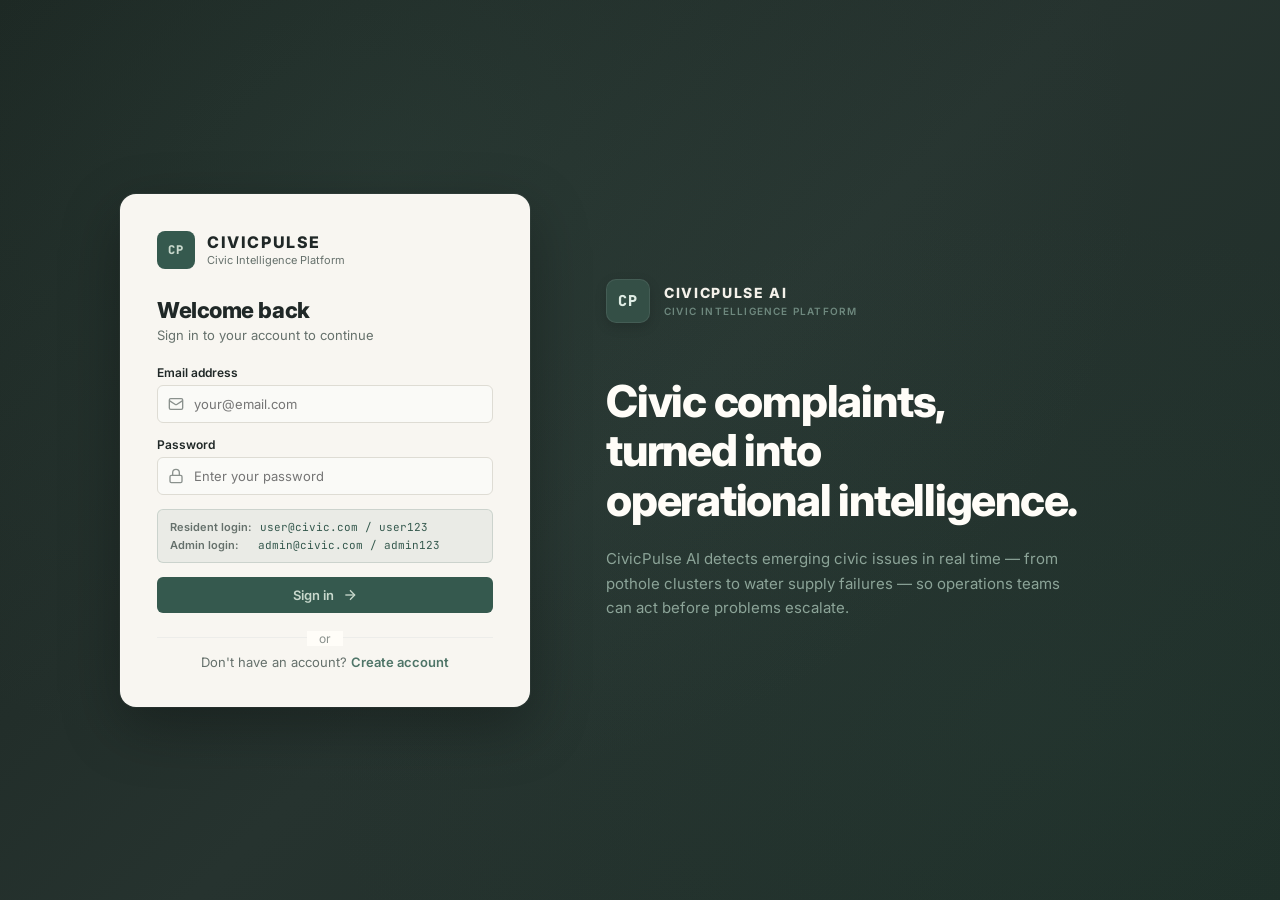
<file: frontend/index.html>
<!DOCTYPE html>
<html lang="en">
<head>
  <meta charset="UTF-8" />
  <meta name="viewport" content="width=device-width, initial-scale=1.0" />
  <title>CivicPulse — Civic Intelligence Platform</title>
  <meta name="description" content="CivicPulse: Monitor complaint activity, emerging incidents and operational patterns for smarter civic governance." />
  <link rel="preconnect" href="https://fonts.googleapis.com" />
  <link rel="preconnect" href="https://fonts.gstatic.com" crossorigin />
  <link href="https://fonts.googleapis.com/css2?family=Inter:wght@300;400;500;600;700;800&family=JetBrains+Mono:wght@400;500;600;700&display=swap" rel="stylesheet" />
  <link rel="stylesheet" href="style.css" />
</head>
<body>

  <div id="auth-screen" class="auth-screen">
    <div class="auth-page active">
      <div class="auth-container">
        <div class="auth-card glass-card">
          <div class="auth-logo">
            <div class="logo-icon">CP</div>
            <div>
              <div class="logo-name">CivicPulse</div>
              <div class="logo-tagline">Civic Intelligence Platform</div>
            </div>
          </div>

          <div class="auth-header">
            <h1 class="auth-title">Welcome back</h1>
            <p class="auth-subtitle">Sign in to your account to continue</p>
          </div>

          <div id="login-error" class="alert alert-error hidden">
            <svg width="16" height="16" viewBox="0 0 24 24" fill="none" stroke="currentColor" stroke-width="2"><circle cx="12" cy="12" r="10"/><line x1="12" y1="8" x2="12" y2="12"/><line x1="12" y1="16" x2="12.01" y2="16"/></svg>
            <span id="login-error-text">Invalid credentials. Please try again.</span>
          </div>

          <div id="registered-banner" class="alert alert-success hidden">
            <svg width="16" height="16" viewBox="0 0 24 24" fill="none" stroke="currentColor" stroke-width="2"><polyline points="20 6 9 17 4 12"/></svg>
            Account created! Please enter your password to sign in.
          </div>

          <form id="login-form" class="auth-form" novalidate>
            <div class="form-group">
              <label class="form-label" for="login-email">Email address</label>
              <div class="input-wrapper">
                <svg class="input-icon" width="16" height="16" viewBox="0 0 24 24" fill="none" stroke="currentColor" stroke-width="2"><rect x="2" y="4" width="20" height="16" rx="2"/><path d="m22 7-8.97 5.7a1.94 1.94 0 0 1-2.06 0L2 7"/></svg>
                <input type="email" id="login-email" class="form-input" placeholder="your@email.com" autocomplete="email" required />
              </div>
            </div>
            <div class="form-group">
              <label class="form-label" for="login-password">Password</label>
              <div class="input-wrapper">
                <svg class="input-icon" width="16" height="16" viewBox="0 0 24 24" fill="none" stroke="currentColor" stroke-width="2"><rect x="3" y="11" width="18" height="11" rx="2" ry="2"/><path d="M7 11V7a5 5 0 0 1 10 0v4"/></svg>
                <input type="password" id="login-password" class="form-input" placeholder="Enter your password" autocomplete="current-password" required />
              </div>
            </div>

            <!-- Demo hints: Clickable to auto-fill -->
            <div class="login-hint-box">
              <div class="hint-row" id="hint-user" title="Click to fill resident credentials">
                <span class="hint-label">Resident login:</span>
                <span class="hint-val">user@civic.com / user123</span>
              </div>
              <div class="hint-row" id="hint-admin" title="Click to fill operations admin credentials">
                <span class="hint-label">Admin login:</span>
                <span class="hint-val">admin@civic.com / admin123</span>
              </div>
            </div>

            <button type="submit" id="login-btn" class="btn btn-primary btn-full">
              <span>Sign in</span>
              <svg width="16" height="16" viewBox="0 0 24 24" fill="none" stroke="currentColor" stroke-width="2"><path d="M5 12h14"/><path d="m12 5 7 7-7 7"/></svg>
            </button>
          </form>

          <div class="auth-divider"><span>or</span></div>
          <p class="auth-switch">
            Don't have an account?
            <a href="register.html" id="go-register" class="link-btn">Create account</a>
          </p>
        </div>

        <div class="auth-visual signin-hero-side">
          <div class="signin-brand-header">
            <div class="signin-brand-icon">CP</div>
            <div class="signin-brand-text">
              <div class="signin-brand-title">CIVICPULSE AI</div>
              <div class="signin-brand-subtitle">CIVIC INTELLIGENCE PLATFORM</div>
            </div>
          </div>

          <div class="signin-hero-body">
            <h1 class="signin-hero-title">
              Civic complaints,<br>
              turned into<br>
              operational intelligence.
            </h1>
            <p class="signin-hero-desc">
              CivicPulse AI detects emerging civic issues in real time — from pothole clusters to water supply failures — so operations teams can act before problems escalate.
            </p>
          </div>
        </div>
      </div>
    </div>
  </div>

  <script src="data.js"></script>
  <script>
    // Check URL parameters (e.g. from registration)
    const urlParams = new URLSearchParams(window.location.search);
    const registeredEmail = urlParams.get('registered');
    if (registeredEmail) {
      document.getElementById('login-email').value = registeredEmail;
      document.getElementById('registered-banner').classList.remove('hidden');
      document.getElementById('login-password').focus();
    }

    // Auto-fill hints click handlers
    document.getElementById('hint-user').addEventListener('click', () => {
      document.getElementById('login-email').value = 'user@civic.com';
      document.getElementById('login-password').value = 'user123';
      document.getElementById('login-error').classList.add('hidden');
    });
    document.getElementById('hint-admin').addEventListener('click', () => {
      document.getElementById('login-email').value = 'admin@civic.com';
      document.getElementById('login-password').value = 'admin123';
      document.getElementById('login-error').classList.add('hidden');
    });

    // Login submit logic
    document.getElementById('login-form').addEventListener('submit', (e) => {
      e.preventDefault();
      const email = document.getElementById('login-email').value.trim().toLowerCase();
      const password = document.getElementById('login-password').value.trim();
      const errorEl = document.getElementById('login-error');
      const errorText = document.getElementById('login-error-text');

      if (!email || !password) {
        errorText.textContent = 'Please enter both email and password.';
        errorEl.classList.remove('hidden');
        return;
      }

      const users = getUsers();
      const user = users.find(u => u.email.toLowerCase() === email && u.password === password);

      if (user) {
        errorEl.classList.add('hidden');
        localStorage.setItem('civicpulse_session', JSON.stringify(user));

        if (user.role === 'admin') {
          window.location.href = 'admin-command.html';
        } else {
          window.location.href = 'user-request.html';
        }
      } else {
        errorText.textContent = 'Invalid email or password. Please try again.';
        errorEl.classList.remove('hidden');
      }
    });
  </script>
</body>
</html>
</file>
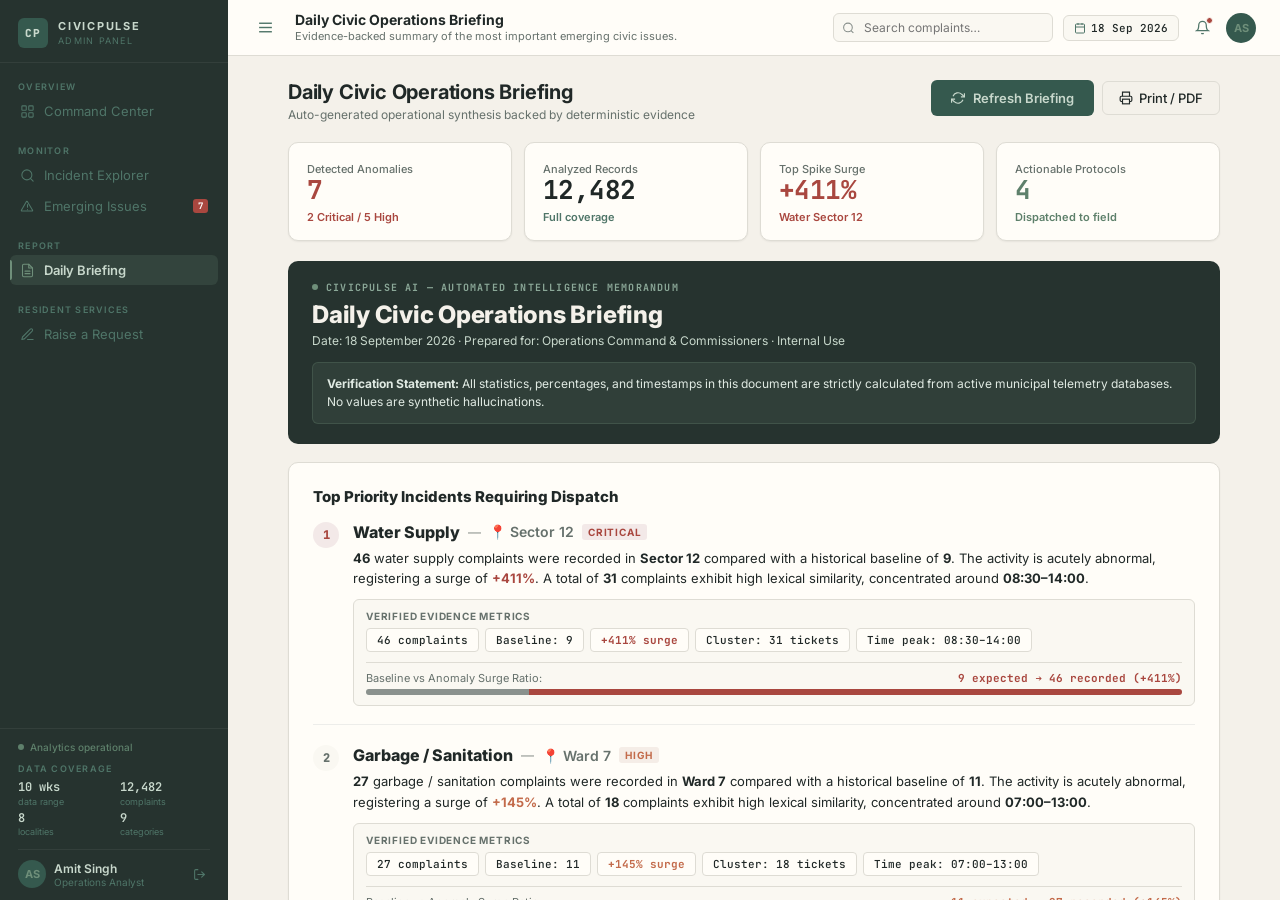
<file: frontend/admin-briefing.html>
<!DOCTYPE html>
<html lang="en">
<head>
  <meta charset="UTF-8" />
  <meta name="viewport" content="width=device-width, initial-scale=1.0" />
  <title>Daily Operations Briefing — CivicPulse Admin</title>
  <meta name="description" content="Automated daily civic operations synthesis and verified evidence memorandum." />
  <link rel="preconnect" href="https://fonts.googleapis.com" />
  <link rel="preconnect" href="https://fonts.gstatic.com" crossorigin />
  <link href="https://fonts.googleapis.com/css2?family=Inter:wght@300;400;500;600;700;800&family=JetBrains+Mono:wght@400;500;600;700&display=swap" rel="stylesheet" />
  <link rel="stylesheet" href="style.css" />
</head>
<body>

  <div class="app">
    <!-- Admin Sidebar -->
    <aside class="sidebar sidebar-admin" id="admin-sidebar">
      <div class="sidebar-logo">
        <div class="logo-icon-sm">CP</div>
        <div class="sidebar-logo-text">
          <div class="sidebar-brand">CivicPulse</div>
          <div class="sidebar-role">Admin Panel</div>
        </div>
      </div>

      <nav class="sidebar-nav">
        <div class="nav-group">
          <div class="nav-group-label">OVERVIEW</div>
          <a href="admin-command.html" class="nav-item">
            <svg width="15" height="15" viewBox="0 0 24 24" fill="none" stroke="currentColor" stroke-width="1.7" stroke-linecap="round" stroke-linejoin="round"><rect x="3" y="3" width="7" height="7" rx="1"/><rect x="14" y="3" width="7" height="7" rx="1"/><rect x="3" y="14" width="7" height="7" rx="1"/><rect x="14" y="14" width="7" height="7" rx="1"/></svg>
            <span>Command Center</span>
          </a>
        </div>

        <div class="nav-group">
          <div class="nav-group-label">MONITOR</div>
          <a href="admin-explorer.html" class="nav-item">
            <svg width="15" height="15" viewBox="0 0 24 24" fill="none" stroke="currentColor" stroke-width="1.7" stroke-linecap="round" stroke-linejoin="round"><circle cx="11" cy="11" r="8"/><path d="m21 21-4.35-4.35"/></svg>
            <span>Incident Explorer</span>
          </a>
          <a href="admin-emerging.html" class="nav-item">
            <svg width="15" height="15" viewBox="0 0 24 24" fill="none" stroke="currentColor" stroke-width="1.7" stroke-linecap="round" stroke-linejoin="round"><path d="m10.29 3.86-8.07 13.97a1 1 0 0 0 .88 1.5h16.15a1 1 0 0 0 .88-1.5L11.71 3.86a1 1 0 0 0-1.42 0z"/><line x1="12" y1="9" x2="12" y2="13"/><line x1="12" y1="17" x2="12.01" y2="17"/></svg>
            <span>Emerging Issues</span>
            <span class="nav-badge">7</span>
          </a>
        </div>

        <div class="nav-group">
          <div class="nav-group-label">REPORT</div>
          <a href="admin-briefing.html" class="nav-item active">
            <svg width="15" height="15" viewBox="0 0 24 24" fill="none" stroke="currentColor" stroke-width="1.7" stroke-linecap="round" stroke-linejoin="round"><path d="M14 2H6a2 2 0 0 0-2 2v16a2 2 0 0 0 2 2h12a2 2 0 0 0 2-2V8z"/><polyline points="14 2 14 8 20 8"/><line x1="16" y1="13" x2="8" y2="13"/><line x1="16" y1="17" x2="8" y2="17"/></svg>
            <span>Daily Briefing</span>
          </a>
        </div>

        <div class="nav-group">
          <div class="nav-group-label">RESIDENT SERVICES</div>
          <a href="admin-requests.html" class="nav-item">
            <svg width="15" height="15" viewBox="0 0 24 24" fill="none" stroke="currentColor" stroke-width="1.7" stroke-linecap="round" stroke-linejoin="round"><path d="M12 20h9"/><path d="M16.5 3.5a2.12 2.12 0 0 1 3 3L7 19l-4 1 1-4Z"/></svg>
            <span>Raise a Request</span>
          </a>
        </div>
      </nav>

      <div class="sidebar-footer">
        <div class="sidebar-status">
          <span class="status-dot"></span>
          <span class="status-text">Analytics operational</span>
        </div>
        <div class="sidebar-data-coverage">
          <div class="data-label">Data Coverage</div>
          <div class="data-grid">
            <div class="data-item"><div class="data-val">10 wks</div><div class="data-sub">data range</div></div>
            <div class="data-item"><div class="data-val">12,482</div><div class="data-sub">complaints</div></div>
            <div class="data-item"><div class="data-val">8</div><div class="data-sub">localities</div></div>
            <div class="data-item"><div class="data-val">9</div><div class="data-sub">categories</div></div>
          </div>
        </div>
        <div class="sidebar-user">
          <div class="user-avatar">AS</div>
          <div class="user-info">
            <div class="user-name">Amit Singh</div>
            <div class="user-role">Operations Analyst</div>
          </div>
          <button class="logout-btn" title="Sign out" onclick="doSignOut()">
            <svg width="13" height="13" viewBox="0 0 24 24" fill="none" stroke="currentColor" stroke-width="2" stroke-linecap="round" stroke-linejoin="round"><path d="M9 21H5a2 2 0 0 1-2-2V5a2 2 0 0 1 2-2h4"/><polyline points="16 17 21 12 16 7"/><line x1="21" y1="12" x2="9" y2="12"/></svg>
          </button>
        </div>
      </div>
    </aside>

    <!-- Main Content -->
    <div class="app-main">
      <header class="topnav">
        <button class="sidebar-toggle" title="Toggle Sidebar">
          <svg width="17" height="17" viewBox="0 0 24 24" fill="none" stroke="currentColor" stroke-width="2"><line x1="3" y1="6" x2="21" y2="6"/><line x1="3" y1="12" x2="21" y2="12"/><line x1="3" y1="18" x2="21" y2="18"/></svg>
        </button>
        <div class="topnav-title">
          <h1 class="page-title">Daily Civic Operations Briefing</h1>
          <p class="page-subtitle">Evidence-backed summary of the most important emerging civic issues.</p>
        </div>
        <div class="topnav-actions">
          <div class="search-box">
            <svg class="search-icon" width="13" height="13" viewBox="0 0 24 24" fill="none" stroke="#8A918D" stroke-width="2"><circle cx="11" cy="11" r="8"/><path d="m21 21-4.35-4.35"/></svg>
            <input type="text" class="search-input" placeholder="Search complaints…" onkeydown="if(event.key==='Enter') window.location.href='admin-explorer.html?q='+encodeURIComponent(this.value)" />
          </div>
          <div class="date-pill">
            <svg width="12" height="12" viewBox="0 0 24 24" fill="none" stroke="#4F7568" stroke-width="2"><rect x="3" y="4" width="18" height="18" rx="2"/><line x1="16" y1="2" x2="16" y2="6"/><line x1="8" y1="2" x2="8" y2="6"/><line x1="3" y1="10" x2="21" y2="10"/></svg>
            <span class="mono">18 Sep 2026</span>
          </div>
          <div class="notif-btn">
            <button class="icon-btn" id="notif-toggle">
              <svg width="15" height="15" viewBox="0 0 24 24" fill="none" stroke="currentColor" stroke-width="2"><path d="M18 8A6 6 0 0 0 6 8c0 7-3 9-3 9h18s-3-2-3-9"/><path d="M13.73 21a2 2 0 0 1-3.46 0"/></svg>
              <span class="notif-dot"></span>
            </button>
            <div class="notif-dropdown hidden" id="notif-dropdown">
              <div class="notif-header">Notifications</div>
              <div class="notif-item critical-notif" onclick="openIncidentDrawer('#1023')">
                <div class="notif-dot-item critical-dot"></div>
                <div class="notif-content"><div class="notif-title">New spike detected</div><div class="notif-desc">Water Supply · Sector 12</div></div>
                <div class="notif-time">2m ago</div>
              </div>
              <div class="notif-item" onclick="openIncidentDrawer('#1025')">
                <div class="notif-dot-item normal-dot"></div>
                <div class="notif-content"><div class="notif-title">Cluster updated</div><div class="notif-desc">Garbage · Ward 7 — 18 complaints</div></div>
                <div class="notif-time">14m ago</div>
              </div>
              <div class="notif-item">
                <div class="notif-dot-item normal-dot"></div>
                <div class="notif-content"><div class="notif-title">Briefing generated</div><div class="notif-desc">Daily briefing for 18 Sep 2026</div></div>
                <div class="notif-time">1h ago</div>
              </div>
            </div>
          </div>
          <div class="user-avatar-sm" onclick="doSignOut()" title="Click to sign out">AS</div>
        </div>
      </header>

      <main class="page-main">
        <div style="max-width: 980px; margin: 0 auto; padding: 24px; display: flex; flex-direction: column; gap: 20px;">
          <div style="display: flex; justify-content: space-between; align-items: flex-start; flex-wrap: wrap; gap: 12px;">
            <div>
              <h2 class="section-title">Daily Civic Operations Briefing</h2>
              <p class="section-subtitle">Auto-generated operational synthesis backed by deterministic evidence</p>
            </div>

            <div style="display: flex; gap: 8px; align-items: center;">
              <button class="btn btn-primary" id="refresh-btn" onclick="triggerRefresh()">
                <svg width="14" height="14" viewBox="0 0 24 24" fill="none" stroke="currentColor" stroke-width="2"><polyline points="23 4 23 10 17 10"/><polyline points="1 20 1 14 7 14"/><path d="M3.51 9a9 9 0 0 1 14.85-3.36L23 10M1 14l4.64 4.36A9 9 0 0 0 20.49 15"/></svg>
                <span>Refresh Briefing</span>
              </button>
              <button class="btn-secondary" onclick="window.print()">
                <svg width="14" height="14" viewBox="0 0 24 24" fill="none" stroke="currentColor" stroke-width="2"><polyline points="6 9 6 2 18 2 18 9"/><path d="M6 18H4a2 2 0 0 1-2-2v-5a2 2 0 0 1 2-2h16a2 2 0 0 1 2 2v5a2 2 0 0 1-2 2h-2"/><rect x="6" y="14" width="12" height="8"/></svg>
                <span>Print / PDF</span>
              </button>
            </div>
          </div>

          <!-- KPI Strip -->
          <div class="kpi-grid">
            <div class="kpi-card">
              <span class="kpi-label">Detected Anomalies</span>
              <div class="kpi-value" style="color: var(--critical);">7</div>
              <div class="kpi-delta" style="color: var(--critical);">2 Critical / 5 High</div>
            </div>
            <div class="kpi-card">
              <span class="kpi-label">Analyzed Records</span>
              <div class="kpi-value">12,482</div>
              <div class="kpi-delta" style="color: var(--accent2);">Full coverage</div>
            </div>
            <div class="kpi-card">
              <span class="kpi-label">Top Spike Surge</span>
              <div class="kpi-value" style="color: var(--critical);">+411%</div>
              <div class="kpi-delta" style="color: var(--critical);">Water Sector 12</div>
            </div>
            <div class="kpi-card">
              <span class="kpi-label">Actionable Protocols</span>
              <div class="kpi-value" style="color: var(--success);">4</div>
              <div class="kpi-delta" style="color: var(--success);">Dispatched to field</div>
            </div>
          </div>

          <!-- Refresh Loading Indicator -->
          <div id="briefing-loading" style="display: none; background: var(--bg-card); border-radius: var(--radius); border: 1px solid var(--border); padding: 40px; text-align: center;">
            <div class="spin" style="display: inline-block; width: 28px; height: 28px; border: 3px solid #DEDCD4; border-top-color: var(--accent2); border-radius: 50%; margin-bottom: 12px;"></div>
            <div style="font-size: 15px; font-weight: 700; color: var(--text-primary);">Synthesizing civic incident intelligence…</div>
            <div style="font-size: 12px; color: var(--text-muted); margin-top: 4px;">Computing cluster correlations and cross-department trends</div>
          </div>

          <!-- Briefing Document Card -->
          <div id="briefing-doc" style="display: flex; flex-direction: column; gap: 18px;">
            <div class="briefing-header-card">
              <div style="display: flex; align-items: center; gap: 8px; margin-bottom: 6px;">
                <span class="status-dot" style="background: #6F8F7A;"></span>
                <span style="font-family: var(--font-mono); font-size: 10px; font-weight: 700; letter-spacing: 0.12em; text-transform: uppercase; color: #8BA898;">
                  CIVICPULSE AI — AUTOMATED INTELLIGENCE MEMORANDUM
                </span>
              </div>
              <h1 style="font-size: 24px; font-weight: 800; letter-spacing: -0.01em; margin-bottom: 4px; color: #F4F1EA;">
                Daily Civic Operations Briefing
              </h1>
              <div style="font-size: 12px; color: var(--text-sidebar);">
                Date: 18 September 2026 · Prepared for: Operations Command & Commissioners · Internal Use
              </div>

              <div style="margin-top: 14px; padding: 12px 14px; background: rgba(111,143,122,0.14); border: 1px solid rgba(111,143,122,0.25); border-radius: 6px; font-size: 12px; color: #E0EAE3; line-height: 1.5;">
                <strong>Verification Statement:</strong> All statistics, percentages, and timestamps in this document are strictly calculated from active municipal telemetry databases. No values are synthetic hallucinations.
              </div>
            </div>

            <!-- Top Priority Incidents -->
            <div class="card" style="padding: 24px;">
              <div style="font-size: 15px; font-weight: 800; color: var(--text-primary); margin-bottom: 16px;">
                Top Priority Incidents Requiring Dispatch
              </div>

              <div style="display: flex; flex-direction: column; gap: 20px;" id="briefing-issues-list"></div>
            </div>

            <!-- Operational Recommendations -->
            <div class="card" style="padding: 24px;">
              <div style="font-size: 15px; font-weight: 800; color: var(--text-primary); margin-bottom: 14px;">
                Immediate Operational Action Protocols
              </div>

              <div style="display: flex; flex-direction: column; gap: 10px;">
                <div style="padding: 12px 14px; border-radius: 6px; background: #f3e9e8; border-left: 4px solid #A9473F; display: flex; gap: 12px; align-items: center;">
                  <span style="font-size: 10px; font-weight: 800; background: #fff; color: #A9473F; padding: 3px 8px; border-radius: 4px; text-transform: uppercase;">Immediate</span>
                  <span style="font-size: 13px; color: var(--text-primary);">Dispatch Water Pipeline Inspection Engineers to <strong>Sector 12</strong>. Major distribution failure likely.</span>
                </div>

                <div style="padding: 12px 14px; border-radius: 6px; background: #f6f0e4; border-left: 4px solid #B8873B; display: flex; gap: 12px; align-items: center;">
                  <span style="font-size: 10px; font-weight: 800; background: #fff; color: #B8873B; padding: 3px 8px; border-radius: 4px; text-transform: uppercase;">High Priority</span>
                  <span style="font-size: 13px; color: var(--text-primary);">Reroute municipal compaction vehicles to <strong>Ward 7</strong> to resolve 4-day sanitation accumulation.</span>
                </div>

                <div style="padding: 12px 14px; border-radius: 6px; background: #f6f0e4; border-left: 4px solid #B8873B; display: flex; gap: 12px; align-items: center;">
                  <span style="font-size: 10px; font-weight: 800; background: #fff; color: #B8873B; padding: 3px 8px; border-radius: 4px; text-transform: uppercase;">High Priority</span>
                  <span style="font-size: 13px; color: var(--text-primary);">Deploy asphalt cold-mix crew to <strong>Sector 4</strong> for emergency pothole patching on main school artery.</span>
                </div>

                <div style="padding: 12px 14px; border-radius: 6px; background: #eaeff0; border-left: 4px solid #5C7880; display: flex; gap: 12px; align-items: center;">
                  <span style="font-size: 10px; font-weight: 800; background: #fff; color: #5C7880; padding: 3px 8px; border-radius: 4px; text-transform: uppercase;">Monitoring</span>
                  <span style="font-size: 13px; color: var(--text-primary);">Maintain sensor telemetry on <strong>Ward 9</strong> electrical feeder lines; no immediate safety escalation yet.</span>
                </div>
              </div>
            </div>
          </div>
        </div>
      </main>
    </div>
  </div>

  <!-- Incident Detail Drawer -->
  <div id="drawer-overlay" class="drawer-overlay hidden"></div>
  <div id="detail-drawer" class="detail-drawer hidden">
    <div class="drawer-header">
      <div>
        <div class="drawer-label">INCIDENT DETAIL</div>
        <div class="drawer-title" id="drawer-title">Incident #1023</div>
      </div>
      <button class="icon-btn" id="drawer-close">
        <svg width="20" height="20" viewBox="0 0 24 24" fill="none" stroke="currentColor" stroke-width="2"><line x1="18" y1="6" x2="6" y2="18"/><line x1="6" y1="6" x2="18" y2="18"/></svg>
      </button>
    </div>
    <div class="drawer-body" id="drawer-body"></div>
  </div>

  <script src="data.js"></script>
  <script src="shared.js"></script>
  <script>
    initShell('admin');

    // Populate Top Priority Incidents via JavaScript
    const issuesListEl = document.getElementById('briefing-issues-list');
    issuesListEl.innerHTML = emergingIssues.map((issue, idx) => {
      const ac = getActivityColor(issue.activity);
      return `
        <div style="padding-bottom: 18px; border-bottom: ${idx < emergingIssues.length - 1 ? '1px solid var(--border2)' : 'none'};">
          <div style="display: flex; gap: 14px; align-items: flex-start;">
            <div style="width: 26px; height: 26px; border-radius: 50%; background: ${idx === 0 ? 'var(--critical-bg)' : 'var(--bg-card2)'}; color: ${idx === 0 ? 'var(--critical)' : 'var(--text-secondary)'}; display: flex; align-items: center; justify-content: center; font-weight: 800; font-size: 12px; font-family: var(--font-mono); flex-shrink: 0;">
              ${idx + 1}
            </div>

            <div style="flex: 1;">
              <div style="display: flex; align-items: center; gap: 8px; flex-wrap: wrap; margin-bottom: 6px;">
                <span style="font-size: 16px; font-weight: 800; color: var(--text-primary);">${escapeHtml(issue.category)}</span>
                <span style="font-size: 13px; color: var(--text-muted);">—</span>
                <span style="font-size: 14px; font-weight: 600; color: var(--text-secondary);">📍 ${escapeHtml(issue.location)}</span>
                ${renderActivityBadge(issue.activity)}
              </div>

              <p style="font-size: 13px; color: var(--text-primary); line-height: 1.6; margin: 0 0 10px;">
                <strong>${issue.complaints}</strong> ${issue.category.toLowerCase()} complaints were recorded in <strong>${escapeHtml(issue.location)}</strong> compared with a historical baseline of <strong>${issue.baseline}</strong>. The activity is acutely abnormal, registering a surge of <strong style="color: ${ac};">+${issue.increasePercent}%</strong>. A total of <strong>${issue.similarComplaints}</strong> complaints exhibit high lexical similarity, concentrated around <strong>${escapeHtml(issue.timeConcentration)}</strong>.
              </p>

              <div style="background: var(--bg-card2); border: 1px solid var(--border); border-radius: 6px; padding: 10px 12px;">
                <div style="font-size: 10px; font-weight: 700; color: var(--text-secondary); text-transform: uppercase; letter-spacing: 0.08em; margin-bottom: 6px;">
                  Verified Evidence Metrics
                </div>
                <div style="display: flex; flex-wrap: wrap; gap: 6px; margin-bottom: 10px;">
                  <span class="evidence-pill">${issue.complaints} complaints</span>
                  <span class="evidence-pill">Baseline: ${issue.baseline}</span>
                  <span class="evidence-pill" style="color: ${ac}; font-weight: 700;">+${issue.increasePercent}% surge</span>
                  <span class="evidence-pill">Cluster: ${issue.similarComplaints} tickets</span>
                  <span class="evidence-pill">Time peak: ${issue.timeConcentration}</span>
                </div>

                <!-- Interactive Comparative Surge Ratio Meter -->
                <div style="border-top: 1px solid var(--border); padding-top: 8px;">
                  <div style="display: flex; justify-content: space-between; font-size: 11px; margin-bottom: 4px;">
                    <span style="color: var(--text-secondary);">Baseline vs Anomaly Surge Ratio:</span>
                    <span class="mono" style="color: ${ac}; font-weight: 700;">${issue.baseline} expected ➔ ${issue.complaints} recorded (+${issue.increasePercent}%)</span>
                  </div>
                  <div style="height: 6px; background: #EDEDEA; border-radius: 3px; overflow: hidden; display: flex;">
                    <div style="height: 100%; width: ${Math.round((issue.baseline / issue.complaints) * 100)}%; background: #8A918D;" title="Baseline proportion (${issue.baseline})"></div>
                    <div style="height: 100%; width: ${100 - Math.round((issue.baseline / issue.complaints) * 100)}%; background: ${ac};" title="Excess surge proportion (+${issue.increasePercent}%)"></div>
                  </div>
                </div>
              </div>
            </div>
          </div>
        </div>
      `;
    }).join('');

    function triggerRefresh() {
      const loading = document.getElementById('briefing-loading');
      const doc = document.getElementById('briefing-doc');
      const btn = document.getElementById('refresh-btn');

      loading.style.display = 'block';
      doc.style.display = 'none';
      btn.disabled = true;

      setTimeout(() => {
        loading.style.display = 'none';
        doc.style.display = 'flex';
        btn.disabled = false;
      }, 1200);
    }
  </script>
</body>
</html>
</file>
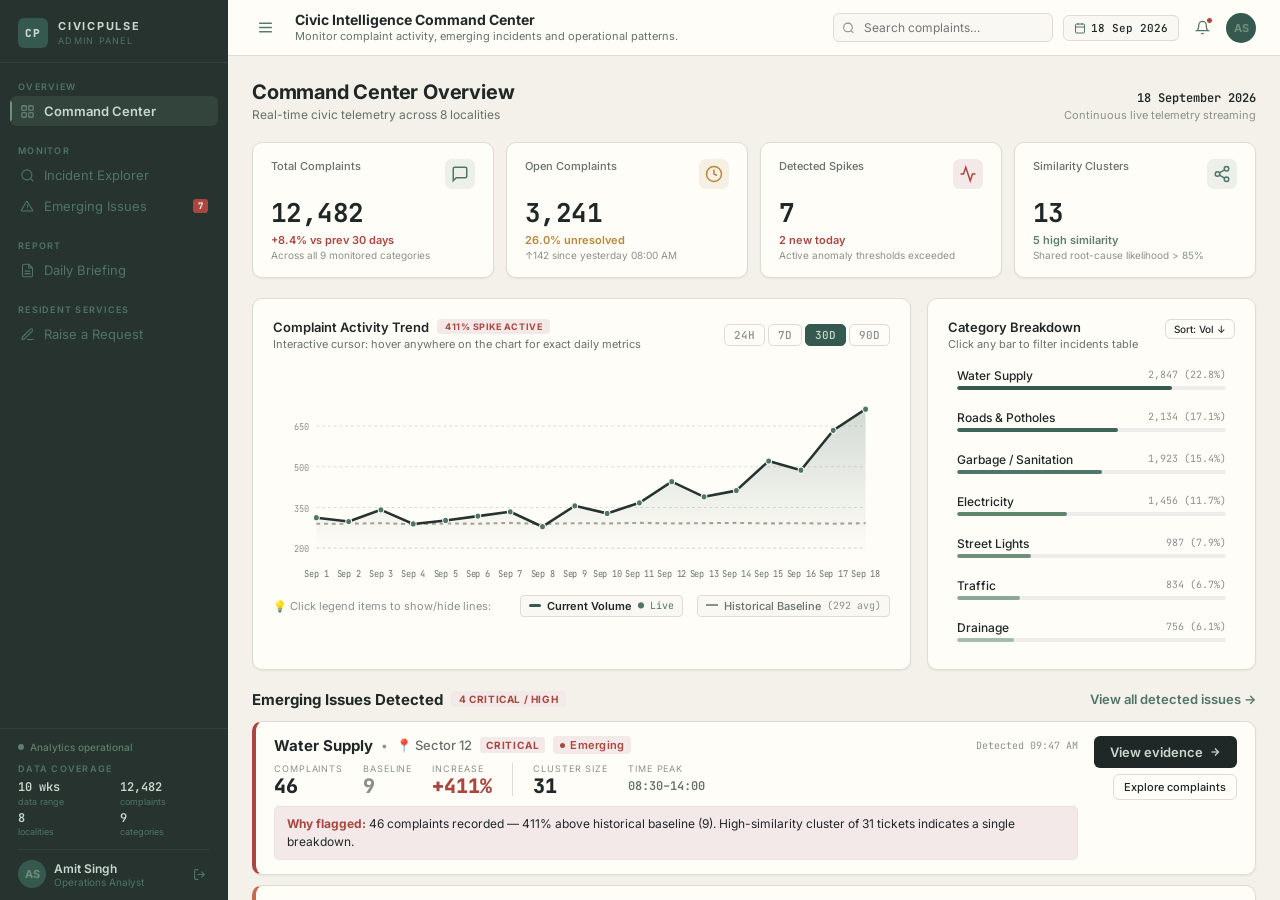
<file: frontend/admin-command.html>
<!DOCTYPE html>
<html lang="en">
<head>
  <meta charset="UTF-8" />
  <meta name="viewport" content="width=device-width, initial-scale=1.0" />
  <title>Command Center — CivicPulse Admin</title>
  <meta name="description" content="CivicPulse Operations Command Center: Live interactive telemetry, spike detection and incident clustering." />
  <link rel="preconnect" href="https://fonts.googleapis.com" />
  <link rel="preconnect" href="https://fonts.gstatic.com" crossorigin />
  <link href="https://fonts.googleapis.com/css2?family=Inter:wght@300;400;500;600;700;800&family=JetBrains+Mono:wght@400;500;600;700&display=swap" rel="stylesheet" />
  <link rel="stylesheet" href="style.css" />
</head>
<body>

  <div class="app">
    <!-- Admin Sidebar -->
    <aside class="sidebar sidebar-admin" id="admin-sidebar">
      <div class="sidebar-logo">
        <div class="logo-icon-sm">CP</div>
        <div class="sidebar-logo-text">
          <div class="sidebar-brand">CivicPulse</div>
          <div class="sidebar-role">Admin Panel</div>
        </div>
      </div>

      <nav class="sidebar-nav">
        <div class="nav-group">
          <div class="nav-group-label">OVERVIEW</div>
          <a href="admin-command.html" class="nav-item active">
            <svg width="15" height="15" viewBox="0 0 24 24" fill="none" stroke="currentColor" stroke-width="1.7" stroke-linecap="round" stroke-linejoin="round"><rect x="3" y="3" width="7" height="7" rx="1"/><rect x="14" y="3" width="7" height="7" rx="1"/><rect x="3" y="14" width="7" height="7" rx="1"/><rect x="14" y="14" width="7" height="7" rx="1"/></svg>
            <span>Command Center</span>
          </a>
        </div>

        <div class="nav-group">
          <div class="nav-group-label">MONITOR</div>
          <a href="admin-explorer.html" class="nav-item">
            <svg width="15" height="15" viewBox="0 0 24 24" fill="none" stroke="currentColor" stroke-width="1.7" stroke-linecap="round" stroke-linejoin="round"><circle cx="11" cy="11" r="8"/><path d="m21 21-4.35-4.35"/></svg>
            <span>Incident Explorer</span>
          </a>
          <a href="admin-emerging.html" class="nav-item">
            <svg width="15" height="15" viewBox="0 0 24 24" fill="none" stroke="currentColor" stroke-width="1.7" stroke-linecap="round" stroke-linejoin="round"><path d="m10.29 3.86-8.07 13.97a1 1 0 0 0 .88 1.5h16.15a1 1 0 0 0 .88-1.5L11.71 3.86a1 1 0 0 0-1.42 0z"/><line x1="12" y1="9" x2="12" y2="13"/><line x1="12" y1="17" x2="12.01" y2="17"/></svg>
            <span>Emerging Issues</span>
            <span class="nav-badge">7</span>
          </a>
        </div>

        <div class="nav-group">
          <div class="nav-group-label">REPORT</div>
          <a href="admin-briefing.html" class="nav-item">
            <svg width="15" height="15" viewBox="0 0 24 24" fill="none" stroke="currentColor" stroke-width="1.7" stroke-linecap="round" stroke-linejoin="round"><path d="M14 2H6a2 2 0 0 0-2 2v16a2 2 0 0 0 2 2h12a2 2 0 0 0 2-2V8z"/><polyline points="14 2 14 8 20 8"/><line x1="16" y1="13" x2="8" y2="13"/><line x1="16" y1="17" x2="8" y2="17"/></svg>
            <span>Daily Briefing</span>
          </a>
        </div>

        <div class="nav-group">
          <div class="nav-group-label">RESIDENT SERVICES</div>
          <a href="admin-requests.html" class="nav-item">
            <svg width="15" height="15" viewBox="0 0 24 24" fill="none" stroke="currentColor" stroke-width="1.7" stroke-linecap="round" stroke-linejoin="round"><path d="M12 20h9"/><path d="M16.5 3.5a2.12 2.12 0 0 1 3 3L7 19l-4 1 1-4Z"/></svg>
            <span>Raise a Request</span>
          </a>
        </div>
      </nav>

      <div class="sidebar-footer">
        <div class="sidebar-status">
          <span class="status-dot"></span>
          <span class="status-text">Analytics operational</span>
        </div>
        <div class="sidebar-data-coverage">
          <div class="data-label">Data Coverage</div>
          <div class="data-grid">
            <div class="data-item"><div class="data-val">10 wks</div><div class="data-sub">data range</div></div>
            <div class="data-item"><div class="data-val">12,482</div><div class="data-sub">complaints</div></div>
            <div class="data-item"><div class="data-val">8</div><div class="data-sub">localities</div></div>
            <div class="data-item"><div class="data-val">9</div><div class="data-sub">categories</div></div>
          </div>
        </div>
        <div class="sidebar-user">
          <div class="user-avatar">AS</div>
          <div class="user-info">
            <div class="user-name">Amit Singh</div>
            <div class="user-role">Operations Analyst</div>
          </div>
          <button class="logout-btn" title="Sign out" onclick="doSignOut()">
            <svg width="13" height="13" viewBox="0 0 24 24" fill="none" stroke="currentColor" stroke-width="2" stroke-linecap="round" stroke-linejoin="round"><path d="M9 21H5a2 2 0 0 1-2-2V5a2 2 0 0 1 2-2h4"/><polyline points="16 17 21 12 16 7"/><line x1="21" y1="12" x2="9" y2="12"/></svg>
          </button>
        </div>
      </div>
    </aside>

    <!-- Main Content -->
    <div class="app-main">
      <header class="topnav">
        <button class="sidebar-toggle" title="Toggle Sidebar">
          <svg width="17" height="17" viewBox="0 0 24 24" fill="none" stroke="currentColor" stroke-width="2"><line x1="3" y1="6" x2="21" y2="6"/><line x1="3" y1="12" x2="21" y2="12"/><line x1="3" y1="18" x2="21" y2="18"/></svg>
        </button>
        <div class="topnav-title">
          <h1 class="page-title">Civic Intelligence Command Center</h1>
          <p class="page-subtitle">Monitor complaint activity, emerging incidents and operational patterns.</p>
        </div>
        <div class="topnav-actions">
          <div class="search-box">
            <svg class="search-icon" width="13" height="13" viewBox="0 0 24 24" fill="none" stroke="#8A918D" stroke-width="2"><circle cx="11" cy="11" r="8"/><path d="m21 21-4.35-4.35"/></svg>
            <input type="text" id="admin-search" class="search-input" placeholder="Search complaints…" onkeydown="if(event.key==='Enter') window.location.href='admin-explorer.html?q='+encodeURIComponent(this.value)" />
          </div>
          <div class="date-pill">
            <svg width="12" height="12" viewBox="0 0 24 24" fill="none" stroke="#4F7568" stroke-width="2"><rect x="3" y="4" width="18" height="18" rx="2"/><line x1="16" y1="2" x2="16" y2="6"/><line x1="8" y1="2" x2="8" y2="6"/><line x1="3" y1="10" x2="21" y2="10"/></svg>
            <span class="mono">18 Sep 2026</span>
          </div>
          <div class="notif-btn">
            <button class="icon-btn" id="notif-toggle">
              <svg width="15" height="15" viewBox="0 0 24 24" fill="none" stroke="currentColor" stroke-width="2"><path d="M18 8A6 6 0 0 0 6 8c0 7-3 9-3 9h18s-3-2-3-9"/><path d="M13.73 21a2 2 0 0 1-3.46 0"/></svg>
              <span class="notif-dot"></span>
            </button>
            <div class="notif-dropdown hidden" id="notif-dropdown">
              <div class="notif-header">Notifications</div>
              <div class="notif-item critical-notif" onclick="openIncidentDrawer('#1023')">
                <div class="notif-dot-item critical-dot"></div>
                <div class="notif-content"><div class="notif-title">New spike detected</div><div class="notif-desc">Water Supply · Sector 12</div></div>
                <div class="notif-time">2m ago</div>
              </div>
              <div class="notif-item" onclick="openIncidentDrawer('#1025')">
                <div class="notif-dot-item normal-dot"></div>
                <div class="notif-content"><div class="notif-title">Cluster updated</div><div class="notif-desc">Garbage · Ward 7 — 18 complaints</div></div>
                <div class="notif-time">14m ago</div>
              </div>
              <div class="notif-item" onclick="window.location.href='admin-briefing.html'">
                <div class="notif-dot-item normal-dot"></div>
                <div class="notif-content"><div class="notif-title">Briefing generated</div><div class="notif-desc">Daily briefing for 18 Sep 2026</div></div>
                <div class="notif-time">1h ago</div>
              </div>
            </div>
          </div>
          <div class="user-avatar-sm" onclick="doSignOut()" title="Click to sign out">AS</div>
        </div>
      </header>

      <main class="page-main">
        <div style="padding: 24px; display: flex; flex-direction: column; gap: 20px;">
          <!-- Top Header Info -->
          <div style="display: flex; justify-content: space-between; align-items: flex-end; flex-wrap: wrap; gap: 12px;">
            <div>
              <h2 class="section-title">Command Center Overview</h2>
              <p class="section-subtitle">Real-time civic telemetry across 8 localities</p>
            </div>
            <div style="text-align: right;">
              <div class="mono" style="font-size: 12px; font-weight: 600; color: var(--text-primary);">18 September 2026</div>
              <div style="font-size: 11px; color: var(--text-muted); margin-top: 2px;">Continuous live telemetry streaming</div>
            </div>
          </div>

          <!-- 4 KPI Cards -->
          <div class="kpi-grid">
            <div class="kpi-card">
              <div class="kpi-header">
                <span class="kpi-label">Total Complaints</span>
                <div class="kpi-icon" style="background: rgba(79,117,104,0.1); color: var(--accent2);">
                  <svg width="18" height="18" viewBox="0 0 24 24" fill="none" stroke="currentColor" stroke-width="2"><path d="M21 15a2 2 0 0 1-2 2H7l-4 4V5a2 2 0 0 1 2-2h14a2 2 0 0 1 2 2z"/></svg>
                </div>
              </div>
              <div class="kpi-value">12,482</div>
              <div class="kpi-delta" style="color: var(--critical);">+8.4% vs prev 30 days</div>
              <div class="kpi-sub">Across all 9 monitored categories</div>
            </div>

            <div class="kpi-card">
              <div class="kpi-header">
                <span class="kpi-label">Open Complaints</span>
                <div class="kpi-icon" style="background: var(--warn-bg); color: var(--warn);">
                  <svg width="18" height="18" viewBox="0 0 24 24" fill="none" stroke="currentColor" stroke-width="2"><circle cx="12" cy="12" r="10"/><polyline points="12 6 12 12 16 14"/></svg>
                </div>
              </div>
              <div class="kpi-value">3,241</div>
              <div class="kpi-delta" style="color: var(--warn);">26.0% unresolved</div>
              <div class="kpi-sub">↑142 since yesterday 08:00 AM</div>
            </div>

            <div class="kpi-card">
              <div class="kpi-header">
                <span class="kpi-label">Detected Spikes</span>
                <div class="kpi-icon" style="background: var(--critical-bg); color: var(--critical);">
                  <svg width="18" height="18" viewBox="0 0 24 24" fill="none" stroke="currentColor" stroke-width="2"><polyline points="22 12 18 12 15 21 9 3 6 12 2 12"/></svg>
                </div>
              </div>
              <div class="kpi-value">7</div>
              <div class="kpi-delta" style="color: var(--critical);">2 new today</div>
              <div class="kpi-sub">Active anomaly thresholds exceeded</div>
            </div>

            <div class="kpi-card">
              <div class="kpi-header">
                <span class="kpi-label">Similarity Clusters</span>
                <div class="kpi-icon" style="background: rgba(79,117,104,0.1); color: var(--accent2);">
                  <svg width="18" height="18" viewBox="0 0 24 24" fill="none" stroke="currentColor" stroke-width="2"><circle cx="18" cy="5" r="3"/><circle cx="6" cy="12" r="3"/><circle cx="18" cy="19" r="3"/><line x1="8.59" y1="13.51" x2="15.42" y2="17.49"/><line x1="15.41" y1="6.51" x2="8.59" y2="10.49"/></svg>
                </div>
              </div>
              <div class="kpi-value">13</div>
              <div class="kpi-delta" style="color: var(--success);">5 high similarity</div>
              <div class="kpi-sub">Shared root-cause likelihood > 85%</div>
            </div>
          </div>

          <!-- Charts Row: Interactive SVG Chart + Interactive Category Bars -->
          <div style="display: grid; grid-template-columns: 2fr 1fr; gap: 16px;">
            <!-- Interactive SVG Trend Chart Card -->
            <div class="card" style="padding: 20px; position: relative;">
              <div class="chart-header">
                <div>
                  <div class="chart-title" style="display: flex; align-items: center; gap: 8px;">
                    <span>Complaint Activity Trend</span>
                    <span class="badge badge-critical" id="chart-spike-pill" style="font-size: 9px; cursor: pointer;" title="Active spike detected on Sep 18">411% SPIKE ACTIVE</span>
                  </div>
                  <div class="chart-subtitle">Interactive cursor: hover anywhere on the chart for exact daily metrics</div>
                </div>

                <div class="time-range-btns" id="time-btns">
                  <button class="time-btn" onclick="setChartRange('24H')">24H</button>
                  <button class="time-btn" onclick="setChartRange('7D')">7D</button>
                  <button class="time-btn active" onclick="setChartRange('30D')">30D</button>
                  <button class="time-btn" onclick="setChartRange('90D')">90D</button>
                </div>
              </div>

              <!-- Interactive Chart Canvas Slot -->
              <div style="height: 220px; width: 100%; position: relative;" id="trend-chart-slot"></div>

              <!-- Interactive Legend with dataset toggles -->
              <div style="display: flex; justify-content: space-between; align-items: center; margin-top: 10px; flex-wrap: wrap; gap: 8px;">
                <div style="font-size: 11px; color: var(--text-muted);">
                  💡 Click legend items to show/hide lines:
                </div>

                <div style="display: flex; gap: 14px;">
                  <div id="legend-current" onclick="toggleDataset('current')" style="display: flex; align-items: center; gap: 6px; font-size: 11px; color: var(--text-primary); cursor: pointer; padding: 3px 8px; border-radius: 4px; background: var(--bg-card2); border: 1px solid var(--border); transition: all 0.15s;" title="Click to toggle Current Activity">
                    <div style="width: 12px; height: 3px; background: var(--accent); border-radius: 2px;"></div>
                    <span style="font-weight: 600;">Current Volume</span>
                    <span class="mono" style="color: var(--accent2); font-size: 10px;" id="legend-current-val">● Live</span>
                  </div>

                  <div id="legend-baseline" onclick="toggleDataset('baseline')" style="display: flex; align-items: center; gap: 6px; font-size: 11px; color: var(--text-secondary); cursor: pointer; padding: 3px 8px; border-radius: 4px; background: var(--bg-card2); border: 1px solid var(--border); transition: all 0.15s;" title="Click to toggle Baseline">
                    <div style="width: 12px; height: 3px; border-top: 2px dashed #8A918D;"></div>
                    <span style="font-weight: 500;">Historical Baseline</span>
                    <span class="mono" style="color: var(--text-muted); font-size: 10px;">(292 avg)</span>
                  </div>
                </div>
              </div>
            </div>

            <!-- Interactive Category Distribution Card -->
            <div class="card" style="padding: 20px; display: flex; flex-direction: column;">
              <div style="display: flex; justify-content: space-between; align-items: flex-start; margin-bottom: 4px;">
                <div>
                  <div class="chart-title">Category Breakdown</div>
                  <div class="chart-subtitle">Click any bar to filter incidents table</div>
                </div>
                <button class="btn-secondary" id="sort-cat-btn" style="font-size: 10px; padding: 3px 8px;" onclick="toggleCategorySort()">
                  Sort: Vol ↓
                </button>
              </div>

              <div style="display: flex; flex-direction: column; gap: 6px; flex: 1; justify-content: space-around; margin-top: 6px;" id="cat-distribution-bars"></div>
            </div>
          </div>

          <!-- Emerging Issues Alert Cards -->
          <div>
            <div style="display: flex; justify-content: space-between; align-items: center; margin-bottom: 12px;">
              <div style="display: flex; align-items: center; gap: 8px;">
                <h3 style="font-size: 15px; font-weight: 700; color: var(--text-primary); margin: 0;">Emerging Issues Detected</h3>
                <span class="badge badge-critical">4 CRITICAL / HIGH</span>
              </div>
              <a href="admin-emerging.html" class="link-btn">
                View all detected issues →
              </a>
            </div>

            <div style="display: flex; flex-direction: column; gap: 10px;" id="cmd-issues-list"></div>
          </div>

          <!-- Map & Incidents Row -->
          <div style="display: grid; grid-template-columns: 1.15fr 1fr; gap: 16px;">
            <!-- Interactive Map Container -->
            <div class="card" style="padding: 20px;">
              <div style="display: flex; justify-content: space-between; align-items: center; margin-bottom: 8px;">
                <div>
                  <div class="chart-title">Geographic Spatial Density</div>
                  <div class="chart-subtitle">Click pins to inspect locality telemetry</div>
                </div>
                <!-- Locality Severity Filter Tabs -->
                <div style="display: flex; gap: 3px;">
                  <button class="time-btn active" id="map-f-all" onclick="filterMapSeverity('All')">All (8)</button>
                  <button class="time-btn" id="map-f-crit" onclick="filterMapSeverity('Critical')">Critical (1)</button>
                  <button class="time-btn" id="map-f-high" onclick="filterMapSeverity('High')">High (3)</button>
                </div>
              </div>

              <div class="map-container" id="admin-map" style="position: relative;"></div>
              <div id="map-info-box" class="map-info"></div>
            </div>

            <!-- Recent Incidents Table (with live filtering from charts/map) -->
            <div class="card" style="padding: 20px; overflow: hidden; display: flex; flex-direction: column;">
              <div style="display: flex; justify-content: space-between; align-items: center; margin-bottom: 8px;">
                <div>
                  <div class="chart-title">Recent Streamed Incidents</div>
                  <div class="chart-subtitle" id="table-filter-subtitle">Showing latest tickets</div>
                </div>
                <div style="display: flex; gap: 6px; align-items: center;">
                  <button class="btn-secondary hidden" id="clear-table-filter-btn" style="font-size: 10px; padding: 2px 7px;" onclick="clearTableFilter()">
                    Clear filter ✕
                  </button>
                  <a href="admin-explorer.html" class="link-btn" style="font-size: 11px;">Full explorer →</a>
                </div>
              </div>

              <div style="overflow-x: auto; flex: 1;">
                <table class="data-table">
                  <thead>
                    <tr>
                      <th>ID</th>
                      <th>Category</th>
                      <th>Location</th>
                      <th>Time</th>
                      <th>Status</th>
                    </tr>
                  </thead>
                  <tbody id="recent-incidents-tbody"></tbody>
                </table>
              </div>
            </div>
          </div>
        </div>
      </main>
    </div>
  </div>

  <!-- Incident Detail Drawer -->
  <div id="drawer-overlay" class="drawer-overlay hidden"></div>
  <div id="detail-drawer" class="detail-drawer hidden">
    <div class="drawer-header">
      <div>
        <div class="drawer-label">INCIDENT DETAIL</div>
        <div class="drawer-title" id="drawer-title">Incident #1023</div>
      </div>
      <button class="icon-btn" id="drawer-close">
        <svg width="20" height="20" viewBox="0 0 24 24" fill="none" stroke="currentColor" stroke-width="2"><line x1="18" y1="6" x2="6" y2="18"/><line x1="6" y1="6" x2="18" y2="18"/></svg>
      </button>
    </div>
    <div class="drawer-body" id="drawer-body"></div>
  </div>

  <!-- Evidence Panel -->
  <div id="evidence-overlay" class="drawer-overlay hidden"></div>
  <div id="evidence-panel" class="detail-drawer evidence-panel hidden">
    <div class="drawer-header">
      <div id="evidence-header-content"></div>
      <button class="icon-btn" id="evidence-close">
        <svg width="20" height="20" viewBox="0 0 24 24" fill="none" stroke="currentColor" stroke-width="2"><line x1="18" y1="6" x2="6" y2="18"/><line x1="6" y1="6" x2="18" y2="18"/></svg>
      </button>
    </div>
    <div class="drawer-body" id="evidence-body"></div>
  </div>

  <script src="data.js"></script>
  <script src="shared.js"></script>
  <script>
    initShell('admin');

    // ── Interactive State ──────────────────────────────────────
    let currentTimeRange = '30D';
    let showCurrentLine = true;
    let showBaselineLine = true;
    let categorySortOrder = 'desc'; // 'desc' | 'alpha'
    let selectedCategoryFilter = null;
    let selectedLocationFilter = null;
    let selectedDateFilter = null;
    let mapSeverityFilter = 'All';
    let selectedLocId = 'sector-12';

    // ── Interactive SVG Line Chart ─────────────────────────────
    function getChartSlice(range) {
      if (range === '24H') return trendData.slice(-4);
      if (range === '7D') return trendData.slice(-7);
      if (range === '90D') return trendData;
      return trendData;
    }

    function renderInteractiveSvgChart(range) {
      const slice = getChartSlice(range);
      const width = 640;
      const height = 210;
      const padding = { top: 20, right: 25, bottom: 30, left: 45 };

      const maxVal = Math.max(...slice.map(d => Math.max(d.current, d.baseline))) * 1.12;
      const minVal = 180;

      const chartW = width - padding.left - padding.right;
      const chartH = height - padding.top - padding.bottom;

      const getX = (idx) => padding.left + (idx / (slice.length - 1)) * chartW;
      const getY = (val) => padding.top + chartH - ((val - minVal) / (maxVal - minVal)) * chartH;

      const currentPoints = slice.map((d, i) => `${getX(i)},${getY(d.current)}`).join(' ');
      const baselinePoints = slice.map((d, i) => `${getX(i)},${getY(d.baseline)}`).join(' ');
      const yTicks = [200, 350, 500, 650];

      const selIdx = selectedDateFilter ? slice.findIndex(d => d.date === selectedDateFilter) : -1;

      // Build SVG
      const container = document.getElementById('trend-chart-slot');
      container.innerHTML = `
        <div id="chart-tooltip" class="chart-tooltip-box" style="opacity: 0; transform: translate(-50%, -100%);"></div>

        <svg class="chart-svg" id="main-trend-svg" viewBox="0 0 ${width} ${height}" preserveAspectRatio="none" style="width: 100%; height: 100%; overflow: visible; cursor: crosshair;">
          <defs>
            <linearGradient id="areaGrad" x1="0" y1="0" x2="0" y2="1">
              <stop offset="0%" stop-color="#4F7568" stop-opacity="0.25" />
              <stop offset="100%" stop-color="#4F7568" stop-opacity="0.0" />
            </linearGradient>
          </defs>

          <!-- Horizontal Grid Lines -->
          ${yTicks.map(t => {
            const y = getY(t);
            return `
              <line x1="${padding.left}" y1="${y}" x2="${width - padding.right}" y2="${y}" stroke="#DEDCD4" stroke-width="1" stroke-dasharray="3 3" />
              <text x="${padding.left - 8}" y="${y + 4}" text-anchor="end" font-family="'JetBrains Mono', monospace" font-size="9" fill="#8A918D">${t}</text>
            `;
          }).join('')}

          <!-- Shaded Area Under Current Curve -->
          ${showCurrentLine ? `
            <polygon fill="url(#areaGrad)" points="${getX(0)},${height - padding.bottom} ${currentPoints} ${getX(slice.length - 1)},${height - padding.bottom}" />
          ` : ''}

          <!-- Baseline Dashed Polyline -->
          <polyline id="svg-baseline-line" fill="none" stroke="#A6A298" stroke-width="2" stroke-dasharray="4 4" points="${baselinePoints}" style="opacity: ${showBaselineLine ? '1' : '0.15'}; transition: opacity 0.25s;" />

          <!-- Current Volume Solid Polyline -->
          <polyline id="svg-current-line" fill="none" stroke="#26332F" stroke-width="2.5" stroke-linecap="round" stroke-linejoin="round" points="${currentPoints}" style="opacity: ${showCurrentLine ? '1' : '0.15'}; transition: opacity 0.25s;" />

          <!-- Selected Date Indicator -->
          ${selIdx !== -1 ? `
            <line x1="${getX(selIdx)}" y1="${padding.top}" x2="${getX(selIdx)}" y2="${height - padding.bottom}" stroke="#35594E" stroke-width="2" stroke-dasharray="3 3" />
            <circle cx="${getX(selIdx)}" cy="${getY(slice[selIdx].current)}" r="8" fill="#35594E" stroke="#FFFDF8" stroke-width="2.5" />
            <circle cx="${getX(selIdx)}" cy="${getY(slice[selIdx].current)}" r="14" fill="none" stroke="#4F7568" stroke-width="1.5" opacity="0.6" />
          ` : ''}

          <!-- Interactive Vertical Crosshair -->
          <line id="svg-crosshair" x1="0" y1="${padding.top}" x2="0" y2="${height - padding.bottom}" stroke="#4F7568" stroke-width="1.5" stroke-dasharray="2 2" style="display: none;" />

          <!-- Active Hover Circles -->
          <circle id="hover-dot-current" r="6" fill="#35594E" stroke="#FFFDF8" stroke-width="2" style="display: none; transition: r 0.1s;" />
          <circle id="hover-dot-baseline" r="5" fill="#8A918D" stroke="#FFFDF8" stroke-width="1.5" style="display: none;" />

          <!-- Regular Data Points -->
          ${slice.map((d, i) => {
            const isSel = (selectedDateFilter === d.date);
            return `
              <circle cx="${getX(i)}" cy="${getY(d.current)}" r="${isSel ? 6 : 3}" fill="${isSel ? '#35594E' : '#4F7568'}" stroke="#FFFDF8" stroke-width="${isSel ? 2 : 1}" style="opacity: ${showCurrentLine ? '1' : '0'}; cursor: pointer;" />
              <text x="${getX(i)}" y="${height - 8}" text-anchor="middle" font-family="'JetBrains Mono', monospace" font-size="9" font-weight="${isSel ? '700' : '400'}" fill="${isSel ? '#202827' : '#66716C'}">${escapeHtml(d.date)}</text>
            `;
          }).join('')}
        </svg>
      `;

      // Attach mouse tracking for tooltip & crosshair
      const svg = document.getElementById('main-trend-svg');
      const tooltip = document.getElementById('chart-tooltip');
      const crosshair = document.getElementById('svg-crosshair');
      const dotCurrent = document.getElementById('hover-dot-current');
      const dotBaseline = document.getElementById('hover-dot-baseline');

      svg.addEventListener('mousemove', (e) => {
        const rect = svg.getBoundingClientRect();
        const clientX = e.clientX - rect.left;
        const normalizedX = (clientX / rect.width) * width;

        // Find closest point in slice
        let closestIdx = 0;
        let minDiff = Infinity;
        slice.forEach((d, i) => {
          const diff = Math.abs(getX(i) - normalizedX);
          if (diff < minDiff) {
            minDiff = diff;
            closestIdx = i;
          }
        });

        const d = slice[closestIdx];
        const ptX = getX(closestIdx);
        const ptYCurrent = getY(d.current);
        const ptYBaseline = getY(d.baseline);

        // Update crosshair
        crosshair.setAttribute('x1', ptX);
        crosshair.setAttribute('x2', ptX);
        crosshair.style.display = 'block';

        // Update dots
        if (showCurrentLine) {
          dotCurrent.setAttribute('cx', ptX);
          dotCurrent.setAttribute('cy', ptYCurrent);
          dotCurrent.style.display = 'block';
        }
        if (showBaselineLine) {
          dotBaseline.setAttribute('cx', ptX);
          dotBaseline.setAttribute('cy', ptYBaseline);
          dotBaseline.style.display = 'block';
        }

        // Calculate delta percent
        const delta = Math.round(((d.current - d.baseline) / d.baseline) * 100);
        const isSpike = delta > 50;
        const isSel = (selectedDateFilter === d.date);

        // Position & populate tooltip
        tooltip.innerHTML = `
          <div class="chart-tooltip-date">${escapeHtml(d.date)}, 2026 ${isSel ? '✓ (Active Filter)' : ''}</div>
          <div class="chart-tooltip-row">
            <span style="color: #6F8F7A;">● Actual Volume:</span>
            <strong class="mono" style="color: #FFFDF8;">${d.current}</strong>
          </div>
          <div class="chart-tooltip-row">
            <span style="color: #C5C2B8;">○ Baseline Rate:</span>
            <strong class="mono" style="color: #C8D8CC;">${d.baseline}</strong>
          </div>
          <div class="chart-tooltip-badge" style="background: ${isSpike ? '#A9473F' : '#5E806B'}; color: #FFFDF8;">
            ${delta >= 0 ? `+${delta}% above expected` : `${delta}% below expected`}
          </div>
          <div style="margin-top: 6px; font-size: 9px; color: #C8D8CC; text-align: center; border-top: 1px solid rgba(255,255,255,0.1); padding-top: 4px;">
            ${isSel ? 'Click to deselect date' : 'Click to filter incidents table ↡'}<br/>Double-click to open Explorer ↗
          </div>
        `;

        const tooltipX = (ptX / width) * rect.width;
        const tooltipY = (ptYCurrent / height) * rect.height - 10;

        tooltip.style.left = `${Math.max(85, Math.min(rect.width - 85, tooltipX))}px`;
        tooltip.style.top = `${Math.max(10, tooltipY)}px`;
        tooltip.style.opacity = '1';
      });

      svg.addEventListener('mouseleave', () => {
        tooltip.style.opacity = '0';
        crosshair.style.display = 'none';
        dotCurrent.style.display = 'none';
        dotBaseline.style.display = 'none';
      });

      svg.addEventListener('click', (e) => {
        const rect = svg.getBoundingClientRect();
        const clientX = e.clientX - rect.left;
        const normalizedX = (clientX / rect.width) * width;
        let closestIdx = 0;
        let minDiff = Infinity;
        slice.forEach((d, i) => {
          const diff = Math.abs(getX(i) - normalizedX);
          if (diff < minDiff) { minDiff = diff; closestIdx = i; }
        });
        const d = slice[closestIdx];
        if (selectedDateFilter === d.date) {
          selectedDateFilter = null;
        } else {
          selectedDateFilter = d.date;
        }
        renderInteractiveSvgChart(currentTimeRange);
        renderRecentIncidents();
      });

      svg.addEventListener('dblclick', (e) => {
        const rect = svg.getBoundingClientRect();
        const clientX = e.clientX - rect.left;
        const normalizedX = (clientX / rect.width) * width;
        let closestIdx = 0;
        let minDiff = Infinity;
        slice.forEach((d, i) => {
          const diff = Math.abs(getX(i) - normalizedX);
          if (diff < minDiff) { minDiff = diff; closestIdx = i; }
        });
        const d = slice[closestIdx];
        window.location.href = `admin-explorer.html?date=${encodeURIComponent(d.date)}`;
      });
    }

    function setChartRange(r) {
      currentTimeRange = r;
      renderInteractiveSvgChart(r);
      document.querySelectorAll('#time-btns .time-btn').forEach(btn => {
        btn.classList.toggle('active', btn.textContent.trim() === r);
      });
    }

    function toggleDataset(type) {
      if (type === 'current') {
        showCurrentLine = !showCurrentLine;
        const pill = document.getElementById('legend-current');
        pill.style.opacity = showCurrentLine ? '1' : '0.5';
      } else {
        showBaselineLine = !showBaselineLine;
        const pill = document.getElementById('legend-baseline');
        pill.style.opacity = showBaselineLine ? '1' : '0.5';
      }
      renderInteractiveSvgChart(currentTimeRange);
    }

    setChartRange('30D');

    // ── Interactive Category Distribution ──────────────────────
    function renderCategoryBars() {
      let cats = [...categoryData.slice(0, 7)];
      if (categorySortOrder === 'alpha') {
        cats.sort((a, b) => a.category.localeCompare(b.category));
      } else {
        cats.sort((a, b) => b.count - a.count);
      }

      document.getElementById('cat-distribution-bars').innerHTML = cats.map((cat, i) => {
        const isSelected = (selectedCategoryFilter === cat.category);
        return `
          <div class="cat-bar-interactive ${isSelected ? 'active' : ''}" onclick="filterTableByCategory('${escapeHtml(cat.category)}')" title="Click to filter incidents to ${escapeHtml(cat.category)}">
            <div class="cat-bar-header">
              <span class="cat-bar-name" style="font-weight: ${isSelected ? '700' : '500'}; color: ${isSelected ? 'var(--accent)' : 'var(--text-primary)'};">
                ${isSelected ? '✓ ' : ''}${escapeHtml(cat.category)}
              </span>
              <span class="cat-bar-count mono">${cat.count.toLocaleString()} (${cat.pct}%)</span>
            </div>
            <div class="cat-bar-track">
              <div class="cat-bar-fill" style="width: ${cat.pct * 3.5}%; background: ${CATEGORY_COLORS[i] || 'var(--accent)'};"></div>
            </div>
          </div>
        `;
      }).join('');
    }

    function toggleCategorySort() {
      categorySortOrder = (categorySortOrder === 'desc') ? 'alpha' : 'desc';
      document.getElementById('sort-cat-btn').textContent = (categorySortOrder === 'desc') ? 'Sort: Vol ↓' : 'Sort: A-Z';
      renderCategoryBars();
    }

    renderCategoryBars();

    // ── Interactive Map ────────────────────────────────────────
    function filterMapSeverity(severity) {
      mapSeverityFilter = severity;
      ['all', 'crit', 'high'].forEach(id => {
        const btn = document.getElementById(`map-f-${id}`);
        if (btn) btn.classList.remove('active');
      });
      if (severity === 'All') document.getElementById('map-f-all').classList.add('active');
      if (severity === 'Critical') document.getElementById('map-f-crit').classList.add('active');
      if (severity === 'High') document.getElementById('map-f-high').classList.add('active');
      renderMap();
    }

    function renderMap() {
      let pins = mapLocations;
      if (mapSeverityFilter !== 'All') {
        pins = mapLocations.filter(loc => loc.activity === mapSeverityFilter);
      }

      document.getElementById('admin-map').innerHTML = `
        <svg class="map-grid-svg">
          <defs>
            <pattern id="grid-p" width="30" height="30" patternUnits="userSpaceOnUse">
              <path d="M 30 0 L 0 0 0 30" fill="none" stroke="#DEDCD4" stroke-width="0.75" stroke-dasharray="2 2" />
            </pattern>
          </defs>
          <rect width="100%" height="100%" fill="url(#grid-p)" />
          <ellipse cx="50%" cy="50%" rx="44%" ry="40%" fill="none" stroke="#8A918D" stroke-width="1" stroke-dasharray="5 5" opacity="0.3" />
        </svg>

        ${pins.map(loc => {
          const c = getActivityColor(loc.activity);
          const isSelected = (loc.id === selectedLocId);
          const isCriticalOrHigh = (loc.activity === 'Critical' || loc.activity === 'High');
          const size = Math.max(22, Math.min(38, loc.complaints * 0.75));

          return `
            <div class="map-pin ${isSelected ? 'selected' : ''}" style="left: ${loc.x}%; top: ${loc.y}%;" onclick="selectMapPin('${loc.id}', '${escapeHtml(loc.name)}')" title="${loc.name}: ${loc.complaints} complaints">
              <div class="map-pin-circle" style="width: ${size}px; height: ${size}px; border-color: ${c}; background: ${c}22; ${isSelected ? `box-shadow: 0 0 0 3px ${c};` : ''}; position: relative;">
                ${isCriticalOrHigh ? `<div class="radar-beacon" style="color: ${c};"></div>` : ''}
                <div class="map-pin-inner" style="width: ${size * 0.4}px; height: ${size * 0.4}px; background: ${c};"></div>
              </div>
              <div class="map-pin-label">${escapeHtml(loc.name)} (${loc.complaints})</div>
            </div>
          `;
        }).join('')}

        <div class="map-legend">
          <div class="legend-item"><div class="legend-dot" style="background: var(--critical);"></div><span class="legend-text">Critical</span></div>
          <div class="legend-item"><div class="legend-dot" style="background: var(--high);"></div><span class="legend-text">High</span></div>
          <div class="legend-item"><div class="legend-dot" style="background: var(--medium);"></div><span class="legend-text">Medium</span></div>
        </div>
      `;

      const loc = mapLocations.find(l => l.id === selectedLocId) || mapLocations[0];
      const ac = getActivityColor(loc.activity);
      const inc = Math.round(((loc.complaints - loc.baseline) / loc.baseline) * 100);

      document.getElementById('map-info-box').innerHTML = `
        <div style="display: flex; justify-content: space-between; align-items: center;">
          <div>
            <div style="font-size: 13px; font-weight: 700; color: var(--text-primary); display: flex; align-items: center; gap: 6px;">
              <span>${escapeHtml(loc.name)}</span>
              ${renderActivityBadge(loc.activity)}
            </div>
            <div style="font-size: 11px; color: var(--text-secondary); margin-top: 2px;">Primary driver: ${escapeHtml(loc.category)}</div>
          </div>
          <div style="text-align: right;">
            <div class="mono" style="font-size: 20px; font-weight: 800; color: var(--text-primary); line-height: 1;">${loc.complaints}</div>
            <div style="font-size: 10px; color: var(--text-muted); text-transform: uppercase;">Incidents</div>
          </div>
        </div>
        <div style="display: flex; justify-content: space-between; align-items: center; margin-top: 8px; padding-top: 8px; border-top: 1px solid var(--border); font-size: 11px;">
          <span style="color: var(--text-secondary);">Historical baseline: <strong class="mono">${loc.baseline}</strong> (${inc >= 0 ? `+${inc}% surge` : `${inc}%`})</span>
          <button class="btn-secondary" style="font-size: 10px; padding: 3px 8px;" onclick="window.location.href='admin-explorer.html?loc=${encodeURIComponent(loc.name)}'">
            Inspect Ward →
          </button>
        </div>
      `;
    }

    function selectMapPin(id, name) {
      selectedLocId = id;
      selectedLocationFilter = name;
      renderMap();
      renderRecentIncidents();
    }

    renderMap();

    // ── Interactive Recent Incidents Table ──────────────────────
    function filterTableByCategory(cat) {
      if (selectedCategoryFilter === cat) {
        selectedCategoryFilter = null;
      } else {
        selectedCategoryFilter = cat;
      }
      renderCategoryBars();
      renderRecentIncidents();
    }

    function clearTableFilter() {
      selectedCategoryFilter = null;
      selectedLocationFilter = null;
      renderCategoryBars();
      renderRecentIncidents();
    }

    function renderRecentIncidents() {
      let filtered = [...complaints];
      if (selectedCategoryFilter) {
        filtered = filtered.filter(c => c.category === selectedCategoryFilter);
      }
      if (selectedLocationFilter) {
        filtered = filtered.filter(c => c.location === selectedLocationFilter);
      }

      const subtitle = document.getElementById('table-filter-subtitle');
      const clearBtn = document.getElementById('clear-table-filter-btn');

      if (selectedCategoryFilter || selectedLocationFilter) {
        subtitle.textContent = `Filtered by: ${[selectedCategoryFilter, selectedLocationFilter].filter(Boolean).join(' • ')}`;
        clearBtn.classList.remove('hidden');
      } else {
        subtitle.textContent = 'Showing latest streamed tickets';
        clearBtn.classList.add('hidden');
      }

      const paged = filtered.slice(0, 7);
      const tbody = document.getElementById('recent-incidents-tbody');

      if (paged.length === 0) {
        tbody.innerHTML = `<tr><td colspan="5" style="text-align: center; padding: 24px; color: var(--text-muted);">No complaints match the active filter.</td></tr>`;
        return;
      }

      tbody.innerHTML = paged.map(c => `
        <tr onclick="openIncidentDrawer('${c.id}')" title="Click to inspect ${c.id}">
          <td class="mono" style="font-weight: 600; color: var(--accent2);">${escapeHtml(c.id)}</td>
          <td style="font-weight: 500;">${escapeHtml(c.category)}</td>
          <td style="color: var(--text-secondary);">${escapeHtml(c.location)}</td>
          <td class="mono" style="font-size: 11px; color: var(--text-muted);">${escapeHtml(c.timestamp)}</td>
          <td>${renderStatusBadge(c.status)}</td>
        </tr>
      `).join('');
    }

    renderRecentIncidents();

    // ── Emerging Issues Cards ──────────────────────────────────
    document.getElementById('cmd-issues-list').innerHTML = emergingIssues.map(issue => {
      const ac = getActivityColor(issue.activity);
      const ab = getActivityBg(issue.activity);
      const ic = issue.increasePercent >= 300 ? '#A9473F' : (issue.increasePercent >= 100 ? '#C36B4B' : '#B8873B');
      const whyText = issue.increasePercent >= 300
        ? `${issue.complaints} complaints recorded — ${issue.increasePercent}% above historical baseline (${issue.baseline}). High-similarity cluster of ${issue.similarComplaints} tickets indicates a single breakdown.`
        : `${issue.complaints} complaints recorded — ${issue.increasePercent}% above baseline (${issue.baseline}). Cluster of ${issue.similarComplaints} complaints concentrated between ${issue.timeConcentration}.`;

      return `
        <div class="issue-card" style="border-left-color: ${ac};">
          <div>
            <div style="display: flex; align-items: center; gap: 8px; flex-wrap: wrap; margin-bottom: 8px;">
              <span style="font-size: 15px; font-weight: 700; color: var(--text-primary);">${escapeHtml(issue.category)}</span>
              <span style="font-size: 12px; color: var(--text-muted);">•</span>
              <span style="font-size: 13px; color: var(--text-secondary); font-weight: 500;">📍 ${escapeHtml(issue.location)}</span>
              ${renderActivityBadge(issue.activity)}
              ${renderStatusBadge(issue.status)}
              <span class="mono" style="font-size: 10px; color: var(--text-muted); margin-left: auto;">Detected ${escapeHtml(issue.detectedAt)}</span>
            </div>

            <div class="issue-card-stats">
              <div class="issue-stat">
                <div class="issue-stat-label">Complaints</div>
                <div class="issue-stat-val">${issue.complaints}</div>
              </div>
              <div class="issue-stat">
                <div class="issue-stat-label">Baseline</div>
                <div class="issue-stat-val" style="color: var(--text-muted);">${issue.baseline}</div>
              </div>
              <div class="issue-stat">
                <div class="issue-stat-label">Increase</div>
                <div class="issue-stat-val" style="color: ${ic};">+${issue.increasePercent}%</div>
              </div>
              <div class="issue-stat issue-stat-sep">
                <div class="issue-stat-label">Cluster Size</div>
                <div class="issue-stat-val">${issue.similarComplaints}</div>
              </div>
              <div class="issue-stat">
                <div class="issue-stat-label">Time Peak</div>
                <div class="mono" style="font-size: 12px; font-weight: 600; color: var(--text-secondary); margin-top: 4px;">${escapeHtml(issue.timeConcentration)}</div>
              </div>
            </div>

            <div class="why-flagged" style="background: ${ab}; border: 1px solid rgba(0,0,0,0.04);">
              <strong style="color: ${ac};">Why flagged: </strong>
              <span>${escapeHtml(whyText)}</span>
            </div>
          </div>

          <div style="display: flex; flex-direction: column; gap: 6px; align-items: flex-end;">
            <button class="btn-dark" onclick="openEvidencePanel('${issue.id}')">
              <span>View evidence</span>
              <svg width="12" height="12" viewBox="0 0 24 24" fill="none" stroke="currentColor" stroke-width="2.5"><path d="M5 12h14"/><path d="m12 5 7 7-7 7"/></svg>
            </button>
            <a href="admin-explorer.html?cat=${encodeURIComponent(issue.category)}&loc=${encodeURIComponent(issue.location)}" class="btn-secondary" style="font-size: 11px; padding: 5px 10px; text-decoration: none;">
              Explore complaints
            </a>
          </div>
        </div>
      `;
    }).join('');
  </script>
</body>
</html>
</file>
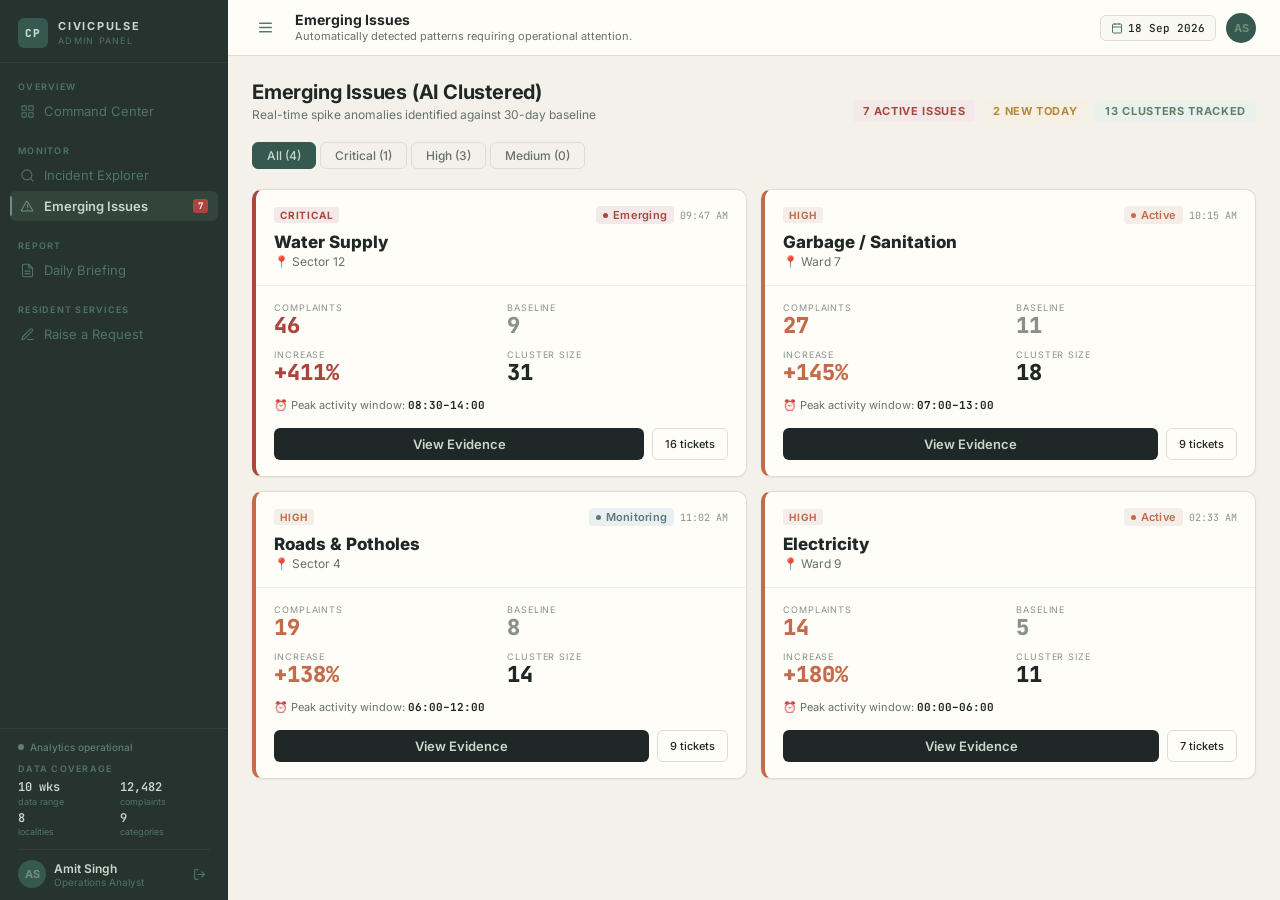
<file: frontend/admin-emerging.html>
<!DOCTYPE html>
<html lang="en">
<head>
  <meta charset="UTF-8" />
  <meta name="viewport" content="width=device-width, initial-scale=1.0" />
  <title>Emerging Issues — CivicPulse Admin</title>
  <meta name="description" content="AI detected emerging civic clusters and anomaly patterns." />
  <link rel="preconnect" href="https://fonts.googleapis.com" />
  <link rel="preconnect" href="https://fonts.gstatic.com" crossorigin />
  <link href="https://fonts.googleapis.com/css2?family=Inter:wght@300;400;500;600;700;800&family=JetBrains+Mono:wght@400;500;600;700&display=swap" rel="stylesheet" />
  <link rel="stylesheet" href="style.css" />
</head>
<body>

  <div class="app">
    <!-- Admin Sidebar -->
    <aside class="sidebar sidebar-admin" id="admin-sidebar">
      <div class="sidebar-logo">
        <div class="logo-icon-sm">CP</div>
        <div class="sidebar-logo-text">
          <div class="sidebar-brand">CivicPulse</div>
          <div class="sidebar-role">Admin Panel</div>
        </div>
      </div>

      <nav class="sidebar-nav">
        <div class="nav-group">
          <div class="nav-group-label">OVERVIEW</div>
          <a href="admin-command.html" class="nav-item">
            <svg width="15" height="15" viewBox="0 0 24 24" fill="none" stroke="currentColor" stroke-width="1.7" stroke-linecap="round" stroke-linejoin="round"><rect x="3" y="3" width="7" height="7" rx="1"/><rect x="14" y="3" width="7" height="7" rx="1"/><rect x="3" y="14" width="7" height="7" rx="1"/><rect x="14" y="14" width="7" height="7" rx="1"/></svg>
            <span>Command Center</span>
          </a>
        </div>

        <div class="nav-group">
          <div class="nav-group-label">MONITOR</div>
          <a href="admin-explorer.html" class="nav-item">
            <svg width="15" height="15" viewBox="0 0 24 24" fill="none" stroke="currentColor" stroke-width="1.7" stroke-linecap="round" stroke-linejoin="round"><circle cx="11" cy="11" r="8"/><path d="m21 21-4.35-4.35"/></svg>
            <span>Incident Explorer</span>
          </a>
          <a href="admin-emerging.html" class="nav-item active">
            <svg width="15" height="15" viewBox="0 0 24 24" fill="none" stroke="currentColor" stroke-width="1.7" stroke-linecap="round" stroke-linejoin="round"><path d="m10.29 3.86-8.07 13.97a1 1 0 0 0 .88 1.5h16.15a1 1 0 0 0 .88-1.5L11.71 3.86a1 1 0 0 0-1.42 0z"/><line x1="12" y1="9" x2="12" y2="13"/><line x1="12" y1="17" x2="12.01" y2="17"/></svg>
            <span>Emerging Issues</span>
            <span class="nav-badge">7</span>
          </a>
        </div>

        <div class="nav-group">
          <div class="nav-group-label">REPORT</div>
          <a href="admin-briefing.html" class="nav-item">
            <svg width="15" height="15" viewBox="0 0 24 24" fill="none" stroke="currentColor" stroke-width="1.7" stroke-linecap="round" stroke-linejoin="round"><path d="M14 2H6a2 2 0 0 0-2 2v16a2 2 0 0 0 2 2h12a2 2 0 0 0 2-2V8z"/><polyline points="14 2 14 8 20 8"/><line x1="16" y1="13" x2="8" y2="13"/><line x1="16" y1="17" x2="8" y2="17"/></svg>
            <span>Daily Briefing</span>
          </a>
        </div>

        <div class="nav-group">
          <div class="nav-group-label">RESIDENT SERVICES</div>
          <a href="admin-requests.html" class="nav-item">
            <svg width="15" height="15" viewBox="0 0 24 24" fill="none" stroke="currentColor" stroke-width="1.7" stroke-linecap="round" stroke-linejoin="round"><path d="M12 20h9"/><path d="M16.5 3.5a2.12 2.12 0 0 1 3 3L7 19l-4 1 1-4Z"/></svg>
            <span>Raise a Request</span>
          </a>
        </div>
      </nav>

      <div class="sidebar-footer">
        <div class="sidebar-status">
          <span class="status-dot"></span>
          <span class="status-text">Analytics operational</span>
        </div>
        <div class="sidebar-data-coverage">
          <div class="data-label">Data Coverage</div>
          <div class="data-grid">
            <div class="data-item"><div class="data-val">10 wks</div><div class="data-sub">data range</div></div>
            <div class="data-item"><div class="data-val">12,482</div><div class="data-sub">complaints</div></div>
            <div class="data-item"><div class="data-val">8</div><div class="data-sub">localities</div></div>
            <div class="data-item"><div class="data-val">9</div><div class="data-sub">categories</div></div>
          </div>
        </div>
        <div class="sidebar-user">
          <div class="user-avatar">AS</div>
          <div class="user-info">
            <div class="user-name">Amit Singh</div>
            <div class="user-role">Operations Analyst</div>
          </div>
          <button class="logout-btn" title="Sign out" onclick="doSignOut()">
            <svg width="13" height="13" viewBox="0 0 24 24" fill="none" stroke="currentColor" stroke-width="2" stroke-linecap="round" stroke-linejoin="round"><path d="M9 21H5a2 2 0 0 1-2-2V5a2 2 0 0 1 2-2h4"/><polyline points="16 17 21 12 16 7"/><line x1="21" y1="12" x2="9" y2="12"/></svg>
          </button>
        </div>
      </div>
    </aside>

    <!-- Main Content -->
    <div class="app-main">
      <header class="topnav">
        <button class="sidebar-toggle" title="Toggle Sidebar">
          <svg width="17" height="17" viewBox="0 0 24 24" fill="none" stroke="currentColor" stroke-width="2"><line x1="3" y1="6" x2="21" y2="6"/><line x1="3" y1="12" x2="21" y2="12"/><line x1="3" y1="18" x2="21" y2="18"/></svg>
        </button>
        <div class="topnav-title">
          <h1 class="page-title">Emerging Issues</h1>
          <p class="page-subtitle">Automatically detected patterns requiring operational attention.</p>
        </div>
        <div class="topnav-actions">
          <div class="date-pill">
            <svg width="12" height="12" viewBox="0 0 24 24" fill="none" stroke="#4F7568" stroke-width="2"><rect x="3" y="4" width="18" height="18" rx="2"/><line x1="16" y1="2" x2="16" y2="6"/><line x1="8" y1="2" x2="8" y2="6"/><line x1="3" y1="10" x2="21" y2="10"/></svg>
            <span class="mono">18 Sep 2026</span>
          </div>
          <div class="user-avatar-sm" onclick="doSignOut()" title="Click to sign out">AS</div>
        </div>
      </header>

      <main class="page-main">
        <div style="padding: 24px; display: flex; flex-direction: column; gap: 20px;">
          <div style="display: flex; justify-content: space-between; align-items: flex-end; flex-wrap: wrap; gap: 12px;">
            <div>
              <h2 class="section-title">Emerging Issues (AI Clustered)</h2>
              <p class="section-subtitle">Real-time spike anomalies identified against 30-day baseline</p>
            </div>

            <div style="display: flex; gap: 8px;">
              <span class="badge" style="background: var(--critical-bg); color: var(--critical); font-size: 11px; padding: 4px 10px;">7 Active Issues</span>
              <span class="badge" style="background: var(--warn-bg); color: var(--warn); font-size: 11px; padding: 4px 10px;">2 New Today</span>
              <span class="badge" style="background: var(--success-bg); color: var(--success); font-size: 11px; padding: 4px 10px;">13 Clusters Tracked</span>
            </div>
          </div>

          <!-- Filter Tabs -->
          <div class="tab-bar" id="tab-bar">
            <button class="tab-btn active" onclick="setTab('All')">All (4)</button>
            <button class="tab-btn" onclick="setTab('Critical')">Critical (1)</button>
            <button class="tab-btn" onclick="setTab('High')">High (3)</button>
            <button class="tab-btn" onclick="setTab('Medium')">Medium (0)</button>
          </div>

          <!-- Issues Grid -->
          <div class="issue-cards-grid" id="issues-grid"></div>
        </div>
      </main>
    </div>
  </div>

  <!-- Evidence Panel Drawer -->
  <div id="evidence-overlay" class="drawer-overlay hidden"></div>
  <div id="evidence-panel" class="detail-drawer evidence-panel hidden">
    <div class="drawer-header">
      <div id="evidence-header-content"></div>
      <button class="icon-btn" id="evidence-close">
        <svg width="20" height="20" viewBox="0 0 24 24" fill="none" stroke="currentColor" stroke-width="2"><line x1="18" y1="6" x2="6" y2="18"/><line x1="6" y1="6" x2="18" y2="18"/></svg>
      </button>
    </div>
    <div class="drawer-body" id="evidence-body"></div>
  </div>

  <!-- Incident Detail Drawer (when inspecting related ticket) -->
  <div id="drawer-overlay" class="drawer-overlay hidden"></div>
  <div id="detail-drawer" class="detail-drawer hidden">
    <div class="drawer-header">
      <div>
        <div class="drawer-label">INCIDENT DETAIL</div>
        <div class="drawer-title" id="drawer-title">Incident #1023</div>
      </div>
      <button class="icon-btn" id="drawer-close">
        <svg width="20" height="20" viewBox="0 0 24 24" fill="none" stroke="currentColor" stroke-width="2"><line x1="18" y1="6" x2="6" y2="18"/><line x1="6" y1="6" x2="18" y2="18"/></svg>
      </button>
    </div>
    <div class="drawer-body" id="drawer-body"></div>
  </div>

  <script src="data.js"></script>
  <script src="shared.js"></script>
  <script>
    initShell('admin');

    let currentTab = 'All';

    function setTab(tab) {
      currentTab = tab;
      document.querySelectorAll('#tab-bar .tab-btn').forEach(btn => {
        btn.classList.toggle('active', btn.textContent.startsWith(tab));
      });
      renderIssues();
    }

    function renderIssues() {
      const filtered = (currentTab === 'All')
        ? emergingIssues
        : emergingIssues.filter(i => i.activity === currentTab);

      const grid = document.getElementById('issues-grid');
      if (filtered.length === 0) {
        grid.innerHTML = `<div style="padding: 48px; text-align: center; color: var(--text-muted); grid-column: 1 / -1;">No emerging issues under this classification.</div>`;
        return;
      }

      grid.innerHTML = filtered.map(issue => {
        const ac = getActivityColor(issue.activity);
        const ic = issue.increasePercent >= 300 ? '#A9473F' : (issue.increasePercent >= 100 ? '#C36B4B' : '#B8873B');

        return `
          <div class="ei-card" style="border-left-color: ${ac};">
            <div style="padding: 16px 18px; border-bottom: 1px solid var(--border2);">
              <div style="display: flex; justify-content: space-between; align-items: center; margin-bottom: 8px;">
                ${renderActivityBadge(issue.activity)}
                <div style="display: flex; align-items: center; gap: 6px;">
                  ${renderStatusBadge(issue.status)}
                  <span class="mono" style="font-size: 10px; color: var(--text-muted);">${escapeHtml(issue.detectedAt)}</span>
                </div>
              </div>
              <div style="font-size: 17px; font-weight: 800; color: var(--text-primary);">${escapeHtml(issue.category)}</div>
              <div style="font-size: 12px; color: var(--text-secondary); margin-top: 2px;">📍 ${escapeHtml(issue.location)}</div>
            </div>

            <div style="padding: 16px 18px;">
              <div style="display: grid; grid-template-columns: 1fr 1fr; gap: 12px; margin-bottom: 14px;">
                <div class="mini-stat">
                  <div class="issue-stat-label">Complaints</div>
                  <div class="issue-stat-val" style="color: ${ac}; font-size: 22px;">${issue.complaints}</div>
                </div>
                <div class="mini-stat">
                  <div class="issue-stat-label">Baseline</div>
                  <div class="issue-stat-val" style="color: var(--text-muted); font-size: 22px;">${issue.baseline}</div>
                </div>
                <div class="mini-stat">
                  <div class="issue-stat-label">Increase</div>
                  <div class="issue-stat-val" style="color: ${ic}; font-size: 22px;">+${issue.increasePercent}%</div>
                </div>
                <div class="mini-stat">
                  <div class="issue-stat-label">Cluster Size</div>
                  <div class="issue-stat-val" style="color: var(--text-primary); font-size: 22px;">${issue.similarComplaints}</div>
                </div>
              </div>

              <div style="font-size: 11px; color: var(--text-secondary); margin-bottom: 16px;">
                ⏰ Peak activity window: <strong class="mono" style="color: var(--text-primary);">${escapeHtml(issue.timeConcentration)}</strong>
              </div>

              <div style="display: flex; gap: 8px;">
                <button class="btn-dark" style="flex: 1; justify-content: center;" onclick="openEvidencePanel('${issue.id}')">
                  View Evidence
                </button>
                <a href="admin-explorer.html?cat=${encodeURIComponent(issue.category)}&loc=${encodeURIComponent(issue.location)}" class="btn-secondary" style="font-size: 11px; padding: 6px 12px; text-decoration: none;">
                  ${issue.supportingComplaints.length} tickets
                </a>
              </div>
            </div>
          </div>
        `;
      }).join('');
    }

    renderIssues();
  </script>
</body>
</html>
</file>
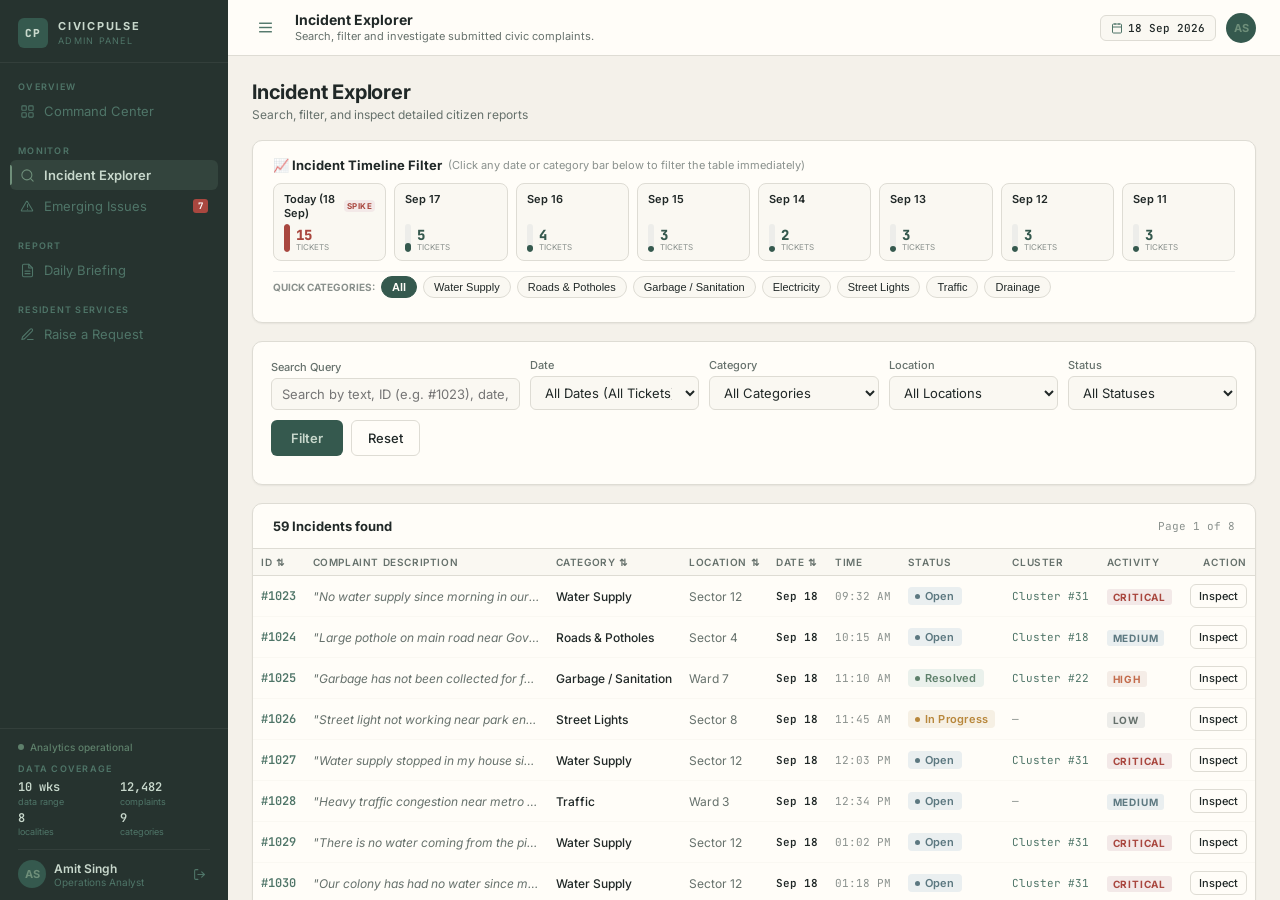
<file: frontend/admin-explorer.html>
<!DOCTYPE html>
<html lang="en">
<head>
  <meta charset="UTF-8" />
  <meta name="viewport" content="width=device-width, initial-scale=1.0" />
  <title>Incident Explorer — CivicPulse Admin</title>
  <meta name="description" content="Search, filter and audit granular civic incident complaints." />
  <link rel="preconnect" href="https://fonts.googleapis.com" />
  <link rel="preconnect" href="https://fonts.gstatic.com" crossorigin />
  <link href="https://fonts.googleapis.com/css2?family=Inter:wght@300;400;500;600;700;800&family=JetBrains+Mono:wght@400;500;600;700&display=swap" rel="stylesheet" />
  <link rel="stylesheet" href="style.css" />
</head>
<body>

  <div class="app">
    <!-- Admin Sidebar -->
    <aside class="sidebar sidebar-admin" id="admin-sidebar">
      <div class="sidebar-logo">
        <div class="logo-icon-sm">CP</div>
        <div class="sidebar-logo-text">
          <div class="sidebar-brand">CivicPulse</div>
          <div class="sidebar-role">Admin Panel</div>
        </div>
      </div>

      <nav class="sidebar-nav">
        <div class="nav-group">
          <div class="nav-group-label">OVERVIEW</div>
          <a href="admin-command.html" class="nav-item">
            <svg width="15" height="15" viewBox="0 0 24 24" fill="none" stroke="currentColor" stroke-width="1.7" stroke-linecap="round" stroke-linejoin="round"><rect x="3" y="3" width="7" height="7" rx="1"/><rect x="14" y="3" width="7" height="7" rx="1"/><rect x="3" y="14" width="7" height="7" rx="1"/><rect x="14" y="14" width="7" height="7" rx="1"/></svg>
            <span>Command Center</span>
          </a>
        </div>

        <div class="nav-group">
          <div class="nav-group-label">MONITOR</div>
          <a href="admin-explorer.html" class="nav-item active">
            <svg width="15" height="15" viewBox="0 0 24 24" fill="none" stroke="currentColor" stroke-width="1.7" stroke-linecap="round" stroke-linejoin="round"><circle cx="11" cy="11" r="8"/><path d="m21 21-4.35-4.35"/></svg>
            <span>Incident Explorer</span>
          </a>
          <a href="admin-emerging.html" class="nav-item">
            <svg width="15" height="15" viewBox="0 0 24 24" fill="none" stroke="currentColor" stroke-width="1.7" stroke-linecap="round" stroke-linejoin="round"><path d="m10.29 3.86-8.07 13.97a1 1 0 0 0 .88 1.5h16.15a1 1 0 0 0 .88-1.5L11.71 3.86a1 1 0 0 0-1.42 0z"/><line x1="12" y1="9" x2="12" y2="13"/><line x1="12" y1="17" x2="12.01" y2="17"/></svg>
            <span>Emerging Issues</span>
            <span class="nav-badge">7</span>
          </a>
        </div>

        <div class="nav-group">
          <div class="nav-group-label">REPORT</div>
          <a href="admin-briefing.html" class="nav-item">
            <svg width="15" height="15" viewBox="0 0 24 24" fill="none" stroke="currentColor" stroke-width="1.7" stroke-linecap="round" stroke-linejoin="round"><path d="M14 2H6a2 2 0 0 0-2 2v16a2 2 0 0 0 2 2h12a2 2 0 0 0 2-2V8z"/><polyline points="14 2 14 8 20 8"/><line x1="16" y1="13" x2="8" y2="13"/><line x1="16" y1="17" x2="8" y2="17"/></svg>
            <span>Daily Briefing</span>
          </a>
        </div>

        <div class="nav-group">
          <div class="nav-group-label">RESIDENT SERVICES</div>
          <a href="admin-requests.html" class="nav-item">
            <svg width="15" height="15" viewBox="0 0 24 24" fill="none" stroke="currentColor" stroke-width="1.7" stroke-linecap="round" stroke-linejoin="round"><path d="M12 20h9"/><path d="M16.5 3.5a2.12 2.12 0 0 1 3 3L7 19l-4 1 1-4Z"/></svg>
            <span>Raise a Request</span>
          </a>
        </div>
      </nav>

      <div class="sidebar-footer">
        <div class="sidebar-status">
          <span class="status-dot"></span>
          <span class="status-text">Analytics operational</span>
        </div>
        <div class="sidebar-data-coverage">
          <div class="data-label">Data Coverage</div>
          <div class="data-grid">
            <div class="data-item"><div class="data-val">10 wks</div><div class="data-sub">data range</div></div>
            <div class="data-item"><div class="data-val">12,482</div><div class="data-sub">complaints</div></div>
            <div class="data-item"><div class="data-val">8</div><div class="data-sub">localities</div></div>
            <div class="data-item"><div class="data-val">9</div><div class="data-sub">categories</div></div>
          </div>
        </div>
        <div class="sidebar-user">
          <div class="user-avatar">AS</div>
          <div class="user-info">
            <div class="user-name">Amit Singh</div>
            <div class="user-role">Operations Analyst</div>
          </div>
          <button class="logout-btn" title="Sign out" onclick="doSignOut()">
            <svg width="13" height="13" viewBox="0 0 24 24" fill="none" stroke="currentColor" stroke-width="2" stroke-linecap="round" stroke-linejoin="round"><path d="M9 21H5a2 2 0 0 1-2-2V5a2 2 0 0 1 2-2h4"/><polyline points="16 17 21 12 16 7"/><line x1="21" y1="12" x2="9" y2="12"/></svg>
          </button>
        </div>
      </div>
    </aside>

    <!-- Main Content -->
    <div class="app-main">
      <header class="topnav">
        <button class="sidebar-toggle" title="Toggle Sidebar">
          <svg width="17" height="17" viewBox="0 0 24 24" fill="none" stroke="currentColor" stroke-width="2"><line x1="3" y1="6" x2="21" y2="6"/><line x1="3" y1="12" x2="21" y2="12"/><line x1="3" y1="18" x2="21" y2="18"/></svg>
        </button>
        <div class="topnav-title">
          <h1 class="page-title">Incident Explorer</h1>
          <p class="page-subtitle">Search, filter and investigate submitted civic complaints.</p>
        </div>
        <div class="topnav-actions">
          <div class="date-pill">
            <svg width="12" height="12" viewBox="0 0 24 24" fill="none" stroke="#4F7568" stroke-width="2"><rect x="3" y="4" width="18" height="18" rx="2"/><line x1="16" y1="2" x2="16" y2="6"/><line x1="8" y1="2" x2="8" y2="6"/><line x1="3" y1="10" x2="21" y2="10"/></svg>
            <span class="mono">18 Sep 2026</span>
          </div>
          <div class="user-avatar-sm" onclick="doSignOut()" title="Click to sign out">AS</div>
        </div>
      </header>

      <main class="page-main">
        <div style="padding: 24px; display: flex; flex-direction: column; gap: 18px;">
          <div>
            <h2 class="section-title">Incident Explorer</h2>
            <p class="section-subtitle">Search, filter, and inspect detailed citizen reports</p>
          </div>

          <!-- Interactive Timeline & Volume Graph Strip -->
          <div class="card" style="padding: 16px 20px;">
            <div style="display: flex; justify-content: space-between; align-items: center; margin-bottom: 10px;">
              <div style="font-size: 13px; font-weight: 700; color: var(--text-primary); display: flex; align-items: center; gap: 6px;">
                <span>📈 Incident Timeline Filter</span>
                <span style="font-size: 11px; font-weight: 400; color: var(--text-muted);">(Click any date or category bar below to filter the table immediately)</span>
              </div>
              <button class="btn-secondary" id="clear-quick-filter-btn" style="font-size: 11px; padding: 3px 8px; display: none;" onclick="clearAllTimelineFilters()">
                Reset Timeline Filter ✕
              </button>
            </div>

            <!-- Interactive Timeline Bars -->
            <div id="timeline-bars-container" style="display: grid; grid-template-columns: repeat(5, 1fr); gap: 10px; margin-bottom: 8px;"></div>
          </div>

          <!-- Filter Bar -->
          <div class="card" style="padding: 16px 18px;">
            <div class="filter-row">
              <div class="filter-search">
                <label class="filter-label">Search Query</label>
                <input type="text" id="exp-search-input" class="filter-select" placeholder="Search by text, ID (e.g. #1023), date, or category" />
              </div>

              <div class="filter-group">
                <label class="filter-label">Date</label>
                <select id="exp-date-select" class="filter-select">
                  <option value="All">All Dates</option>
                  <option value="Sep 18">18 Sep 2026 (Today)</option>
                  <option value="Sep 17">17 Sep 2026</option>
                  <option value="Sep 16">16 Sep 2026</option>
                  <option value="Sep 15">15 Sep 2026</option>
                  <option value="Sep 14">14 Sep 2026</option>
                </select>
              </div>

              <div class="filter-group">
                <label class="filter-label">Category</label>
                <select id="exp-cat-select" class="filter-select">
                  <option value="All">All Categories</option>
                  <option>Water Supply</option>
                  <option>Roads & Potholes</option>
                  <option>Garbage / Sanitation</option>
                  <option>Electricity</option>
                  <option>Street Lights</option>
                  <option>Traffic</option>
                  <option>Drainage</option>
                  <option>Public Safety</option>
                  <option>Parks / Public Spaces</option>
                  <option>Other</option>
                </select>
              </div>

              <div class="filter-group">
                <label class="filter-label">Location</label>
                <select id="exp-loc-select" class="filter-select">
                  <option value="All">All Locations</option>
                  <option>Sector 12</option>
                  <option>Sector 4</option>
                  <option>Sector 6</option>
                  <option>Sector 8</option>
                  <option>Sector 15</option>
                  <option>Ward 2</option>
                  <option>Ward 3</option>
                  <option>Ward 7</option>
                  <option>Ward 9</option>
                </select>
              </div>

              <div class="filter-group">
                <label class="filter-label">Status</label>
                <select id="exp-status-select" class="filter-select">
                  <option value="All">All Statuses</option>
                  <option value="Open">Open</option>
                  <option value="In Progress">In Progress</option>
                  <option value="Resolved">Resolved</option>
                  <option value="Escalated">Escalated</option>
                </select>
              </div>

              <div style="display: flex; gap: 8px;">
                <button class="btn btn-primary" onclick="applyFilters()">Filter</button>
                <button class="btn-secondary" onclick="resetFilters()">Reset</button>
              </div>
            </div>

            <!-- Active Chips -->
            <div id="exp-chips" style="display: flex; gap: 8px; margin-top: 12px; flex-wrap: wrap; align-items: center;"></div>
          </div>

          <!-- Complaints Table -->
          <div class="card" style="overflow: hidden;">
            <div style="padding: 14px 20px; border-bottom: 1px solid var(--border); display: flex; justify-content: space-between; align-items: center;">
              <div id="exp-count" style="font-size: 13px; font-weight: 700; color: var(--text-primary);">
                0 Incidents found
              </div>
              <div id="exp-page-info" class="mono" style="font-size: 11px; color: var(--text-muted);">
                Page 1 of 1
              </div>
            </div>

            <div style="overflow-x: auto;">
              <table class="data-table">
                <thead>
                  <tr>
                    <th onclick="sortCol('id')">ID ⇅</th>
                    <th>Complaint Description</th>
                    <th onclick="sortCol('category')">Category ⇅</th>
                    <th onclick="sortCol('location')">Location ⇅</th>
                    <th onclick="sortCol('date')">Date ⇅</th>
                    <th>Time</th>
                    <th>Status</th>
                    <th>Cluster</th>
                    <th>Activity</th>
                    <th style="text-align: right;">Action</th>
                  </tr>
                </thead>
                <tbody id="exp-table-body"></tbody>
              </table>
            </div>

            <!-- Pagination -->
            <div style="padding: 12px 20px; border-top: 1px solid var(--border); display: flex; justify-content: space-between; align-items: center;">
              <div id="exp-range" style="font-size: 12px; color: var(--text-muted);">Showing 1–8</div>
              <div class="pagination" id="exp-pagination"></div>
            </div>
          </div>
        </div>
      </main>
    </div>
  </div>

  <!-- Incident Detail Drawer -->
  <div id="drawer-overlay" class="drawer-overlay hidden"></div>
  <div id="detail-drawer" class="detail-drawer hidden">
    <div class="drawer-header">
      <div>
        <div class="drawer-label">INCIDENT DETAIL</div>
        <div class="drawer-title" id="drawer-title">Incident #1023</div>
      </div>
      <button class="icon-btn" id="drawer-close">
        <svg width="20" height="20" viewBox="0 0 24 24" fill="none" stroke="currentColor" stroke-width="2"><line x1="18" y1="6" x2="6" y2="18"/><line x1="6" y1="6" x2="18" y2="18"/></svg>
      </button>
    </div>
    <div class="drawer-body" id="drawer-body"></div>
  </div>

  <script src="data.js"></script>
  <script src="shared.js"></script>
  <script>
    initShell('admin');

    // Parse URL params
    const params = new URLSearchParams(window.location.search);
    let filterSearch = params.get('q') || '';
    let filterDate = params.get('date') || 'All';
    let filterCat = params.get('cat') || 'All';
    let filterLoc = params.get('loc') || 'All';
    let filterStatus = params.get('status') || 'All';
    let currentPage = 1;
    const pageSize = 8;
    let sortField = null;
    let sortAsc = true;

    // If 'q' matches a known date format (like 'Sep 18' or '18 Sep'), treat it as date filter
    if (filterSearch && (filterSearch.includes('Sep') || filterSearch.includes('18 Sep'))) {
      if (filterSearch.includes('18')) filterDate = 'Sep 18';
      else if (filterSearch.includes('17')) filterDate = 'Sep 17';
      else if (filterSearch.includes('16')) filterDate = 'Sep 16';
      else if (filterSearch.includes('15')) filterDate = 'Sep 15';
      else if (filterSearch.includes('14')) filterDate = 'Sep 14';
      filterSearch = ''; // Clear raw search so date filter handles it cleanly
    }

    document.getElementById('exp-search-input').value = filterSearch;
    document.getElementById('exp-date-select').value = filterDate;
    document.getElementById('exp-cat-select').value = filterCat;
    document.getElementById('exp-loc-select').value = filterLoc;
    document.getElementById('exp-status-select').value = filterStatus;

    // ── Dynamic Date Dropdown Population ──────────────────────
    function populateDateDropdown() {
      const select = document.getElementById('exp-date-select');
      const uniqueDates = [...new Set(complaints.map(c => c.date))];
      select.innerHTML = '<option value="All">All Dates (All Tickets)</option>' +
        uniqueDates.map(d => {
          const match = complaints.find(c => c.date === d);
          const count = complaints.filter(c => c.date === d).length;
          return `<option value="${escapeHtml(d)}">${escapeHtml(match ? match.fullDate : d)} (${count} complaints)</option>`;
        }).join('');
      select.value = filterDate;
    }
    populateDateDropdown();

    // ── Render Timeline Bars & Category Quick Pills ────────────
    function getTimelineDays() {
      // Get unique dates from complaints
      const uniqueDates = [...new Set(complaints.map(c => c.date))].slice(0, 8);
      return uniqueDates.map(d => {
        const count = complaints.filter(c => c.date === d).length;
        const isSpike = count >= 10;
        return {
          date: d,
          label: d === 'Sep 18' ? 'Today (18 Sep)' : d,
          count: count,
          spike: isSpike
        };
      });
    }

    function renderTimelineBars() {
      const container = document.getElementById('timeline-bars-container');
      const clearBtn = document.getElementById('clear-quick-filter-btn');
      const days = getTimelineDays();
      const maxCount = Math.max(...days.map(d => d.count), 1);

      clearBtn.style.display = (filterDate !== 'All' || filterCat !== 'All' || filterLoc !== 'All' || filterStatus !== 'All' || filterSearch) ? 'block' : 'none';

      container.innerHTML = `
        <div style="grid-column: 1 / -1; display: flex; flex-direction: column; gap: 10px;">
          <div style="display: grid; grid-template-columns: repeat(auto-fit, minmax(110px, 1fr)); gap: 8px;">
            ${days.map(d => {
              const isSelected = (filterDate === d.date);
              const maxBarH = 28;
              const barH = Math.max(6, (d.count / maxCount) * maxBarH);
              const barColor = d.spike ? '#A9473F' : '#35594E';

              return `
                <div onclick="selectTimelineDate('${d.date}')" style="background: ${isSelected ? 'rgba(79,117,104,0.18)' : 'var(--bg-card2)'}; border: 1.5px solid ${isSelected ? 'var(--accent)' : 'var(--border)'}; border-radius: 8px; padding: 8px 10px; cursor: pointer; transition: all 0.15s; display: flex; flex-direction: column; justify-content: space-between;" title="Click to filter to ${d.label}">
                  <div style="display: flex; justify-content: space-between; align-items: center; margin-bottom: 4px;">
                    <span style="font-size: 11px; font-weight: ${isSelected ? '700' : '600'}; color: ${isSelected ? 'var(--accent)' : 'var(--text-primary)'};">${d.label}</span>
                    ${d.spike ? '<span class="badge badge-critical" style="font-size: 8px; padding: 1px 3px;">Spike</span>' : ''}
                  </div>

                  <div style="display: flex; align-items: flex-end; gap: 6px;">
                    <div style="height: ${maxBarH}px; width: 6px; background: #EDEDEA; border-radius: 3px; display: flex; align-items: flex-end; overflow: hidden;">
                      <div style="height: ${barH}px; width: 100%; background: ${barColor}; border-radius: 3px;"></div>
                    </div>
                    <div>
                      <div class="mono" style="font-size: 14px; font-weight: 800; color: ${barColor}; line-height: 1;">${d.count}</div>
                      <div style="font-size: 8px; color: var(--text-muted); text-transform: uppercase;">Tickets</div>
                    </div>
                  </div>
                </div>
              `;
            }).join('')}
          </div>

          <!-- Quick Category Filter Pills -->
          <div style="display: flex; align-items: center; gap: 6px; overflow-x: auto; padding-top: 4px; border-top: 1px solid var(--border2);">
            <span style="font-size: 10px; font-weight: 700; color: var(--text-muted); text-transform: uppercase; white-space: nowrap;">Quick Categories:</span>
            <button class="cat-pill ${filterCat === 'All' ? 'active' : ''}" onclick="selectCategoryPill('All')">All</button>
            ${categoryData.slice(0, 7).map(c => `
              <button class="cat-pill ${filterCat === c.category ? 'active' : ''}" onclick="selectCategoryPill('${escapeHtml(c.category)}')">
                ${escapeHtml(c.category)}
              </button>
            `).join('')}
          </div>
        </div>
      `;
    }

    function selectTimelineDate(d) {
      if (filterDate === d) {
        filterDate = 'All';
      } else {
        filterDate = d;
      }
      document.getElementById('exp-date-select').value = filterDate;
      currentPage = 1;
      renderTimelineBars();
      renderTable();
    }

    function selectCategoryPill(cat) {
      filterCat = cat;
      document.getElementById('exp-cat-select').value = cat;
      currentPage = 1;
      renderTimelineBars();
      renderTable();
    }

    function clearAllTimelineFilters() {
      resetFilters();
    }

    // ── Filter Data ────────────────────────────────────────────
    function getFiltered() {
      let list = [...complaints];
      const q = filterSearch.toLowerCase().trim();

      if (q) {
        list = list.filter(c =>
          c.text.toLowerCase().includes(q) ||
          c.id.toLowerCase().includes(q) ||
          c.location.toLowerCase().includes(q) ||
          c.category.toLowerCase().includes(q) ||
          (c.date && c.date.toLowerCase().includes(q)) ||
          (c.fullDate && c.fullDate.toLowerCase().includes(q)) ||
          (c.activity && c.activity.toLowerCase().includes(q)) ||
          (c.cluster && c.cluster.toLowerCase().includes(q)) ||
          (c.status && c.status.toLowerCase().includes(q))
        );
      }

      if (filterDate !== 'All') {
        list = list.filter(c => c.date === filterDate || (c.fullDate && c.fullDate.includes(filterDate)));
      }
      if (filterCat !== 'All') list = list.filter(c => c.category === filterCat);
      if (filterLoc !== 'All') list = list.filter(c => c.location === filterLoc);
      if (filterStatus !== 'All') list = list.filter(c => c.status === filterStatus);

      if (sortField) {
        list.sort((a, b) => {
          const valA = a[sortField] || '';
          const valB = b[sortField] || '';
          return sortAsc ? valA.localeCompare(valB) : valB.localeCompare(valA);
        });
      }
      return list;
    }

    function renderTable() {
      const filtered = getFiltered();
      const totalPages = Math.ceil(filtered.length / pageSize) || 1;
      if (currentPage > totalPages) currentPage = totalPages;

      const paged = filtered.slice((currentPage - 1) * pageSize, currentPage * pageSize);

      document.getElementById('exp-count').textContent = `${filtered.length} Incident${filtered.length === 1 ? '' : 's'} found`;
      document.getElementById('exp-page-info').textContent = `Page ${currentPage} of ${totalPages}`;
      document.getElementById('exp-range').textContent = `Showing ${filtered.length === 0 ? 0 : (currentPage - 1) * pageSize + 1}–${Math.min(currentPage * pageSize, filtered.length)} of ${filtered.length}`;

      const tbody = document.getElementById('exp-table-body');
      if (paged.length === 0) {
        tbody.innerHTML = `<tr><td colspan="10" style="text-align:center; padding:48px; color:var(--text-muted); font-size: 13px;">No complaints match the specified filters. Try adjusting date, category, or search keywords.</td></tr>`;
      } else {
        tbody.innerHTML = paged.map(c => `
          <tr onclick="openIncidentDrawer('${c.id}')" title="Click to inspect ${c.id}">
            <td class="mono" style="font-weight: 600; color: var(--accent2);">${escapeHtml(c.id)}</td>
            <td style="max-width: 240px; overflow: hidden; text-overflow: ellipsis; white-space: nowrap; font-style: italic; color: var(--text-secondary);">
              "${escapeHtml(c.text)}"
            </td>
            <td style="font-weight: 500;">${escapeHtml(c.category)}</td>
            <td style="color: var(--text-secondary);">${escapeHtml(c.location)}</td>
            <td class="mono" style="font-size: 11px; color: var(--text-primary); font-weight: 600;">${escapeHtml(c.date || 'Sep 18')}</td>
            <td class="mono" style="font-size: 11px; color: var(--text-muted);">${escapeHtml(c.timestamp)}</td>
            <td>${renderStatusBadge(c.status)}</td>
            <td class="mono" style="font-size: 11px; color: ${c.cluster ? 'var(--accent2)' : 'var(--text-muted)'};">
              ${escapeHtml(c.cluster || '—')}
            </td>
            <td>${renderActivityBadge(c.activity)}</td>
            <td style="text-align: right;">
              <button class="btn-secondary" style="font-size: 11px; padding: 4px 8px;" onclick="event.stopPropagation(); openIncidentDrawer('${c.id}')">
                Inspect
              </button>
            </td>
          </tr>
        `).join('');
      }

      // Render Pagination
      const paginationEl = document.getElementById('exp-pagination');
      paginationEl.innerHTML = `
        <button class="page-btn" ${currentPage === 1 ? 'disabled' : ''} onclick="goPage(${currentPage - 1})">← Prev</button>
        ${Array.from({ length: totalPages }, (_, i) => i + 1).map(p => `
          <button class="page-btn ${currentPage === p ? 'active' : ''}" onclick="goPage(${p})">${p}</button>
        `).join('')}
        <button class="page-btn" ${currentPage === totalPages ? 'disabled' : ''} onclick="goPage(${currentPage + 1})">Next →</button>
      `;

      // Render Active Chips
      const chipsEl = document.getElementById('exp-chips');
      const chips = [];
      if (filterDate !== 'All') chips.push({ label: `Date: ${filterDate}`, clear: () => { filterDate = 'All'; document.getElementById('exp-date-select').value = 'All'; renderTimelineBars(); } });
      if (filterCat !== 'All') chips.push({ label: `Category: ${filterCat}`, clear: () => { filterCat = 'All'; document.getElementById('exp-cat-select').value = 'All'; } });
      if (filterLoc !== 'All') chips.push({ label: `Location: ${filterLoc}`, clear: () => { filterLoc = 'All'; document.getElementById('exp-loc-select').value = 'All'; } });
      if (filterStatus !== 'All') chips.push({ label: `Status: ${filterStatus}`, clear: () => { filterStatus = 'All'; document.getElementById('exp-status-select').value = 'All'; } });
      if (filterSearch) chips.push({ label: `Query: "${filterSearch}"`, clear: () => { filterSearch = ''; document.getElementById('exp-search-input').value = ''; } });

      if (chips.length === 0) {
        chipsEl.innerHTML = '';
      } else {
        chipsEl.innerHTML = `<span style="font-size:11px; font-weight:600; color:var(--text-muted);">Active Filters:</span>` +
          chips.map((chip, idx) => `
            <span class="chip">
              <span>${escapeHtml(chip.label)}</span>
              <button class="chip-remove" onclick="clearChip(${idx})">×</button>
            </span>
          `).join('');
      }
      window._activeChips = chips;
    }

    function clearChip(idx) {
      if (window._activeChips && window._activeChips[idx]) {
        window._activeChips[idx].clear();
        currentPage = 1;
        renderTable();
      }
    }

    function applyFilters() {
      filterSearch = document.getElementById('exp-search-input').value.trim();
      filterDate = document.getElementById('exp-date-select').value;
      filterCat = document.getElementById('exp-cat-select').value;
      filterLoc = document.getElementById('exp-loc-select').value;
      filterStatus = document.getElementById('exp-status-select').value;
      currentPage = 1;
      renderTimelineBars();
      renderTable();
    }

    function resetFilters() {
      filterSearch = '';
      filterDate = 'All';
      filterCat = 'All';
      filterLoc = 'All';
      filterStatus = 'All';
      document.getElementById('exp-search-input').value = '';
      document.getElementById('exp-date-select').value = 'All';
      document.getElementById('exp-cat-select').value = 'All';
      document.getElementById('exp-loc-select').value = 'All';
      document.getElementById('exp-status-select').value = 'All';
      currentPage = 1;
      renderTimelineBars();
      renderTable();
    }

    function goPage(p) {
      currentPage = p;
      renderTable();
    }

    function sortCol(field) {
      if (sortField === field) sortAsc = !sortAsc;
      else { sortField = field; sortAsc = true; }
      renderTable();
    }

    document.getElementById('exp-search-input').addEventListener('keydown', (e) => {
      if (e.key === 'Enter') applyFilters();
    });

    renderTimelineBars();
    renderTable();
  </script>
</body>
</html>
</file>
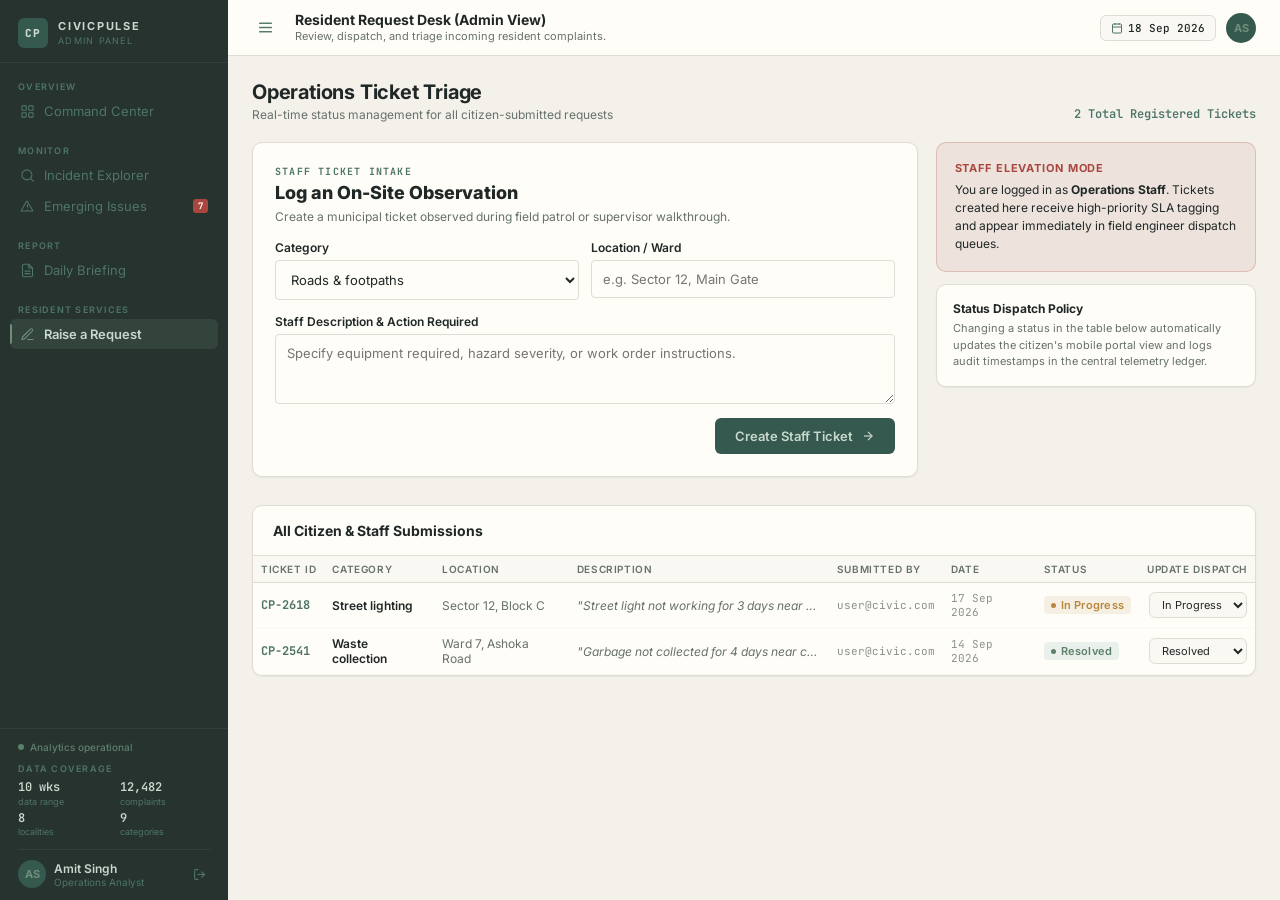
<file: frontend/admin-requests.html>
<!DOCTYPE html>
<html lang="en">
<head>
  <meta charset="UTF-8" />
  <meta name="viewport" content="width=device-width, initial-scale=1.0" />
  <title>Request Desk & Triage — CivicPulse Admin</title>
  <meta name="description" content="Municipal operations intake and ticket status dispatch." />
  <link rel="preconnect" href="https://fonts.googleapis.com" />
  <link rel="preconnect" href="https://fonts.gstatic.com" crossorigin />
  <link href="https://fonts.googleapis.com/css2?family=Inter:wght@300;400;500;600;700;800&family=JetBrains+Mono:wght@400;500;600;700&display=swap" rel="stylesheet" />
  <link rel="stylesheet" href="style.css" />
</head>
<body>

  <div class="app">
    <!-- Admin Sidebar -->
    <aside class="sidebar sidebar-admin" id="admin-sidebar">
      <div class="sidebar-logo">
        <div class="logo-icon-sm">CP</div>
        <div class="sidebar-logo-text">
          <div class="sidebar-brand">CivicPulse</div>
          <div class="sidebar-role">Admin Panel</div>
        </div>
      </div>

      <nav class="sidebar-nav">
        <div class="nav-group">
          <div class="nav-group-label">OVERVIEW</div>
          <a href="admin-command.html" class="nav-item">
            <svg width="15" height="15" viewBox="0 0 24 24" fill="none" stroke="currentColor" stroke-width="1.7" stroke-linecap="round" stroke-linejoin="round"><rect x="3" y="3" width="7" height="7" rx="1"/><rect x="14" y="3" width="7" height="7" rx="1"/><rect x="3" y="14" width="7" height="7" rx="1"/><rect x="14" y="14" width="7" height="7" rx="1"/></svg>
            <span>Command Center</span>
          </a>
        </div>

        <div class="nav-group">
          <div class="nav-group-label">MONITOR</div>
          <a href="admin-explorer.html" class="nav-item">
            <svg width="15" height="15" viewBox="0 0 24 24" fill="none" stroke="currentColor" stroke-width="1.7" stroke-linecap="round" stroke-linejoin="round"><circle cx="11" cy="11" r="8"/><path d="m21 21-4.35-4.35"/></svg>
            <span>Incident Explorer</span>
          </a>
          <a href="admin-emerging.html" class="nav-item">
            <svg width="15" height="15" viewBox="0 0 24 24" fill="none" stroke="currentColor" stroke-width="1.7" stroke-linecap="round" stroke-linejoin="round"><path d="m10.29 3.86-8.07 13.97a1 1 0 0 0 .88 1.5h16.15a1 1 0 0 0 .88-1.5L11.71 3.86a1 1 0 0 0-1.42 0z"/><line x1="12" y1="9" x2="12" y2="13"/><line x1="12" y1="17" x2="12.01" y2="17"/></svg>
            <span>Emerging Issues</span>
            <span class="nav-badge">7</span>
          </a>
        </div>

        <div class="nav-group">
          <div class="nav-group-label">REPORT</div>
          <a href="admin-briefing.html" class="nav-item">
            <svg width="15" height="15" viewBox="0 0 24 24" fill="none" stroke="currentColor" stroke-width="1.7" stroke-linecap="round" stroke-linejoin="round"><path d="M14 2H6a2 2 0 0 0-2 2v16a2 2 0 0 0 2 2h12a2 2 0 0 0 2-2V8z"/><polyline points="14 2 14 8 20 8"/><line x1="16" y1="13" x2="8" y2="13"/><line x1="16" y1="17" x2="8" y2="17"/></svg>
            <span>Daily Briefing</span>
          </a>
        </div>

        <div class="nav-group">
          <div class="nav-group-label">RESIDENT SERVICES</div>
          <a href="admin-requests.html" class="nav-item active">
            <svg width="15" height="15" viewBox="0 0 24 24" fill="none" stroke="currentColor" stroke-width="1.7" stroke-linecap="round" stroke-linejoin="round"><path d="M12 20h9"/><path d="M16.5 3.5a2.12 2.12 0 0 1 3 3L7 19l-4 1 1-4Z"/></svg>
            <span>Raise a Request</span>
          </a>
        </div>
      </nav>

      <div class="sidebar-footer">
        <div class="sidebar-status">
          <span class="status-dot"></span>
          <span class="status-text">Analytics operational</span>
        </div>
        <div class="sidebar-data-coverage">
          <div class="data-label">Data Coverage</div>
          <div class="data-grid">
            <div class="data-item"><div class="data-val">10 wks</div><div class="data-sub">data range</div></div>
            <div class="data-item"><div class="data-val">12,482</div><div class="data-sub">complaints</div></div>
            <div class="data-item"><div class="data-val">8</div><div class="data-sub">localities</div></div>
            <div class="data-item"><div class="data-val">9</div><div class="data-sub">categories</div></div>
          </div>
        </div>
        <div class="sidebar-user">
          <div class="user-avatar">AS</div>
          <div class="user-info">
            <div class="user-name">Amit Singh</div>
            <div class="user-role">Operations Analyst</div>
          </div>
          <button class="logout-btn" title="Sign out" onclick="doSignOut()">
            <svg width="13" height="13" viewBox="0 0 24 24" fill="none" stroke="currentColor" stroke-width="2" stroke-linecap="round" stroke-linejoin="round"><path d="M9 21H5a2 2 0 0 1-2-2V5a2 2 0 0 1 2-2h4"/><polyline points="16 17 21 12 16 7"/><line x1="21" y1="12" x2="9" y2="12"/></svg>
          </button>
        </div>
      </div>
    </aside>

    <!-- Main Content -->
    <div class="app-main">
      <header class="topnav">
        <button class="sidebar-toggle" title="Toggle Sidebar">
          <svg width="17" height="17" viewBox="0 0 24 24" fill="none" stroke="currentColor" stroke-width="2"><line x1="3" y1="6" x2="21" y2="6"/><line x1="3" y1="12" x2="21" y2="12"/><line x1="3" y1="18" x2="21" y2="18"/></svg>
        </button>
        <div class="topnav-title">
          <h1 class="page-title">Resident Request Desk (Admin View)</h1>
          <p class="page-subtitle">Review, dispatch, and triage incoming resident complaints.</p>
        </div>
        <div class="topnav-actions">
          <div class="date-pill">
            <svg width="12" height="12" viewBox="0 0 24 24" fill="none" stroke="#4F7568" stroke-width="2"><rect x="3" y="4" width="18" height="18" rx="2"/><line x1="16" y1="2" x2="16" y2="6"/><line x1="8" y1="2" x2="8" y2="6"/><line x1="3" y1="10" x2="21" y2="10"/></svg>
            <span class="mono">18 Sep 2026</span>
          </div>
          <div class="user-avatar-sm" onclick="doSignOut()" title="Click to sign out">AS</div>
        </div>
      </header>

      <main class="page-main">
        <div style="padding: 24px; display: flex; flex-direction: column; gap: 20px;">
          <div style="display: flex; justify-content: space-between; align-items: flex-end; flex-wrap: wrap; gap: 12px;">
            <div>
              <h2 class="section-title">Operations Ticket Triage</h2>
              <p class="section-subtitle">Real-time status management for all citizen-submitted requests</p>
            </div>
            <div class="mono" id="admin-total-counter" style="font-size: 12px; font-weight: 600; color: var(--accent2);">
              0 Total Registered Tickets
            </div>
          </div>

          <!-- Top: Staff Request Intake Form & Guidance -->
          <div class="request-grid" style="margin-bottom: 8px;">
            <div class="card" style="padding: 22px;">
              <div style="font-family: var(--font-mono); font-size: 10px; font-weight: 700; color: var(--accent2); text-transform: uppercase; letter-spacing: 0.12em; margin-bottom: 4px;">
                STAFF TICKET INTAKE
              </div>
              <h3 style="font-size: 18px; font-weight: 800; color: var(--text-primary); margin-bottom: 6px;">Log an On-Site Observation</h3>
              <p style="font-size: 12px; color: var(--text-secondary); margin-bottom: 16px;">Create a municipal ticket observed during field patrol or supervisor walkthrough.</p>

              <form id="admin-ticket-form" style="display: flex; flex-direction: column; gap: 14px;">
                <div style="display: grid; grid-template-columns: 1fr 1fr; gap: 12px;">
                  <div class="form-group">
                    <label class="form-label" for="adm-category">Category</label>
                    <select id="adm-category" class="field-style" required></select>
                  </div>
                  <div class="form-group">
                    <label class="form-label" for="adm-location">Location / Ward</label>
                    <input type="text" id="adm-location" class="field-style" placeholder="e.g. Sector 12, Main Gate" required />
                  </div>
                </div>

                <div class="form-group">
                  <label class="form-label" for="adm-desc">Staff Description & Action Required</label>
                  <textarea id="adm-desc" class="field-style" rows="3" placeholder="Specify equipment required, hazard severity, or work order instructions." required></textarea>
                </div>

                <div style="display: flex; justify-content: flex-end;">
                  <button type="submit" class="btn btn-primary">
                    <span>Create Staff Ticket</span>
                    <svg width="14" height="14" viewBox="0 0 24 24" fill="none" stroke="currentColor" stroke-width="2"><path d="M5 12h14"/><path d="m12 5 7 7-7 7"/></svg>
                  </button>
                </div>
              </form>
            </div>

            <!-- Staff Mode Notice -->
            <div style="display: flex; flex-direction: column; gap: 12px;">
              <div style="background: rgba(169,71,63,0.08); border: 1px solid rgba(169,71,63,0.25); border-radius: var(--radius); padding: 18px;">
                <div style="font-size: 11px; font-weight: 700; color: var(--critical); text-transform: uppercase; letter-spacing: 0.08em; margin-bottom: 6px;">
                  Staff Elevation Mode
                </div>
                <div style="font-size: 12px; color: var(--text-primary); line-height: 1.5;">
                  You are logged in as <strong>Operations Staff</strong>. Tickets created here receive high-priority SLA tagging and appear immediately in field engineer dispatch queues.
                </div>
              </div>

              <div class="card" style="padding: 16px;">
                <div style="font-size: 12px; font-weight: 700; color: var(--text-primary); margin-bottom: 4px;">Status Dispatch Policy</div>
                <div style="font-size: 11px; color: var(--text-secondary); line-height: 1.5;">
                  Changing a status in the table below automatically updates the citizen's mobile portal view and logs audit timestamps in the central telemetry ledger.
                </div>
              </div>
            </div>
          </div>

          <!-- All Tickets Management Table -->
          <div class="card" style="overflow: hidden;">
            <div style="padding: 16px 20px; border-bottom: 1px solid var(--border); font-size: 14px; font-weight: 700; color: var(--text-primary);">
              All Citizen & Staff Submissions
            </div>

            <div style="overflow-x: auto;">
              <table class="data-table">
                <thead>
                  <tr>
                    <th>Ticket ID</th>
                    <th>Category</th>
                    <th>Location</th>
                    <th>Description</th>
                    <th>Submitted By</th>
                    <th>Date</th>
                    <th>Status</th>
                    <th style="text-align: right;">Update Dispatch</th>
                  </tr>
                </thead>
                <tbody id="admin-tickets-body"></tbody>
              </table>
            </div>
          </div>
        </div>
      </main>
    </div>
  </div>

  <script src="data.js"></script>
  <script src="shared.js"></script>
  <script>
    const user = initShell('admin');

    const catSelect = document.getElementById('adm-category');
    catSelect.innerHTML = CATEGORIES.map(c => `<option value="${escapeHtml(c)}">${escapeHtml(c)}</option>`).join('');

    function renderAdminTable() {
      const all = getUserRequests();
      document.getElementById('admin-total-counter').textContent = `${all.length} Total Registered Tickets`;

      const tbody = document.getElementById('admin-tickets-body');
      tbody.innerHTML = all.map(r => `
        <tr>
          <td class="mono" style="font-weight: 700; color: var(--accent2);">${escapeHtml(r.id)}</td>
          <td style="font-weight: 600;">${escapeHtml(r.category)}</td>
          <td style="color: var(--text-secondary);">${escapeHtml(r.location)}</td>
          <td style="max-width: 260px; overflow: hidden; text-overflow: ellipsis; white-space: nowrap; font-style: italic; color: var(--text-secondary);">
            "${escapeHtml(r.desc || 'No additional note')}"
          </td>
          <td class="mono" style="font-size: 11px; color: var(--text-muted);">${escapeHtml(r.userEmail || 'Resident')}</td>
          <td class="mono" style="font-size: 11px; color: var(--text-muted);">${escapeHtml(r.raisedAt)}</td>
          <td>${renderStatusBadge(r.status)}</td>
          <td style="text-align: right;">
            <select class="filter-select" style="width: auto; font-size: 11px; padding: 4px 8px;" onchange="changeStatus('${r.id}', this.value)">
              <option value="Open" ${r.status === 'Open' ? 'selected' : ''}>Open</option>
              <option value="In Progress" ${r.status === 'In Progress' ? 'selected' : ''}>In Progress</option>
              <option value="Resolved" ${r.status === 'Resolved' ? 'selected' : ''}>Resolved</option>
              <option value="Escalated" ${r.status === 'Escalated' ? 'selected' : ''}>Escalated</option>
            </select>
          </td>
        </tr>
      `).join('');
    }

    function changeStatus(id, newStatus) {
      const all = getUserRequests();
      const target = all.find(r => r.id === id);
      if (target) {
        target.status = newStatus;
        saveUserRequests(all);
        renderAdminTable();
      }
    }

    document.getElementById('admin-ticket-form').addEventListener('submit', (e) => {
      e.preventDefault();
      const cat = catSelect.value;
      const loc = document.getElementById('adm-location').value.trim();
      const desc = document.getElementById('adm-desc').value.trim();

      if (!loc || !desc) return;

      const newId = 'CP-' + Math.floor(2700 + Math.random() * 900);
      const newReq = {
        id: newId,
        category: cat,
        location: loc,
        desc: desc,
        raisedAt: '18 Sep 2026',
        status: 'In Progress',
        userEmail: 'admin@civic.com (Staff)'
      };

      const updated = [newReq, ...getUserRequests()];
      saveUserRequests(updated);

      document.getElementById('adm-location').value = '';
      document.getElementById('adm-desc').value = '';
      renderAdminTable();
    });

    renderAdminTable();
  </script>
</body>
</html>
</file>
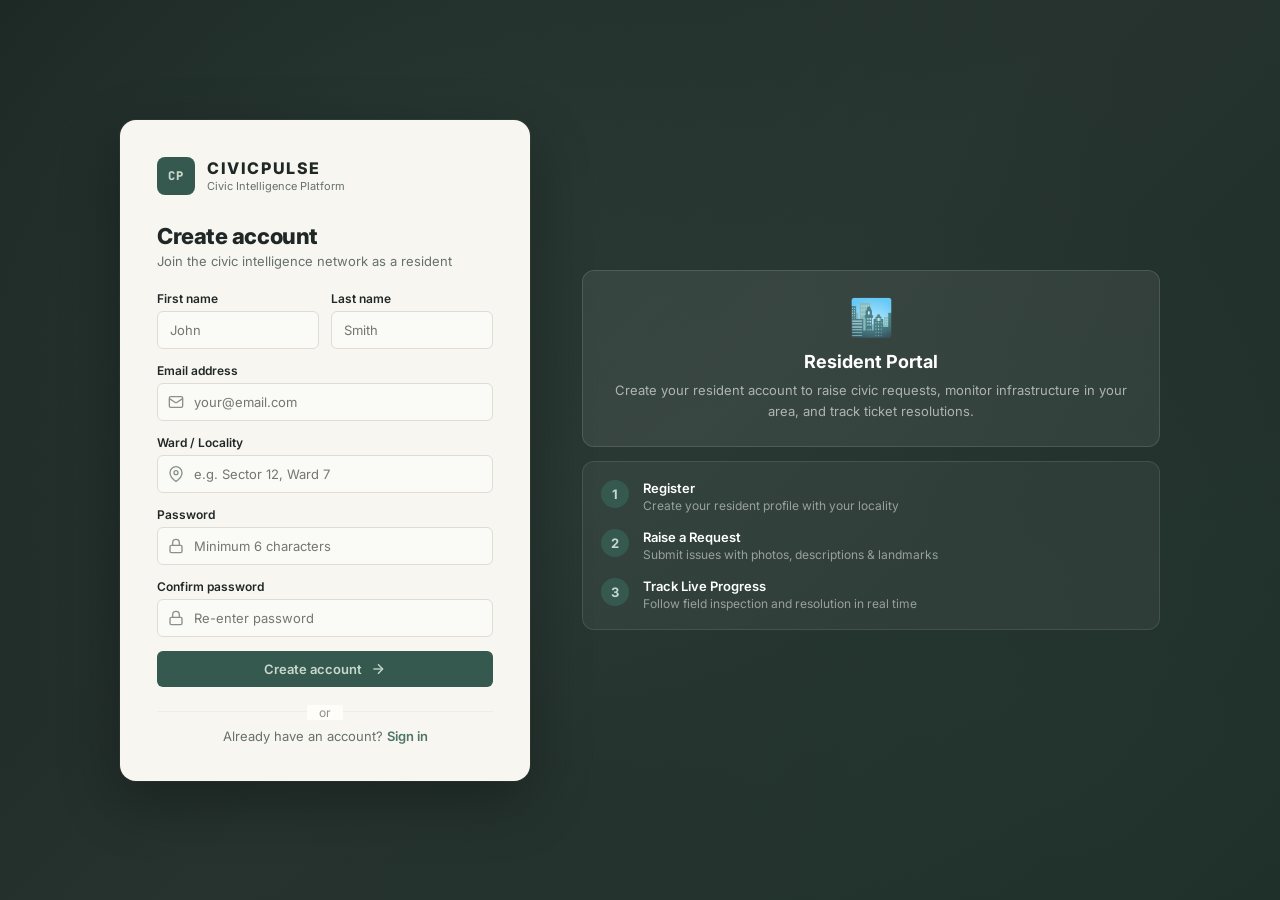
<file: frontend/register.html>
<!DOCTYPE html>
<html lang="en">
<head>
  <meta charset="UTF-8" />
  <meta name="viewport" content="width=device-width, initial-scale=1.0" />
  <title>Create Account — CivicPulse</title>
  <meta name="description" content="Register for CivicPulse resident portal to raise and track civic requests." />
  <link rel="preconnect" href="https://fonts.googleapis.com" />
  <link rel="preconnect" href="https://fonts.gstatic.com" crossorigin />
  <link href="https://fonts.googleapis.com/css2?family=Inter:wght@300;400;500;600;700;800&family=JetBrains+Mono:wght@400;500;600;700&display=swap" rel="stylesheet" />
  <link rel="stylesheet" href="style.css" />
</head>
<body>

  <div class="auth-screen">
    <div class="auth-page active">
      <div class="auth-container">
        <div class="auth-card glass-card">
          <div class="auth-logo">
            <div class="logo-icon">CP</div>
            <div>
              <div class="logo-name">CivicPulse</div>
              <div class="logo-tagline">Civic Intelligence Platform</div>
            </div>
          </div>

          <div class="auth-header">
            <h1 class="auth-title">Create account</h1>
            <p class="auth-subtitle">Join the civic intelligence network as a resident</p>
          </div>

          <div id="register-success" class="alert alert-success hidden">
            <svg width="16" height="16" viewBox="0 0 24 24" fill="none" stroke="currentColor" stroke-width="2"><polyline points="20 6 9 17 4 12"/></svg>
            Account created! Redirecting to sign in…
          </div>
          <div id="register-error" class="alert alert-error hidden">
            <svg width="16" height="16" viewBox="0 0 24 24" fill="none" stroke="currentColor" stroke-width="2"><circle cx="12" cy="12" r="10"/><line x1="12" y1="8" x2="12" y2="12"/><line x1="12" y1="16" x2="12.01" y2="16"/></svg>
            <span id="register-error-msg">Please fill all fields correctly.</span>
          </div>

          <form id="register-form" class="auth-form" novalidate>
            <div class="form-row">
              <div class="form-group">
                <label class="form-label" for="reg-fname">First name</label>
                <input type="text" id="reg-fname" class="form-input" placeholder="John" required />
              </div>
              <div class="form-group">
                <label class="form-label" for="reg-lname">Last name</label>
                <input type="text" id="reg-lname" class="form-input" placeholder="Smith" required />
              </div>
            </div>
            <div class="form-group">
              <label class="form-label" for="reg-email">Email address</label>
              <div class="input-wrapper">
                <svg class="input-icon" width="16" height="16" viewBox="0 0 24 24" fill="none" stroke="currentColor" stroke-width="2"><rect x="2" y="4" width="20" height="16" rx="2"/><path d="m22 7-8.97 5.7a1.94 1.94 0 0 1-2.06 0L2 7"/></svg>
                <input type="email" id="reg-email" class="form-input" placeholder="your@email.com" required />
              </div>
            </div>
            <div class="form-group">
              <label class="form-label" for="reg-ward">Ward / Locality</label>
              <div class="input-wrapper">
                <svg class="input-icon" width="16" height="16" viewBox="0 0 24 24" fill="none" stroke="currentColor" stroke-width="2"><path d="M21 10c0 7-9 13-9 13s-9-6-9-13a9 9 0 0 1 18 0z"/><circle cx="12" cy="10" r="3"/></svg>
                <input type="text" id="reg-ward" class="form-input" placeholder="e.g. Sector 12, Ward 7" />
              </div>
            </div>
            <div class="form-group">
              <label class="form-label" for="reg-password">Password</label>
              <div class="input-wrapper">
                <svg class="input-icon" width="16" height="16" viewBox="0 0 24 24" fill="none" stroke="currentColor" stroke-width="2"><rect x="3" y="11" width="18" height="11" rx="2"/><path d="M7 11V7a5 5 0 0 1 10 0v4"/></svg>
                <input type="password" id="reg-password" class="form-input" placeholder="Minimum 6 characters" required />
              </div>
            </div>
            <div class="form-group">
              <label class="form-label" for="reg-confirm">Confirm password</label>
              <div class="input-wrapper">
                <svg class="input-icon" width="16" height="16" viewBox="0 0 24 24" fill="none" stroke="currentColor" stroke-width="2"><rect x="3" y="11" width="18" height="11" rx="2"/><path d="M7 11V7a5 5 0 0 1 10 0v4"/></svg>
                <input type="password" id="reg-confirm" class="form-input" placeholder="Re-enter password" required />
              </div>
            </div>

            <button type="submit" id="register-btn" class="btn btn-primary btn-full">
              <span>Create account</span>
              <svg width="16" height="16" viewBox="0 0 24 24" fill="none" stroke="currentColor" stroke-width="2"><path d="M5 12h14"/><path d="m12 5 7 7-7 7"/></svg>
            </button>
          </form>

          <div class="auth-divider"><span>or</span></div>
          <p class="auth-switch">
            Already have an account?
            <a href="index.html" class="link-btn">Sign in</a>
          </p>
        </div>

        <div class="auth-visual">
          <div class="visual-info">
            <div class="vinfo-icon">🏙️</div>
            <div class="vinfo-title">Resident Portal</div>
            <div class="vinfo-desc">Create your resident account to raise civic requests, monitor infrastructure in your area, and track ticket resolutions.</div>
          </div>
          <div class="visual-steps">
            <div class="vstep">
              <div class="vstep-num">1</div>
              <div><div class="vstep-title">Register</div><div class="vstep-desc">Create your resident profile with your locality</div></div>
            </div>
            <div class="vstep">
              <div class="vstep-num">2</div>
              <div><div class="vstep-title">Raise a Request</div><div class="vstep-desc">Submit issues with photos, descriptions & landmarks</div></div>
            </div>
            <div class="vstep">
              <div class="vstep-num">3</div>
              <div><div class="vstep-title">Track Live Progress</div><div class="vstep-desc">Follow field inspection and resolution in real time</div></div>
            </div>
          </div>
        </div>
      </div>
    </div>
  </div>

  <script src="data.js"></script>
  <script>
    document.getElementById('register-form').addEventListener('submit', (e) => {
      e.preventDefault();
      const fname = document.getElementById('reg-fname').value.trim();
      const lname = document.getElementById('reg-lname').value.trim();
      const email = document.getElementById('reg-email').value.trim().toLowerCase();
      const ward = document.getElementById('reg-ward').value.trim();
      const password = document.getElementById('reg-password').value;
      const confirm = document.getElementById('reg-confirm').value;
      const errorEl = document.getElementById('register-error');
      const errorMsg = document.getElementById('register-error-msg');
      const successEl = document.getElementById('register-success');

      if (!fname || !email || !password || !confirm) {
        errorMsg.textContent = 'Please fill in all required fields.';
        errorEl.classList.remove('hidden');
        return;
      }
      if (!email.includes('@') || !email.includes('.')) {
        errorMsg.textContent = 'Please provide a valid email address.';
        errorEl.classList.remove('hidden');
        return;
      }
      if (password.length < 6) {
        errorMsg.textContent = 'Password must be at least 6 characters long.';
        errorEl.classList.remove('hidden');
        return;
      }
      if (password !== confirm) {
        errorMsg.textContent = 'Passwords do not match.';
        errorEl.classList.remove('hidden');
        return;
      }

      const users = getUsers();
      if (users.some(u => u.email.toLowerCase() === email)) {
        errorMsg.textContent = 'An account with this email already exists.';
        errorEl.classList.remove('hidden');
        return;
      }

      const initials = ((fname[0] || '') + (lname[0] || fname[1] || '')).toUpperCase();
      const newUser = {
        email,
        password,
        role: 'user',
        name: `${fname} ${lname}`.trim(),
        initials,
        ward: ward || 'Sector 12'
      };

      saveUsers([...users, newUser]);
      errorEl.classList.add('hidden');
      successEl.classList.remove('hidden');

      setTimeout(() => {
        window.location.href = `index.html?registered=${encodeURIComponent(email)}`;
      }, 1200);
    });
  </script>
</body>
</html>
</file>
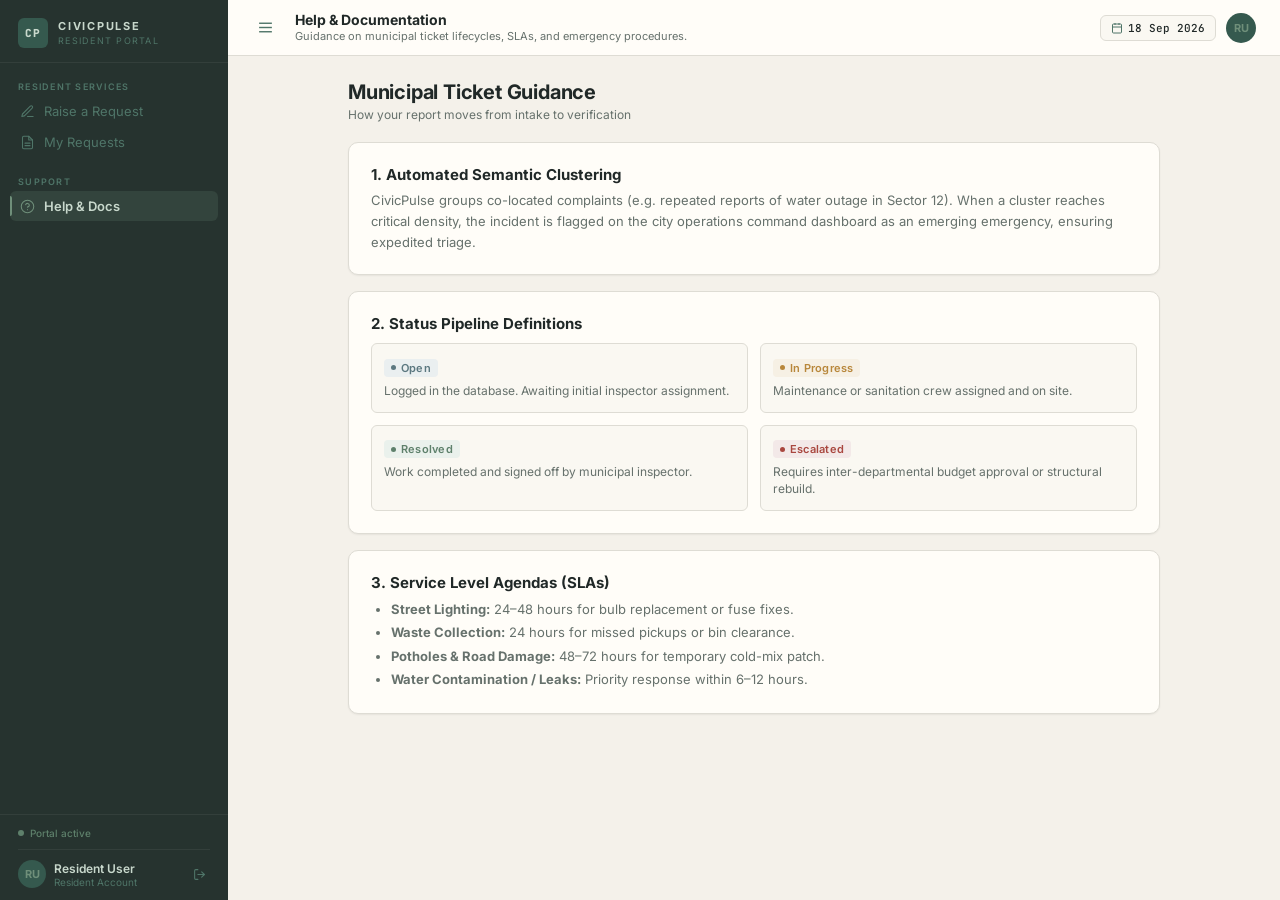
<file: frontend/user-help.html>
<!DOCTYPE html>
<html lang="en">
<head>
  <meta charset="UTF-8" />
  <meta name="viewport" content="width=device-width, initial-scale=1.0" />
  <title>Help & Docs — CivicPulse Resident</title>
  <meta name="description" content="Resident guidance on civic complaint workflows and SLA response times." />
  <link rel="preconnect" href="https://fonts.googleapis.com" />
  <link rel="preconnect" href="https://fonts.gstatic.com" crossorigin />
  <link href="https://fonts.googleapis.com/css2?family=Inter:wght@300;400;500;600;700;800&family=JetBrains+Mono:wght@400;500;600;700&display=swap" rel="stylesheet" />
  <link rel="stylesheet" href="style.css" />
</head>
<body>

  <div class="app">
    <!-- Sidebar -->
    <aside class="sidebar" id="user-sidebar">
      <div class="sidebar-logo">
        <div class="logo-icon-sm">CP</div>
        <div class="sidebar-logo-text">
          <div class="sidebar-brand">CivicPulse</div>
          <div class="sidebar-role">Resident Portal</div>
        </div>
      </div>

      <nav class="sidebar-nav">
        <div class="nav-group">
          <div class="nav-group-label">RESIDENT SERVICES</div>
          <a href="user-request.html" class="nav-item">
            <svg width="15" height="15" viewBox="0 0 24 24" fill="none" stroke="currentColor" stroke-width="1.7" stroke-linecap="round" stroke-linejoin="round"><path d="M12 20h9"/><path d="M16.5 3.5a2.12 2.12 0 0 1 3 3L7 19l-4 1 1-4Z"/></svg>
            <span>Raise a Request</span>
          </a>
          <a href="user-my-requests.html" class="nav-item">
            <svg width="15" height="15" viewBox="0 0 24 24" fill="none" stroke="currentColor" stroke-width="1.7" stroke-linecap="round" stroke-linejoin="round"><path d="M14 2H6a2 2 0 0 0-2 2v16a2 2 0 0 0 2 2h12a2 2 0 0 0 2-2V8z"/><polyline points="14 2 14 8 20 8"/><line x1="16" y1="13" x2="8" y2="13"/><line x1="16" y1="17" x2="8" y2="17"/></svg>
            <span>My Requests</span>
          </a>
        </div>
        <div class="nav-group">
          <div class="nav-group-label">SUPPORT</div>
          <a href="user-help.html" class="nav-item active">
            <svg width="15" height="15" viewBox="0 0 24 24" fill="none" stroke="currentColor" stroke-width="1.7" stroke-linecap="round" stroke-linejoin="round"><circle cx="12" cy="12" r="10"/><path d="M9.09 9a3 3 0 0 1 5.83 1c0 2-3 3-3 3"/><line x1="12" y1="17" x2="12.01" y2="17"/></svg>
            <span>Help & Docs</span>
          </a>
        </div>
      </nav>

      <div class="sidebar-footer">
        <div class="sidebar-status">
          <span class="status-dot"></span>
          <span class="status-text">Portal active</span>
        </div>
        <div class="sidebar-user">
          <div class="user-avatar" id="user-avatar-initials">RU</div>
          <div class="user-info">
            <div class="user-name" id="user-display-name">Resident User</div>
            <div class="user-role">Resident Account</div>
          </div>
          <button class="logout-btn" title="Sign out" onclick="doSignOut()">
            <svg width="13" height="13" viewBox="0 0 24 24" fill="none" stroke="currentColor" stroke-width="2" stroke-linecap="round" stroke-linejoin="round"><path d="M9 21H5a2 2 0 0 1-2-2V5a2 2 0 0 1 2-2h4"/><polyline points="16 17 21 12 16 7"/><line x1="21" y1="12" x2="9" y2="12"/></svg>
          </button>
        </div>
      </div>
    </aside>

    <!-- Main Section -->
    <div class="app-main">
      <header class="topnav">
        <button class="sidebar-toggle" title="Toggle Sidebar">
          <svg width="17" height="17" viewBox="0 0 24 24" fill="none" stroke="currentColor" stroke-width="2"><line x1="3" y1="6" x2="21" y2="6"/><line x1="3" y1="12" x2="21" y2="12"/><line x1="3" y1="18" x2="21" y2="18"/></svg>
        </button>
        <div class="topnav-title">
          <h1 class="page-title">Help & Documentation</h1>
          <p class="page-subtitle">Guidance on municipal ticket lifecycles, SLAs, and emergency procedures.</p>
        </div>
        <div class="topnav-actions">
          <div class="date-pill">
            <svg width="12" height="12" viewBox="0 0 24 24" fill="none" stroke="#4F7568" stroke-width="2"><rect x="3" y="4" width="18" height="18" rx="2"/><line x1="16" y1="2" x2="16" y2="6"/><line x1="8" y1="2" x2="8" y2="6"/><line x1="3" y1="10" x2="21" y2="10"/></svg>
            <span class="mono">18 Sep 2026</span>
          </div>
          <div class="user-avatar-sm" onclick="doSignOut()" title="Click to sign out">RU</div>
        </div>
      </header>

      <main class="page-main">
        <div style="max-width: 860px; margin: 0 auto; padding: 24px;">
          <h2 class="section-title">Municipal Ticket Guidance</h2>
          <p class="section-subtitle">How your report moves from intake to verification</p>

          <div style="display: flex; flex-direction: column; gap: 16px; margin-top: 20px;">
            <div class="card" style="padding: 22px;">
              <div style="font-size: 15px; font-weight: 700; color: var(--text-primary); margin-bottom: 6px;">
                1. Automated Semantic Clustering
              </div>
              <p style="font-size: 13px; color: var(--text-secondary); line-height: 1.6; margin: 0;">
                CivicPulse groups co-located complaints (e.g. repeated reports of water outage in Sector 12). When a cluster reaches critical density, the incident is flagged on the city operations command dashboard as an emerging emergency, ensuring expedited triage.
              </p>
            </div>

            <div class="card" style="padding: 22px;">
              <div style="font-size: 15px; font-weight: 700; color: var(--text-primary); margin-bottom: 6px;">
                2. Status Pipeline Definitions
              </div>
              <div style="display: grid; grid-template-columns: 1fr 1fr; gap: 12px; margin-top: 10px;">
                <div style="background: var(--bg-card2); padding: 12px; border-radius: 6px; border: 1px solid var(--border);">
                  <span class="status-badge badge-open"><span class="badge-dot" style="background:currentColor"></span>Open</span>
                  <p style="font-size: 12px; color: var(--text-secondary); margin-top: 6px; line-height: 1.4;">Logged in the database. Awaiting initial inspector assignment.</p>
                </div>
                <div style="background: var(--bg-card2); padding: 12px; border-radius: 6px; border: 1px solid var(--border);">
                  <span class="status-badge badge-inprogress"><span class="badge-dot" style="background:currentColor"></span>In Progress</span>
                  <p style="font-size: 12px; color: var(--text-secondary); margin-top: 6px; line-height: 1.4;">Maintenance or sanitation crew assigned and on site.</p>
                </div>
                <div style="background: var(--bg-card2); padding: 12px; border-radius: 6px; border: 1px solid var(--border);">
                  <span class="status-badge badge-resolved"><span class="badge-dot" style="background:currentColor"></span>Resolved</span>
                  <p style="font-size: 12px; color: var(--text-secondary); margin-top: 6px; line-height: 1.4;">Work completed and signed off by municipal inspector.</p>
                </div>
                <div style="background: var(--bg-card2); padding: 12px; border-radius: 6px; border: 1px solid var(--border);">
                  <span class="status-badge badge-escalated"><span class="badge-dot" style="background:currentColor"></span>Escalated</span>
                  <p style="font-size: 12px; color: var(--text-secondary); margin-top: 6px; line-height: 1.4;">Requires inter-departmental budget approval or structural rebuild.</p>
                </div>
              </div>
            </div>

            <div class="card" style="padding: 22px;">
              <div style="font-size: 15px; font-weight: 700; color: var(--text-primary); margin-bottom: 6px;">
                3. Service Level Agendas (SLAs)
              </div>
              <ul style="padding-left: 20px; font-size: 13px; color: var(--text-secondary); line-height: 1.8;">
                <li><strong>Street Lighting:</strong> 24–48 hours for bulb replacement or fuse fixes.</li>
                <li><strong>Waste Collection:</strong> 24 hours for missed pickups or bin clearance.</li>
                <li><strong>Potholes & Road Damage:</strong> 48–72 hours for temporary cold-mix patch.</li>
                <li><strong>Water Contamination / Leaks:</strong> Priority response within 6–12 hours.</li>
              </ul>
            </div>
          </div>
        </div>
      </main>
    </div>
  </div>

  <script src="data.js"></script>
  <script src="shared.js"></script>
  <script>
    initShell('user');
  </script>
</body>
</html>
</file>
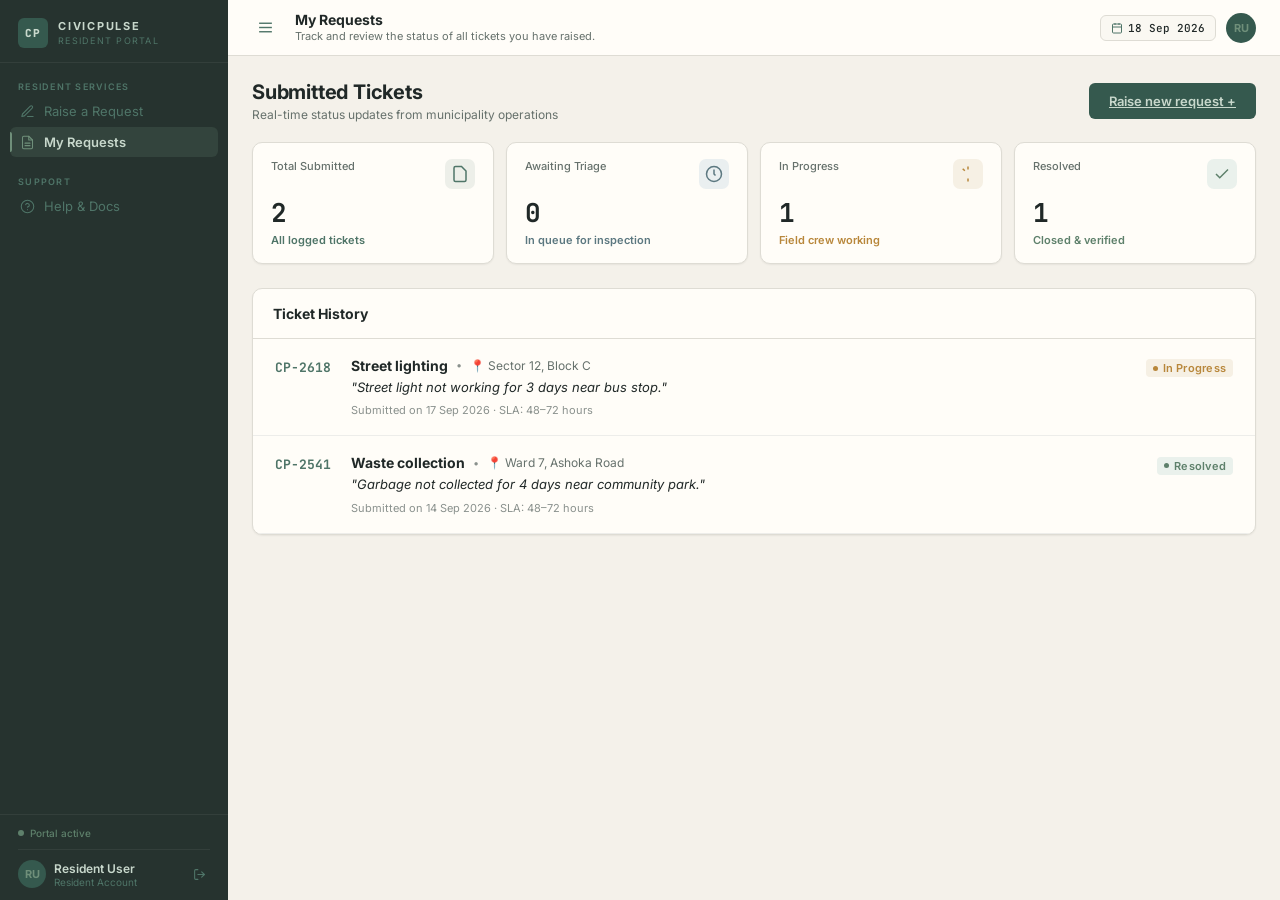
<file: frontend/user-my-requests.html>
<!DOCTYPE html>
<html lang="en">
<head>
  <meta charset="UTF-8" />
  <meta name="viewport" content="width=device-width, initial-scale=1.0" />
  <title>My Requests — CivicPulse Resident</title>
  <meta name="description" content="View and track all civic requests submitted from your account." />
  <link rel="preconnect" href="https://fonts.googleapis.com" />
  <link rel="preconnect" href="https://fonts.gstatic.com" crossorigin />
  <link href="https://fonts.googleapis.com/css2?family=Inter:wght@300;400;500;600;700;800&family=JetBrains+Mono:wght@400;500;600;700&display=swap" rel="stylesheet" />
  <link rel="stylesheet" href="style.css" />
</head>
<body>

  <div class="app">
    <!-- Sidebar -->
    <aside class="sidebar" id="user-sidebar">
      <div class="sidebar-logo">
        <div class="logo-icon-sm">CP</div>
        <div class="sidebar-logo-text">
          <div class="sidebar-brand">CivicPulse</div>
          <div class="sidebar-role">Resident Portal</div>
        </div>
      </div>

      <nav class="sidebar-nav">
        <div class="nav-group">
          <div class="nav-group-label">RESIDENT SERVICES</div>
          <a href="user-request.html" class="nav-item">
            <svg width="15" height="15" viewBox="0 0 24 24" fill="none" stroke="currentColor" stroke-width="1.7" stroke-linecap="round" stroke-linejoin="round"><path d="M12 20h9"/><path d="M16.5 3.5a2.12 2.12 0 0 1 3 3L7 19l-4 1 1-4Z"/></svg>
            <span>Raise a Request</span>
          </a>
          <a href="user-my-requests.html" class="nav-item active">
            <svg width="15" height="15" viewBox="0 0 24 24" fill="none" stroke="currentColor" stroke-width="1.7" stroke-linecap="round" stroke-linejoin="round"><path d="M14 2H6a2 2 0 0 0-2 2v16a2 2 0 0 0 2 2h12a2 2 0 0 0 2-2V8z"/><polyline points="14 2 14 8 20 8"/><line x1="16" y1="13" x2="8" y2="13"/><line x1="16" y1="17" x2="8" y2="17"/></svg>
            <span>My Requests</span>
          </a>
        </div>
        <div class="nav-group">
          <div class="nav-group-label">SUPPORT</div>
          <a href="user-help.html" class="nav-item">
            <svg width="15" height="15" viewBox="0 0 24 24" fill="none" stroke="currentColor" stroke-width="1.7" stroke-linecap="round" stroke-linejoin="round"><circle cx="12" cy="12" r="10"/><path d="M9.09 9a3 3 0 0 1 5.83 1c0 2-3 3-3 3"/><line x1="12" y1="17" x2="12.01" y2="17"/></svg>
            <span>Help & Docs</span>
          </a>
        </div>
      </nav>

      <div class="sidebar-footer">
        <div class="sidebar-status">
          <span class="status-dot"></span>
          <span class="status-text">Portal active</span>
        </div>
        <div class="sidebar-user">
          <div class="user-avatar" id="user-avatar-initials">RU</div>
          <div class="user-info">
            <div class="user-name" id="user-display-name">Resident User</div>
            <div class="user-role">Resident Account</div>
          </div>
          <button class="logout-btn" title="Sign out" onclick="doSignOut()">
            <svg width="13" height="13" viewBox="0 0 24 24" fill="none" stroke="currentColor" stroke-width="2" stroke-linecap="round" stroke-linejoin="round"><path d="M9 21H5a2 2 0 0 1-2-2V5a2 2 0 0 1 2-2h4"/><polyline points="16 17 21 12 16 7"/><line x1="21" y1="12" x2="9" y2="12"/></svg>
          </button>
        </div>
      </div>
    </aside>

    <!-- Main Section -->
    <div class="app-main">
      <header class="topnav">
        <button class="sidebar-toggle" title="Toggle Sidebar">
          <svg width="17" height="17" viewBox="0 0 24 24" fill="none" stroke="currentColor" stroke-width="2"><line x1="3" y1="6" x2="21" y2="6"/><line x1="3" y1="12" x2="21" y2="12"/><line x1="3" y1="18" x2="21" y2="18"/></svg>
        </button>
        <div class="topnav-title">
          <h1 class="page-title">My Requests</h1>
          <p class="page-subtitle">Track and review the status of all tickets you have raised.</p>
        </div>
        <div class="topnav-actions">
          <div class="date-pill">
            <svg width="12" height="12" viewBox="0 0 24 24" fill="none" stroke="#4F7568" stroke-width="2"><rect x="3" y="4" width="18" height="18" rx="2"/><line x1="16" y1="2" x2="16" y2="6"/><line x1="8" y1="2" x2="8" y2="6"/><line x1="3" y1="10" x2="21" y2="10"/></svg>
            <span class="mono">18 Sep 2026</span>
          </div>
          <div class="user-avatar-sm" onclick="doSignOut()" title="Click to sign out">RU</div>
        </div>
      </header>

      <main class="page-main">
        <div style="max-width: 1060px; margin: 0 auto; padding: 24px;">
          <div style="display: flex; justify-content: space-between; align-items: center; margin-bottom: 20px;">
            <div>
              <h2 class="section-title">Submitted Tickets</h2>
              <p class="section-subtitle">Real-time status updates from municipality operations</p>
            </div>
            <a href="user-request.html" class="btn btn-primary">
              <span>Raise new request +</span>
            </a>
          </div>

          <!-- Summary KPI Cards -->
          <div class="kpi-grid" style="margin-bottom: 24px;">
            <div class="kpi-card">
              <div class="kpi-header">
                <span class="kpi-label">Total Submitted</span>
                <div class="kpi-icon" style="background: rgba(79,117,104,0.1); color: var(--accent2);">
                  <svg width="18" height="18" viewBox="0 0 24 24" fill="none" stroke="currentColor" stroke-width="2"><path d="M14 2H6a2 2 0 0 0-2 2v16a2 2 0 0 0 2 2h12a2 2 0 0 0 2-2V8z"/></svg>
                </div>
              </div>
              <div class="kpi-value" id="kpi-total">0</div>
              <div class="kpi-delta" style="color: var(--accent2);">All logged tickets</div>
            </div>

            <div class="kpi-card">
              <div class="kpi-header">
                <span class="kpi-label">Awaiting Triage</span>
                <div class="kpi-icon" style="background: #eaeff0; color: #5C7880;">
                  <svg width="18" height="18" viewBox="0 0 24 24" fill="none" stroke="currentColor" stroke-width="2"><circle cx="12" cy="12" r="10"/><polyline points="12 6 12 12 14 14"/></svg>
                </div>
              </div>
              <div class="kpi-value" id="kpi-open">0</div>
              <div class="kpi-delta" style="color: #5C7880;">In queue for inspection</div>
            </div>

            <div class="kpi-card">
              <div class="kpi-header">
                <span class="kpi-label">In Progress</span>
                <div class="kpi-icon" style="background: #f6f0e4; color: #B8873B;">
                  <svg width="18" height="18" viewBox="0 0 24 24" fill="none" stroke="currentColor" stroke-width="2"><line x1="12" y1="2" x2="12" y2="6"/><line x1="12" y1="18" x2="12" y2="22"/><line x1="4.93" y1="4.93" x2="7.76" y2="7.76"/></svg>
                </div>
              </div>
              <div class="kpi-value" id="kpi-progress">0</div>
              <div class="kpi-delta" style="color: #B8873B;">Field crew working</div>
            </div>

            <div class="kpi-card">
              <div class="kpi-header">
                <span class="kpi-label">Resolved</span>
                <div class="kpi-icon" style="background: #eaf1ec; color: #5E806B;">
                  <svg width="18" height="18" viewBox="0 0 24 24" fill="none" stroke="currentColor" stroke-width="2"><polyline points="20 6 9 17 4 12"/></svg>
                </div>
              </div>
              <div class="kpi-value" id="kpi-resolved">0</div>
              <div class="kpi-delta" style="color: #5E806B;">Closed & verified</div>
            </div>
          </div>

          <!-- History Table -->
          <div class="card" style="overflow: hidden;">
            <div style="padding: 16px 20px; border-bottom: 1px solid var(--border); font-size: 14px; font-weight: 700; color: var(--text-primary);">
              Ticket History
            </div>
            <div id="tickets-container"></div>
          </div>
        </div>
      </main>
    </div>
  </div>

  <script src="data.js"></script>
  <script src="shared.js"></script>
  <script>
    const user = initShell('user');

    function renderTickets() {
      const all = getUserRequests();
      const my = all.filter(r => !r.userEmail || r.userEmail === user.email);

      document.getElementById('kpi-total').textContent = my.length;
      document.getElementById('kpi-open').textContent = my.filter(r => r.status === 'Open').length;
      document.getElementById('kpi-progress').textContent = my.filter(r => r.status === 'In Progress').length;
      document.getElementById('kpi-resolved').textContent = my.filter(r => r.status === 'Resolved').length;

      const container = document.getElementById('tickets-container');
      if (my.length === 0) {
        container.innerHTML = `
          <div style="padding: 48px; text-align: center; color: var(--text-muted);">
            <div style="font-size: 14px; font-weight: 500;">No requests recorded yet</div>
            <div style="font-size: 12px; margin-top: 4px;">Click the button above to raise your first issue.</div>
          </div>
        `;
        return;
      }

      container.innerHTML = my.map(r => `
        <div style="padding: 18px 22px; border-bottom: 1px solid var(--border2); display: grid; grid-template-columns: auto 1fr auto; gap: 20px; align-items: start;">
          <div class="mono" style="font-size: 13px; font-weight: 700; color: var(--accent2); padding-top: 2px;">
            ${escapeHtml(r.id)}
          </div>
          <div>
            <div style="display: flex; align-items: center; gap: 8px; margin-bottom: 4px;">
              <span style="font-size: 14px; font-weight: 700; color: var(--text-primary);">${escapeHtml(r.category)}</span>
              <span style="font-size: 11px; color: var(--text-muted);">•</span>
              <span style="font-size: 12px; color: var(--text-secondary);">📍 ${escapeHtml(r.location)}</span>
            </div>
            ${r.desc ? `<p style="font-size: 13px; color: var(--text-primary); line-height: 1.5; margin: 4px 0 6px; font-style: italic;">"${escapeHtml(r.desc)}"</p>` : ''}
            <div style="font-size: 11px; color: var(--text-muted);">Submitted on ${escapeHtml(r.raisedAt)} · SLA: 48–72 hours</div>
          </div>
          <div>
            ${renderStatusBadge(r.status)}
          </div>
        </div>
      `).join('');
    }

    renderTickets();
  </script>
</body>
</html>
</file>
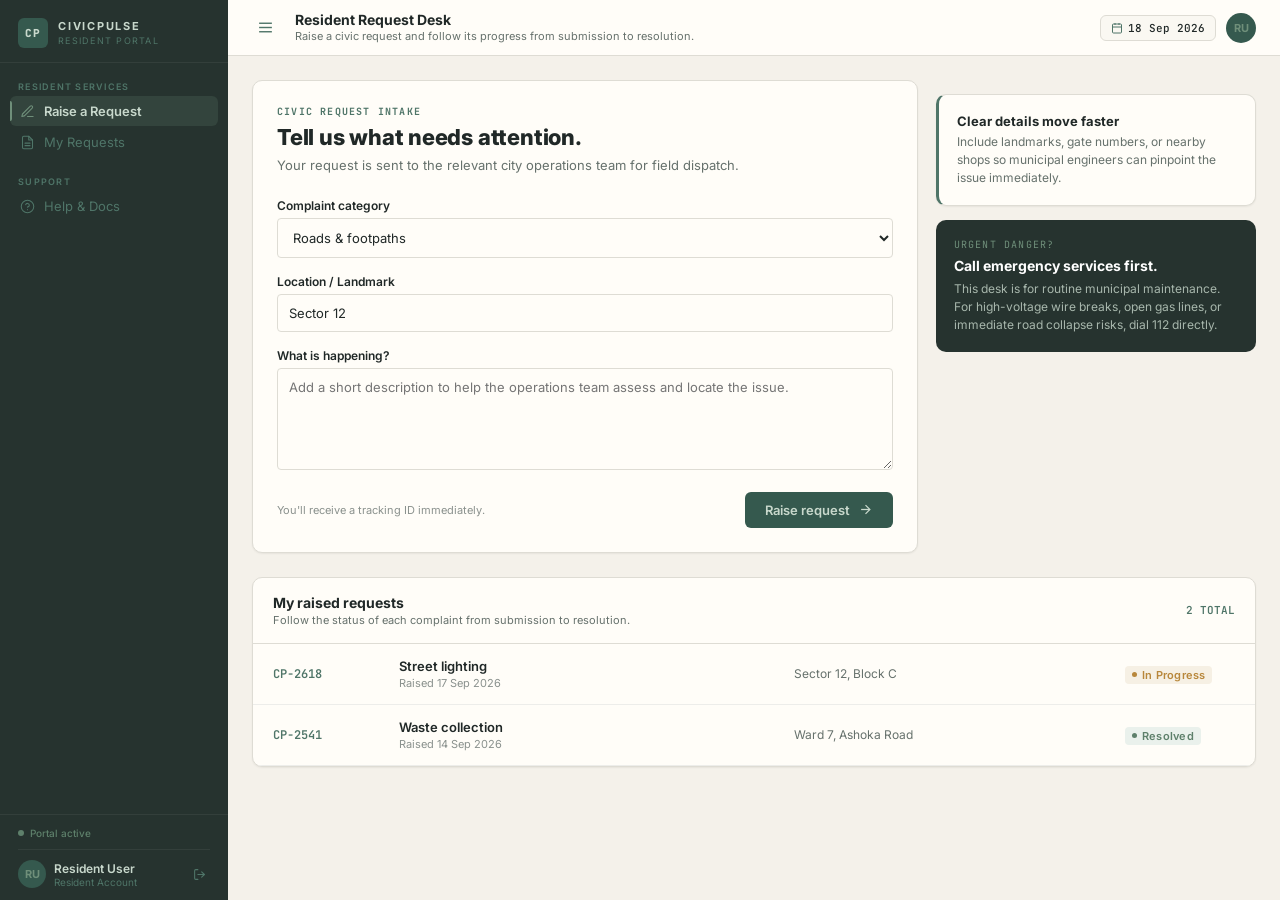
<file: frontend/user-request.html>
<!DOCTYPE html>
<html lang="en">
<head>
  <meta charset="UTF-8" />
  <meta name="viewport" content="width=device-width, initial-scale=1.0" />
  <title>Raise a Request — CivicPulse Resident</title>
  <meta name="description" content="Raise a civic maintenance ticket with the municipality." />
  <link rel="preconnect" href="https://fonts.googleapis.com" />
  <link rel="preconnect" href="https://fonts.gstatic.com" crossorigin />
  <link href="https://fonts.googleapis.com/css2?family=Inter:wght@300;400;500;600;700;800&family=JetBrains+Mono:wght@400;500;600;700&display=swap" rel="stylesheet" />
  <link rel="stylesheet" href="style.css" />
</head>
<body>

  <div class="app">
    <!-- Sidebar -->
    <aside class="sidebar" id="user-sidebar">
      <div class="sidebar-logo">
        <div class="logo-icon-sm">CP</div>
        <div class="sidebar-logo-text">
          <div class="sidebar-brand">CivicPulse</div>
          <div class="sidebar-role">Resident Portal</div>
        </div>
      </div>

      <nav class="sidebar-nav">
        <div class="nav-group">
          <div class="nav-group-label">RESIDENT SERVICES</div>
          <a href="user-request.html" class="nav-item active">
            <svg width="15" height="15" viewBox="0 0 24 24" fill="none" stroke="currentColor" stroke-width="1.7" stroke-linecap="round" stroke-linejoin="round"><path d="M12 20h9"/><path d="M16.5 3.5a2.12 2.12 0 0 1 3 3L7 19l-4 1 1-4Z"/></svg>
            <span>Raise a Request</span>
          </a>
          <a href="user-my-requests.html" class="nav-item">
            <svg width="15" height="15" viewBox="0 0 24 24" fill="none" stroke="currentColor" stroke-width="1.7" stroke-linecap="round" stroke-linejoin="round"><path d="M14 2H6a2 2 0 0 0-2 2v16a2 2 0 0 0 2 2h12a2 2 0 0 0 2-2V8z"/><polyline points="14 2 14 8 20 8"/><line x1="16" y1="13" x2="8" y2="13"/><line x1="16" y1="17" x2="8" y2="17"/></svg>
            <span>My Requests</span>
          </a>
        </div>
        <div class="nav-group">
          <div class="nav-group-label">SUPPORT</div>
          <a href="user-help.html" class="nav-item">
            <svg width="15" height="15" viewBox="0 0 24 24" fill="none" stroke="currentColor" stroke-width="1.7" stroke-linecap="round" stroke-linejoin="round"><circle cx="12" cy="12" r="10"/><path d="M9.09 9a3 3 0 0 1 5.83 1c0 2-3 3-3 3"/><line x1="12" y1="17" x2="12.01" y2="17"/></svg>
            <span>Help & Docs</span>
          </a>
        </div>
      </nav>

      <div class="sidebar-footer">
        <div class="sidebar-status">
          <span class="status-dot"></span>
          <span class="status-text">Portal active</span>
        </div>
        <div class="sidebar-user">
          <div class="user-avatar" id="user-avatar-initials">RU</div>
          <div class="user-info">
            <div class="user-name" id="user-display-name">Resident User</div>
            <div class="user-role">Resident Account</div>
          </div>
          <button class="logout-btn" title="Sign out" onclick="doSignOut()">
            <svg width="13" height="13" viewBox="0 0 24 24" fill="none" stroke="currentColor" stroke-width="2" stroke-linecap="round" stroke-linejoin="round"><path d="M9 21H5a2 2 0 0 1-2-2V5a2 2 0 0 1 2-2h4"/><polyline points="16 17 21 12 16 7"/><line x1="21" y1="12" x2="9" y2="12"/></svg>
          </button>
        </div>
      </div>
    </aside>

    <!-- Main Section -->
    <div class="app-main">
      <header class="topnav">
        <button class="sidebar-toggle" title="Toggle Sidebar">
          <svg width="17" height="17" viewBox="0 0 24 24" fill="none" stroke="currentColor" stroke-width="2"><line x1="3" y1="6" x2="21" y2="6"/><line x1="3" y1="12" x2="21" y2="12"/><line x1="3" y1="18" x2="21" y2="18"/></svg>
        </button>
        <div class="topnav-title">
          <h1 class="page-title">Resident Request Desk</h1>
          <p class="page-subtitle">Raise a civic request and follow its progress from submission to resolution.</p>
        </div>
        <div class="topnav-actions">
          <div class="date-pill">
            <svg width="12" height="12" viewBox="0 0 24 24" fill="none" stroke="#4F7568" stroke-width="2"><rect x="3" y="4" width="18" height="18" rx="2"/><line x1="16" y1="2" x2="16" y2="6"/><line x1="8" y1="2" x2="8" y2="6"/><line x1="3" y1="10" x2="21" y2="10"/></svg>
            <span class="mono">18 Sep 2026</span>
          </div>
          <div class="user-avatar-sm" onclick="doSignOut()" title="Click to sign out">RU</div>
        </div>
      </header>

      <main class="page-main">
        <div style="max-width: 1060px; margin: 0 auto; padding: 24px;">
          <div class="request-grid">
            <!-- Form Card -->
            <div class="card" style="padding: 24px;">
              <div style="font-family: var(--font-mono); font-size: 10px; font-weight: 700; color: var(--accent2); text-transform: uppercase; letter-spacing: 0.12em; margin-bottom: 6px;">
                CIVIC REQUEST INTAKE
              </div>
              <h2 style="font-size: 22px; font-weight: 800; color: var(--text-primary); margin-bottom: 6px; letter-spacing: -0.01em;">
                Tell us what needs attention.
              </h2>
              <p style="font-size: 13px; color: var(--text-secondary); margin-bottom: 22px; line-height: 1.5;">
                Your request is sent to the relevant city operations team for field dispatch.
              </p>

              <form id="resident-req-form" style="display: flex; flex-direction: column; gap: 16px;">
                <div class="form-group">
                  <label class="form-label" for="req-category">Complaint category</label>
                  <select id="req-category" class="field-style" required>
                    <!-- Populated via script or options -->
                  </select>
                </div>

                <div class="form-group" id="req-other-wrap" style="display:none;">
                  <label class="form-label" for="req-other-desc">Describe category</label>
                  <input type="text" id="req-other-desc" class="field-style" placeholder="e.g. Stray animal concern" />
                </div>

                <div class="form-group">
                  <label class="form-label" for="req-location">Location / Landmark</label>
                  <input type="text" id="req-location" class="field-style" placeholder="Street, building, landmark, or locality" required />
                </div>

                <div class="form-group">
                  <label class="form-label" for="req-desc">What is happening?</label>
                  <textarea id="req-desc" class="field-style" rows="5" placeholder="Add a short description to help the operations team assess and locate the issue." required></textarea>
                </div>

                <div style="display: flex; justify-content: space-between; align-items: center; padding-top: 6px;">
                  <span style="font-size: 11px; color: var(--text-muted);">You'll receive a tracking ID immediately.</span>
                  <button type="submit" class="btn btn-primary">
                    <span>Raise request</span>
                    <svg width="15" height="15" viewBox="0 0 24 24" fill="none" stroke="currentColor" stroke-width="2"><path d="M5 12h14"/><path d="m12 5 7 7-7 7"/></svg>
                  </button>
                </div>
              </form>
            </div>

            <!-- Aside Advice -->
            <div style="display: flex; flex-direction: column; gap: 14px;">
              <div id="req-confirmation-slot"></div>

              <div class="card" style="padding: 18px; border-left: 3px solid var(--accent2);">
                <div style="font-size: 13px; font-weight: 700; color: var(--text-primary); margin-bottom: 4px;">
                  Clear details move faster
                </div>
                <p style="font-size: 12px; color: var(--text-secondary); line-height: 1.5; margin: 0;">
                  Include landmarks, gate numbers, or nearby shops so municipal engineers can pinpoint the issue immediately.
                </p>
              </div>

              <div style="background: var(--sidebar-bg); border-radius: var(--radius); padding: 18px; color: var(--text-sidebar);">
                <div style="font-family: var(--font-mono); font-size: 10px; letter-spacing: 0.12em; color: var(--accent3); text-transform: uppercase; margin-bottom: 6px;">
                  URGENT DANGER?
                </div>
                <div style="font-size: 14px; font-weight: 700; color: #fff; margin-bottom: 6px;">
                  Call emergency services first.
                </div>
                <p style="font-size: 12px; color: rgba(200,216,204,0.8); line-height: 1.5; margin: 0;">
                  This desk is for routine municipal maintenance. For high-voltage wire breaks, open gas lines, or immediate road collapse risks, dial 112 directly.
                </p>
              </div>
            </div>
          </div>

          <!-- My Recent Requests Table -->
          <div class="card" style="margin-top: 24px; overflow: hidden;">
            <div style="padding: 16px 20px; border-bottom: 1px solid var(--border); display: flex; justify-content: space-between; align-items: center;">
              <div>
                <div style="font-size: 14px; font-weight: 700; color: var(--text-primary);">My raised requests</div>
                <div style="font-size: 11px; color: var(--text-secondary); margin-top: 2px;">Follow the status of each complaint from submission to resolution.</div>
              </div>
              <span class="mono" id="req-total-count" style="font-size: 11px; font-weight: 600; color: var(--accent2);">0 TOTAL</span>
            </div>

            <div id="user-requests-list"></div>
          </div>
        </div>
      </main>
    </div>
  </div>

  <script src="data.js"></script>
  <script src="shared.js"></script>
  <script>
    const user = initShell('user');

    // Populate category dropdown
    const catSelect = document.getElementById('req-category');
    catSelect.innerHTML = CATEGORIES.map(c => `<option value="${escapeHtml(c)}">${escapeHtml(c)}</option>`).join('');

    // Pre-fill location if known
    if (user.ward) {
      document.getElementById('req-location').value = user.ward;
    }

    // Toggle other category
    catSelect.addEventListener('change', () => {
      document.getElementById('req-other-wrap').style.display = (catSelect.value.toLowerCase() === 'other') ? 'block' : 'none';
    });

    function renderList() {
      const all = getUserRequests();
      const my = all.filter(r => !r.userEmail || r.userEmail === user.email);
      document.getElementById('req-total-count').textContent = `${my.length} TOTAL`;

      const listEl = document.getElementById('user-requests-list');
      if (my.length === 0) {
        listEl.innerHTML = `<div style="padding: 40px; text-align: center; color: var(--text-muted); font-size: 13px;">No requests logged yet. Use the form above to raise your first issue.</div>`;
        return;
      }

      listEl.innerHTML = my.map(r => `
        <div style="display: grid; grid-template-columns: 110px 1.2fr 1fr 110px; gap: 16px; padding: 14px 20px; align-items: center; border-bottom: 1px solid var(--border2);">
          <div class="mono" style="font-size: 12px; font-weight: 600; color: var(--accent2);">${escapeHtml(r.id)}</div>
          <div>
            <div style="font-size: 13px; font-weight: 600; color: var(--text-primary);">${escapeHtml(r.category)}</div>
            <div style="font-size: 11px; color: var(--text-muted); margin-top: 2px;">Raised ${escapeHtml(r.raisedAt)}</div>
          </div>
          <div style="font-size: 12px; color: var(--text-secondary);">${escapeHtml(r.location)}</div>
          <div>${renderStatusBadge(r.status)}</div>
        </div>
      `).join('');
    }

    renderList();

    // Form submit
    document.getElementById('resident-req-form').addEventListener('submit', (e) => {
      e.preventDefault();
      const cat = catSelect.value;
      const loc = document.getElementById('req-location').value.trim();
      const desc = document.getElementById('req-desc').value.trim();

      if (!loc || !desc) return;

      const newId = 'CP-' + Math.floor(2700 + Math.random() * 900);
      const newReq = {
        id: newId,
        category: cat,
        location: loc,
        desc: desc,
        raisedAt: '18 Sep 2026',
        status: 'Open',
        userEmail: user.email
      };

      const updated = [newReq, ...getUserRequests()];
      saveUserRequests(updated);

      document.getElementById('req-confirmation-slot').innerHTML = `
        <div style="background: #EAF1EC; border: 1px solid #B6CCBC; border-radius: var(--radius); padding: 18px; animation: fadeSlideUp 0.3s ease;">
          <div style="color: #5E806B; font-family: var(--font-mono); font-size: 10px; font-weight: 700; letter-spacing: 0.1em; text-transform: uppercase;">
            REQUEST LOGGED
          </div>
          <div style="color: var(--text-primary); font-size: 16px; font-weight: 700; margin: 6px 0 4px;">
            Tracking ID: <span class="mono" style="color: var(--accent);">${newId}</span>
          </div>
          <div style="color: #4A5B53; font-size: 12px; line-height: 1.5;">
            Your report for <strong>${escapeHtml(loc)}</strong> is queued for inspection by ward teams.
          </div>
        </div>
      `;

      document.getElementById('req-desc').value = '';
      renderList();
    });
  </script>
</body>
</html>
</file>
<file: frontend/style.css>
/* ── Base ─────────────────────────────────────────────── */
*, *::before, *::after { box-sizing: border-box; margin: 0; padding: 0; }

:root {
  --bg-page: #F4F1EA;
  --bg-card: #FFFDF8;
  --bg-card2: #FAF8F2;
  --border: #DEDCD4;
  --border2: #EDEDEA;
  --sidebar-bg: #26332F;
  --text-primary: #202827;
  --text-secondary: #66716C;
  --text-muted: #8A918D;
  --text-sidebar: #C8D8CC;
  --text-sidebar-muted: #4F7568;
  --accent: #35594E;
  --accent2: #4F7568;
  --accent3: #6F8F7A;
  --critical: #A9473F;
  --critical-bg: #f3e9e8;
  --high: #C36B4B;
  --high-bg: #f5ede7;
  --medium: #5C7880;
  --medium-bg: #eaeff0;
  --warn: #B8873B;
  --warn-bg: #f6f0e4;
  --success: #5E806B;
  --success-bg: #eaf1ec;
  --font-mono: 'JetBrains Mono', 'Courier New', monospace;
  --shadow-sm: 0 1px 2px rgba(0,0,0,0.06);
  --shadow-md: 0 4px 12px rgba(0,0,0,0.09);
  --shadow-lg: 0 8px 28px rgba(0,0,0,0.12);
  --radius: 10px;
  --radius-sm: 6px;
  --transition: 0.15s ease;
}

html { font-size: 14px; }

body {
  font-family: 'Inter', -apple-system, BlinkMacSystemFont, sans-serif;
  background: var(--bg-page);
  color: var(--text-primary);
  min-height: 100vh;
  -webkit-font-smoothing: antialiased;
}

.hidden { display: none !important; }
.mono { font-family: var(--font-mono); }

/* ── Auth Screen ─────────────────────────────────────── */
.auth-screen {
  min-height: 100vh;
  background: linear-gradient(135deg, #1a2420 0%, #26332F 50%, #1e2e28 100%);
  display: flex;
  align-items: center;
  justify-content: center;
  padding: 24px;
  position: relative;
  overflow: hidden;
}

.auth-screen::before {
  content: '';
  position: absolute;
  inset: 0;
  background: radial-gradient(ellipse at 30% 20%, rgba(79,117,104,0.15) 0%, transparent 60%),
              radial-gradient(ellipse at 80% 80%, rgba(53,89,78,0.1) 0%, transparent 50%);
}

.auth-page {
  display: none;
  width: 100%;
  position: relative;
  z-index: 1;
}
.auth-page.active { display: block; }

.auth-container {
  display: grid;
  grid-template-columns: 410px 1fr;
  gap: 52px;
  max-width: 1040px;
  margin: 0 auto;
  align-items: center;
}

.auth-card {
  background: rgba(255,253,248,0.97);
  backdrop-filter: blur(20px);
  border-radius: 16px;
  padding: 36px;
  box-shadow: 0 20px 60px rgba(0,0,0,0.3), 0 0 0 1px rgba(255,255,255,0.05);
}

.glass-card { border: 1px solid rgba(255,255,255,0.1); }

.auth-logo {
  display: flex;
  align-items: center;
  gap: 12px;
  margin-bottom: 28px;
}

.logo-icon {
  width: 38px; height: 38px; border-radius: 8px;
  background: var(--accent);
  display: flex; align-items: center; justify-content: center;
  font-weight: 800; font-size: 12px; color: var(--text-sidebar);
  font-family: var(--font-mono); letter-spacing: 0.05em;
  flex-shrink: 0;
}

.logo-name {
  font-weight: 800; font-size: 16px; color: var(--text-primary);
  letter-spacing: 0.1em; text-transform: uppercase;
}
.logo-tagline { font-size: 11px; color: var(--text-secondary); margin-top: 1px; }

.auth-header { margin-bottom: 22px; }
.auth-title { font-size: 22px; font-weight: 800; color: var(--text-primary); letter-spacing: -0.02em; }
.auth-subtitle { font-size: 13px; color: var(--text-secondary); margin-top: 4px; }

.auth-form { display: flex; flex-direction: column; gap: 14px; }

.form-row { display: grid; grid-template-columns: 1fr 1fr; gap: 12px; }

.form-group { display: flex; flex-direction: column; gap: 5px; }

.form-label { font-size: 12px; font-weight: 600; color: var(--text-primary); }

.input-wrapper { position: relative; }
.input-icon {
  position: absolute; left: 11px; top: 50%; transform: translateY(-50%);
  pointer-events: none; color: var(--text-muted);
}

.form-input {
  width: 100%;
  padding: 10px 12px;
  border: 1.5px solid var(--border);
  border-radius: var(--radius-sm);
  background: #FAFAF7;
  font-size: 13px;
  color: var(--text-primary);
  font-family: inherit;
  outline: none;
  transition: border-color var(--transition), box-shadow var(--transition);
}
.input-wrapper .form-input { padding-left: 36px; }

.form-input:focus {
  border-color: var(--accent2);
  background: var(--bg-card);
  box-shadow: 0 0 0 3px rgba(79,117,104,0.12);
}

.login-hint-box {
  background: rgba(79,117,104,0.08);
  border: 1px solid rgba(79,117,104,0.2);
  border-radius: var(--radius-sm);
  padding: 10px 12px;
  display: flex;
  flex-direction: column;
  gap: 4px;
}
.hint-row { display: flex; gap: 8px; align-items: center; }
.hint-label { font-size: 11px; color: var(--text-secondary); font-weight: 600; min-width: 80px; }
.hint-val { font-size: 11px; font-family: var(--font-mono); color: var(--accent); }

/* Buttons */
.btn {
  display: inline-flex; align-items: center; justify-content: center; gap: 8px;
  padding: 10px 20px;
  border-radius: var(--radius-sm);
  border: none;
  font-size: 13px; font-weight: 600; font-family: inherit;
  cursor: pointer;
  transition: all var(--transition);
}
.btn-primary {
  background: var(--accent);
  color: var(--text-sidebar);
}
.btn-primary:hover { background: #2e4e44; transform: translateY(-1px); box-shadow: 0 4px 12px rgba(53,89,78,0.3); }
.btn-full { width: 100%; }

.link-btn {
  background: none; border: none; cursor: pointer;
  color: var(--accent2); font-size: 13px; font-weight: 600;
  font-family: inherit; text-decoration: none;
  transition: color var(--transition);
}
.link-btn:hover { color: var(--accent); }

.auth-divider {
  text-align: center; margin: 16px 0 8px;
  position: relative;
}
.auth-divider::before {
  content: '';
  position: absolute; top: 50%; left: 0; right: 0; height: 1px;
  background: var(--border2);
}
.auth-divider span {
  position: relative; background: var(--bg-card);
  padding: 0 12px; font-size: 12px; color: var(--text-muted);
}
.auth-switch { font-size: 13px; color: var(--text-secondary); text-align: center; }

/* Alerts */
.alert {
  display: flex; align-items: center; gap: 8px;
  padding: 10px 12px; border-radius: var(--radius-sm);
  font-size: 13px; font-weight: 500;
  margin-bottom: 4px;
}
.alert-error { background: var(--critical-bg); color: var(--critical); border: 1px solid rgba(169,71,63,0.2); }
.alert-success { background: var(--success-bg); color: var(--success); border: 1px solid rgba(94,128,107,0.2); }

/* Auth Visual */
.auth-visual { display: flex; flex-direction: column; gap: 14px; padding: 8px 0; }

/* ── Sign-in Hero Side (Matching Screenshot) ─────────── */
.signin-hero-side {
  display: flex;
  flex-direction: column;
  justify-content: center;
  padding: 12px 0 12px 24px;
  position: relative;
  z-index: 1;
}

.signin-brand-header {
  display: flex;
  align-items: center;
  gap: 14px;
  margin-bottom: 40px;
}

.signin-brand-icon {
  width: 44px;
  height: 44px;
  border-radius: 10px;
  background: #344F46;
  border: 1px solid rgba(255,255,255,0.08);
  display: flex;
  align-items: center;
  justify-content: center;
  font-weight: 800;
  font-size: 15px;
  color: #DFECE4;
  font-family: var(--font-mono);
  letter-spacing: 0.05em;
  flex-shrink: 0;
  box-shadow: 0 4px 12px rgba(0,0,0,0.15);
}

.signin-brand-text {
  display: flex;
  flex-direction: column;
}

.signin-brand-title {
  color: #F4F1EA;
  font-weight: 800;
  font-size: 14px;
  letter-spacing: 0.12em;
  text-transform: uppercase;
  line-height: 1.2;
}

.signin-brand-subtitle {
  color: #6E887E;
  font-size: 10px;
  letter-spacing: 0.12em;
  text-transform: uppercase;
  margin-top: 3px;
  font-weight: 600;
}

.signin-hero-body {
  display: flex;
  flex-direction: column;
}

.signin-hero-title {
  font-size: 44px;
  font-weight: 800;
  color: #FFFDF8;
  letter-spacing: -0.028em;
  line-height: 1.12;
  margin-bottom: 22px;
  font-family: 'Inter', -apple-system, BlinkMacSystemFont, sans-serif;
}

.signin-hero-desc {
  font-size: 15px;
  color: #8CA498;
  line-height: 1.65;
  max-width: 460px;
  margin-bottom: 0;
  font-weight: 400;
}

.signin-hero-stats {
  display: flex;
  align-items: flex-start;
  gap: 40px;
  flex-wrap: wrap;
}

.hero-stat-col {
  display: flex;
  flex-direction: column;
}

.hero-stat-val {
  font-size: 32px;
  font-weight: 800;
  color: #FFFDF8;
  line-height: 1;
  letter-spacing: -0.02em;
  font-family: 'Inter', -apple-system, BlinkMacSystemFont, sans-serif;
}

.hero-stat-lbl {
  font-size: 12px;
  font-weight: 500;
  color: #6E887E;
  margin-top: 7px;
  line-height: 1.3;
}

.visual-card {
  background: rgba(255,255,255,0.07);
  border: 1px solid rgba(255,255,255,0.12);
  border-radius: 12px;
  padding: 16px 18px;
  backdrop-filter: blur(10px);
  animation: fadeSlideUp 0.6s ease both;
}

.visual-header {
  display: flex; align-items: center; gap: 8px;
  font-size: 13px; font-weight: 500; color: rgba(255,255,255,0.85);
  margin-bottom: 12px;
}
.visual-dot { width: 8px; height: 8px; border-radius: 50%; flex-shrink: 0; }
.visual-dot.critical { background: var(--critical); box-shadow: 0 0 8px rgba(169,71,63,0.6); }
.visual-dot.high { background: var(--high); box-shadow: 0 0 8px rgba(195,107,75,0.6); }

.visual-stats { display: grid; grid-template-columns: repeat(3,1fr); gap: 10px; }
.vstat-val { font-size: 20px; font-weight: 800; font-family: var(--font-mono); line-height: 1; }
.vstat-label { font-size: 10px; color: rgba(255,255,255,0.5); margin-top: 3px; text-transform: uppercase; letter-spacing: 0.08em; }

.visual-metrics {
  display: grid; grid-template-columns: repeat(2,1fr); gap: 10px;
}
.vmetric {
  background: rgba(255,255,255,0.06); border-radius: 8px; padding: 12px 14px;
  border: 1px solid rgba(255,255,255,0.08);
}
.vmetric-val { font-size: 18px; font-weight: 800; font-family: var(--font-mono); color: #fff; }
.vmetric-label { font-size: 11px; color: rgba(255,255,255,0.5); margin-top: 2px; }

.badge { font-size: 10px; font-weight: 700; padding: 2px 8px; border-radius: 4px; text-transform: uppercase; letter-spacing: 0.06em; }
.badge-critical { background: rgba(169,71,63,0.25); color: #F4A49F; }
.badge-high { background: rgba(195,107,75,0.25); color: #F4C4A9; }

.visual-info {
  background: rgba(255,255,255,0.07); border: 1px solid rgba(255,255,255,0.12);
  border-radius: 12px; padding: 24px; text-align: center;
}
.vinfo-icon { font-size: 36px; margin-bottom: 12px; }
.vinfo-title { font-size: 18px; font-weight: 700; color: #fff; margin-bottom: 8px; }
.vinfo-desc { font-size: 13px; color: rgba(255,255,255,0.6); line-height: 1.6; }

.visual-steps {
  background: rgba(255,255,255,0.05); border: 1px solid rgba(255,255,255,0.1);
  border-radius: 12px; padding: 18px;
  display: flex; flex-direction: column; gap: 16px;
}
.vstep { display: flex; align-items: flex-start; gap: 14px; }
.vstep-num {
  width: 28px; height: 28px; border-radius: 50%;
  background: var(--accent); color: var(--text-sidebar);
  display: flex; align-items: center; justify-content: center;
  font-size: 13px; font-weight: 700; flex-shrink: 0;
}
.vstep-title { font-size: 13px; font-weight: 600; color: #fff; }
.vstep-desc { font-size: 12px; color: rgba(255,255,255,0.5); margin-top: 2px; }

/* ── App Layout ──────────────────────────────────────── */
.app {
  display: flex;
  height: 100vh;
  overflow: hidden;
  background: var(--bg-page);
}

/* ── Sidebar ─────────────────────────────────────────── */
.sidebar {
  width: 228px;
  min-width: 228px;
  background: var(--sidebar-bg);
  display: flex;
  flex-direction: column;
  height: 100%;
  transition: width 0.2s ease, min-width 0.2s ease;
  overflow: hidden;
}
.sidebar.collapsed { width: 56px; min-width: 56px; }
.sidebar.collapsed .sidebar-logo-text,
.sidebar.collapsed .sidebar-data-coverage,
.sidebar.collapsed .sidebar-status,
.sidebar.collapsed .nav-group-label,
.sidebar.collapsed .nav-item span,
.sidebar.collapsed .nav-badge,
.sidebar.collapsed .sidebar-user .user-info,
.sidebar.collapsed .sidebar-user .logout-btn {
  display: none !important;
}
.sidebar.collapsed .nav-item {
  justify-content: center;
  padding: 9px;
}
.sidebar.collapsed .sidebar-logo {
  justify-content: center;
  padding: 18px 0;
}
.sidebar.collapsed .sidebar-footer {
  padding: 12px 0;
  display: flex;
  justify-content: center;
}

.sidebar-logo {
  padding: 18px 18px 14px;
  border-bottom: 1px solid rgba(255,255,255,0.06);
  display: flex; align-items: center; gap: 10px;
}
.logo-icon-sm {
  width: 30px; height: 30px; border-radius: 6px;
  background: var(--accent);
  display: flex; align-items: center; justify-content: center;
  font-weight: 800; font-size: 11px; color: var(--text-sidebar);
  font-family: var(--font-mono); letter-spacing: 0.05em; flex-shrink: 0;
}
.sidebar-brand {
  color: var(--text-sidebar); font-weight: 700; font-size: 11px;
  letter-spacing: 0.16em; line-height: 1.2; text-transform: uppercase;
}
.sidebar-role { color: var(--text-sidebar-muted); font-size: 9px; letter-spacing: 0.14em; text-transform: uppercase; margin-top: 2px; }

.sidebar-nav {
  flex: 1;
  padding: 10px 10px 0;
  display: flex; flex-direction: column;
  overflow-y: auto;
  gap: 0;
}

.nav-group { margin-bottom: 6px; }

.nav-group-label {
  padding: 12px 8px 4px;
  font-size: 9px; font-weight: 600; color: var(--text-sidebar-muted);
  letter-spacing: 0.14em; text-transform: uppercase;
}
.nav-group:first-child .nav-group-label { padding-top: 8px; }

.nav-item {
  display: flex; align-items: center; gap: 9px;
  width: 100%; padding: 7px 10px;
  border-radius: var(--radius-sm);
  border: none; cursor: pointer;
  background: transparent;
  color: var(--text-sidebar-muted);
  font-size: 13px; font-weight: 400;
  font-family: inherit;
  text-align: left;
  transition: all 0.12s;
  margin-bottom: 1px;
  position: relative;
  text-decoration: none;
}
.nav-item:hover { background: rgba(255,255,255,0.05); color: var(--text-sidebar); }
.nav-item.active {
  background: rgba(111,143,122,0.18);
  color: var(--text-sidebar); font-weight: 600;
}
.nav-item.active::before {
  content: '';
  position: absolute; left: 0; top: 18%; bottom: 18%;
  width: 2px; border-radius: 0 2px 2px 0;
  background: var(--accent3);
}
.nav-item.active svg { color: var(--accent3); }

.nav-badge {
  background: var(--critical); color: #fff;
  font-size: 9px; font-weight: 700;
  padding: 1px 5px; border-radius: 3px;
  font-family: var(--font-mono); margin-left: auto;
}

.sidebar-footer {
  border-top: 1px solid rgba(255,255,255,0.06);
  padding: 12px 18px;
}

.sidebar-status {
  display: flex; align-items: center; gap: 6px; margin-bottom: 10px;
}
.status-dot {
  width: 6px; height: 6px; border-radius: 50%; background: var(--success);
  display: inline-block; flex-shrink: 0;
  animation: statusPulse 2.5s ease-in-out infinite;
}
.status-text { font-size: 10px; color: var(--success); font-weight: 500; }

.sidebar-data-coverage { margin-bottom: 12px; }
.data-label { font-size: 9px; font-weight: 600; color: var(--text-sidebar-muted); letter-spacing: 0.14em; text-transform: uppercase; margin-bottom: 6px; }
.data-grid { display: grid; grid-template-columns: 1fr 1fr; gap: 4px 12px; }
.data-val { font-size: 12px; font-weight: 600; color: var(--text-sidebar); font-family: var(--font-mono); line-height: 1.2; }
.data-sub { font-size: 9px; color: var(--text-sidebar-muted); margin-top: 1px; }

.sidebar-user {
  display: flex; align-items: center; gap: 8px;
  padding-top: 10px; border-top: 1px solid rgba(255,255,255,0.06);
}
.user-avatar {
  width: 28px; height: 28px; border-radius: 50%;
  background: var(--accent); display: flex; align-items: center; justify-content: center;
  color: var(--accent3); font-size: 11px; font-weight: 700; flex-shrink: 0;
}
.user-info { flex: 1; min-width: 0; }
.user-name { color: var(--text-sidebar); font-size: 12px; font-weight: 600; white-space: nowrap; overflow: hidden; text-overflow: ellipsis; }
.user-role { color: var(--text-sidebar-muted); font-size: 10px; }

.logout-btn {
  background: none; border: none; cursor: pointer;
  color: var(--text-sidebar-muted); padding: 4px; border-radius: 4px;
  display: flex; align-items: center;
  transition: color var(--transition);
}
.logout-btn:hover { color: var(--text-sidebar); }

/* ── App Main ────────────────────────────────────────── */
.app-main { flex: 1; display: flex; flex-direction: column; overflow: hidden; min-width: 0; }

/* ── TopNav ──────────────────────────────────────────── */
.topnav {
  background: var(--bg-card);
  border-bottom: 1px solid var(--border);
  padding: 0 24px;
  height: 56px;
  display: flex; align-items: center; gap: 16px;
  flex-shrink: 0;
  position: sticky; top: 0; z-index: 20;
}

.sidebar-toggle {
  background: none; border: none; cursor: pointer;
  padding: 5px; color: var(--accent2); border-radius: 5px;
  display: flex; align-items: center; flex-shrink: 0;
  transition: color var(--transition);
}
.sidebar-toggle:hover { color: var(--text-primary); }

.topnav-title { flex: 1; min-width: 0; }
.page-title { font-size: 14px; font-weight: 700; color: var(--text-primary); margin: 0; line-height: 1.2; }
.page-subtitle { font-size: 11px; color: var(--text-secondary); margin: 0; white-space: nowrap; overflow: hidden; text-overflow: ellipsis; }

.topnav-actions { display: flex; align-items: center; gap: 10px; flex-shrink: 0; }

.search-box { position: relative; width: 220px; }
.search-icon { position: absolute; left: 9px; top: 50%; transform: translateY(-50%); pointer-events: none; }
.search-input {
  width: 100%; padding: 6px 10px 6px 30px;
  background: var(--bg-card2); border: 1px solid var(--border);
  border-radius: var(--radius-sm); font-size: 12px; color: var(--text-primary);
  font-family: inherit; outline: none;
  transition: border-color var(--transition), background var(--transition);
}
.search-input:focus { background: var(--bg-card); border-color: var(--accent2); }

.date-pill {
  display: flex; align-items: center; gap: 5px;
  padding: 5px 10px; background: var(--bg-card2);
  border-radius: var(--radius-sm); border: 1px solid var(--border);
  cursor: pointer;
}
.date-pill span { font-size: 11px; font-weight: 500; color: var(--text-primary); }

.icon-btn {
  background: none; border: none; cursor: pointer;
  padding: 6px; color: var(--accent2); border-radius: 5px;
  display: flex; align-items: center; position: relative;
  transition: color var(--transition);
}
.icon-btn:hover { color: var(--text-primary); }

.notif-btn { position: relative; }
.notif-dot {
  position: absolute; top: 3px; right: 3px;
  width: 7px; height: 7px; border-radius: 50%;
  background: var(--critical); border: 1.5px solid var(--bg-card);
}

.notif-dropdown {
  position: absolute; right: 0; top: 40px; width: 290px;
  background: var(--bg-card); border-radius: 8px;
  border: 1px solid var(--border);
  box-shadow: var(--shadow-lg); z-index: 50;
}
.notif-header { padding: 11px 15px; border-bottom: 1px solid var(--border); font-weight: 600; font-size: 12px; color: var(--text-primary); }
.notif-item {
  padding: 9px 15px; border-bottom: 1px solid var(--bg-card2);
  display: flex; gap: 9px; align-items: flex-start; cursor: pointer;
  transition: background var(--transition);
}
.notif-item:hover { background: var(--bg-card2); }
.notif-dot-item { width: 7px; height: 7px; border-radius: 50%; margin-top: 4px; flex-shrink: 0; }
.critical-dot { background: var(--critical); }
.normal-dot { background: var(--accent2); }
.notif-content { flex: 1; }
.notif-title { font-size: 12px; font-weight: 500; color: var(--text-primary); }
.notif-desc { font-size: 11px; color: var(--text-secondary); }
.notif-time { font-size: 10px; color: var(--text-muted); flex-shrink: 0; }

.user-avatar-sm {
  width: 30px; height: 30px; border-radius: 50%;
  background: var(--accent); display: flex; align-items: center; justify-content: center;
  color: var(--accent3); font-size: 11px; font-weight: 700; cursor: pointer;
}

/* ── Page Main ───────────────────────────────────────── */
.page-main { flex: 1; overflow-y: auto; }

/* ── Cards & Panels ─────────────────────────────────── */
.card {
  background: var(--bg-card); border-radius: var(--radius);
  border: 1px solid var(--border); box-shadow: var(--shadow-sm);
}

/* ── Status Badges ───────────────────────────────────── */
.status-badge {
  display: inline-flex; align-items: center; gap: 5px;
  padding: 2px 7px; border-radius: 4px;
  font-size: 11px; font-weight: 600; letter-spacing: 0.02em; white-space: nowrap;
}
.status-badge .badge-dot { width: 5px; height: 5px; border-radius: 50%; flex-shrink: 0; }
.badge-critical   { background: var(--critical-bg); color: var(--critical); }
.badge-high       { background: var(--high-bg); color: var(--high); }
.badge-medium     { background: var(--medium-bg); color: var(--medium); }
.badge-low        { background: #EDEDEA; color: #66716C; }
.badge-normal     { background: var(--success-bg); color: var(--success); }
.badge-open       { background: var(--medium-bg); color: var(--medium); }
.badge-inprogress { background: var(--warn-bg); color: var(--warn); }
.badge-resolved   { background: var(--success-bg); color: var(--success); }
.badge-escalated  { background: var(--critical-bg); color: var(--critical); }
.badge-emerging   { background: var(--critical-bg); color: var(--critical); }
.badge-active     { background: var(--high-bg); color: var(--high); }
.badge-monitoring { background: var(--medium-bg); color: var(--medium); }

/* ── KPI Cards ───────────────────────────────────────── */
.kpi-grid { display: grid; grid-template-columns: repeat(4,1fr); gap: 12px; }
.kpi-card {
  background: var(--bg-card); border-radius: var(--radius);
  padding: 16px 18px; border: 1px solid var(--border); box-shadow: var(--shadow-sm);
  transition: transform var(--transition), box-shadow var(--transition);
}
.kpi-card:hover { transform: translateY(-1px); box-shadow: var(--shadow-md); }

.kpi-header { display: flex; justify-content: space-between; align-items: flex-start; margin-bottom: 10px; }
.kpi-label { font-size: 11px; font-weight: 500; color: var(--text-secondary); }
.kpi-icon {
  width: 30px; height: 30px; border-radius: 7px;
  display: flex; align-items: center; justify-content: center; flex-shrink: 0;
}
.kpi-value { font-size: 26px; font-weight: 700; color: var(--text-primary); font-family: var(--font-mono); line-height: 1.1; letter-spacing: -0.02em; }
.kpi-delta { font-size: 11px; font-weight: 600; margin-top: 5px; }
.kpi-sub { font-size: 10px; color: var(--text-muted); margin-top: 2px; }

/* ── Charts ──────────────────────────────────────────── */
.chart-header { display: flex; justify-content: space-between; align-items: center; margin-bottom: 14px; }
.chart-title { font-size: 13px; font-weight: 600; color: var(--text-primary); }
.chart-subtitle { font-size: 11px; color: var(--text-secondary); margin-top: 2px; }

.time-range-btns { display: flex; gap: 3px; }
.time-btn {
  padding: 3px 9px; border-radius: 5px; border: 1px solid var(--border);
  background: transparent; color: var(--text-muted);
  font-size: 11px; font-weight: 500; cursor: pointer;
  font-family: var(--font-mono); transition: all 0.12s;
}
.time-btn.active {
  border-color: var(--accent); background: var(--accent); color: var(--text-sidebar);
}

/* SVG Line Chart */
.chart-container { position: relative; }
.chart-svg { width: 100%; overflow: visible; }

/* Category bars */
.cat-bar-item { margin-bottom: 7px; }
.cat-bar-header { display: flex; justify-content: space-between; margin-bottom: 3px; }
.cat-bar-name { font-size: 12px; color: var(--text-primary); font-weight: 500; }
.cat-bar-count { font-size: 10px; color: var(--text-muted); font-family: var(--font-mono); }
.cat-bar-track { height: 4px; background: #EDEDEA; border-radius: 2px; overflow: hidden; }
.cat-bar-fill { height: 100%; border-radius: 2px; transition: width 0.4s ease; }

/* ── Tables ──────────────────────────────────────────── */
.data-table { width: 100%; border-collapse: collapse; font-size: 12px; }
.data-table th {
  text-align: left; padding: 7px 8px; color: var(--text-secondary);
  font-weight: 600; font-size: 10px; letter-spacing: 0.06em;
  text-transform: uppercase; white-space: nowrap;
  background: var(--bg-card2); border-bottom: 1px solid var(--border);
  cursor: pointer; user-select: none;
}
.data-table td { padding: 8px 8px; border-bottom: 1px solid var(--bg-card2); }
.data-table tr { transition: background 0.1s; cursor: pointer; }
.data-table tr:hover td { background: var(--bg-card2); }
.data-table tr:hover .td-critical { background: #FFF1EF; }

/* ── Emerging Issues ─────────────────────────────────── */
.issue-card {
  background: var(--bg-card); border-radius: var(--radius);
  border: 1px solid var(--border); border-left-width: 4px;
  box-shadow: var(--shadow-sm); padding: 14px 18px;
  display: grid; grid-template-columns: 1fr auto;
  gap: 16px; align-items: start;
  transition: background 0.15s, box-shadow 0.15s, transform 0.15s;
  cursor: default;
}
.issue-card:hover { transform: translateX(3px); }

.issue-card-stats { display: flex; gap: 20px; margin-bottom: 10px; flex-wrap: wrap; }
.issue-stat { }
.issue-stat-label { font-size: 9px; color: var(--text-muted); text-transform: uppercase; letter-spacing: 0.1em; margin-bottom: 2px; }
.issue-stat-val { font-size: 20px; font-weight: 800; font-family: var(--font-mono); line-height: 1; }
.issue-stat-sep { border-left: 1px solid var(--border); padding-left: 20px; }

.why-flagged { padding: 8px 12px; border-radius: 5px; font-size: 12px; color: var(--text-primary); line-height: 1.5; }

/* ── Map ─────────────────────────────────────────────── */
.map-container {
  position: relative; background: var(--bg-page);
  border-radius: 8px; border: 1px solid var(--border);
  overflow: hidden; height: 240px;
}
.map-grid-svg { position: absolute; inset: 0; width: 100%; height: 100%; }
.map-pin {
  position: absolute; transform: translate(-50%,-50%);
  cursor: pointer; z-index: 5;
}
.map-pin.selected { z-index: 10; }
.map-pin-circle {
  border-radius: 50%; display: flex; align-items: center; justify-content: center;
  border: 2px solid; transition: all 0.15s;
}
.map-pin-inner { border-radius: 50%; }
.map-pin-label {
  position: absolute; top: calc(100% + 4px); left: 50%; transform: translateX(-50%);
  font-size: 9px; font-weight: 600; color: var(--text-primary);
  white-space: nowrap; background: rgba(255,253,248,0.95);
  padding: 1px 4px; border-radius: 2px;
}
.map-legend {
  position: absolute; bottom: 8px; left: 10px;
  display: flex; gap: 10px;
}
.legend-item { display: flex; align-items: center; gap: 4px; }
.legend-dot { width: 7px; height: 7px; border-radius: 50%; }
.legend-text { font-size: 9px; color: var(--text-secondary); }

.map-info {
  margin-top: 10px; padding: 10px 13px;
  background: var(--bg-card2); border-radius: 7px; border: 1px solid var(--border);
}

/* ── Drawers ─────────────────────────────────────────── */
.drawer-overlay {
  position: fixed; inset: 0;
  background: rgba(38,51,47,0.28); z-index: 40;
}
.detail-drawer {
  position: fixed; right: 0; top: 0; bottom: 0; width: 400px;
  background: var(--bg-card); box-shadow: -4px 0 24px rgba(0,0,0,0.10);
  z-index: 50; overflow-y: auto; display: flex; flex-direction: column;
}
.evidence-panel { width: 480px; }

.drawer-header {
  padding: 18px 22px; border-bottom: 1px solid var(--border);
  display: flex; align-items: center; justify-content: space-between;
  position: sticky; top: 0; background: var(--bg-card); z-index: 1;
}
.drawer-label { font-size: 11px; color: var(--text-muted); font-family: var(--font-mono); margin-bottom: 2px; letter-spacing: 0.04em; }
.drawer-title { font-size: 16px; font-weight: 700; color: var(--text-primary); }
.drawer-body { padding: 18px 22px; flex: 1; }

/* ── Request Desk ────────────────────────────────────── */
.request-grid { display: grid; grid-template-columns: minmax(0,1.35fr) minmax(300px,.65fr); gap: 18px; align-items: start; }

.field-style {
  width: 100%; border: 1px solid var(--border);
  background: var(--bg-card); border-radius: 4px;
  padding: 10px 11px; font-size: 13px; color: var(--text-primary);
  font-family: inherit; outline: none;
  transition: border-color var(--transition);
}
.field-style:focus { border-color: var(--accent2); }

/* ── Filters ─────────────────────────────────────────── */
.filter-row {
  display: flex; flex-wrap: wrap; gap: 10px; align-items: flex-end;
}
.filter-group { flex: 1 1 140px; }
.filter-label { font-size: 11px; font-weight: 500; color: var(--text-secondary); display: block; margin-bottom: 4px; }
.filter-select {
  width: 100%; padding: 7px 10px;
  background: var(--bg-card2); border: 1px solid var(--border);
  border-radius: var(--radius-sm); font-size: 13px; color: var(--text-primary);
  cursor: pointer; outline: none; font-family: inherit;
  transition: border-color var(--transition);
}
.filter-select:focus { border-color: var(--accent2); }
.filter-search { flex: 1 1 220px; }

.chip {
  display: inline-flex; align-items: center; gap: 5px;
  padding: 3px 8px; background: rgba(79,117,104,0.1);
  color: var(--accent); border-radius: 4px; font-size: 12px; font-weight: 500;
}
.chip-remove {
  background: none; border: none; cursor: pointer;
  color: var(--accent2); font-size: 14px; line-height: 1; padding: 0;
}

/* ── Pagination ──────────────────────────────────────── */
.pagination { display: flex; gap: 4px; }
.page-btn {
  padding: 5px 10px; border-radius: var(--radius-sm);
  border: 1px solid var(--border); background: var(--bg-card);
  color: var(--text-primary); font-size: 12px; cursor: pointer;
  font-family: var(--font-mono); transition: all 0.12s;
}
.page-btn:hover { border-color: var(--accent2); }
.page-btn.active { border-color: var(--accent); background: var(--accent); color: var(--text-sidebar); }
.page-btn:disabled { background: var(--bg-card2); color: var(--text-muted); cursor: not-allowed; }

/* ── Briefing ────────────────────────────────────────── */
.briefing-header-card {
  background: #26332F; border-radius: var(--radius); padding: 20px 24px; color: #fff;
}

.evidence-pill {
  font-size: 11px; padding: 4px 10px; background: var(--bg-card);
  border: 1px solid var(--border); border-radius: 4px; color: var(--text-primary);
  font-family: var(--font-mono); font-weight: 500;
}

/* ── Emerging Issue Cards Grid ───────────────────────── */
.issue-cards-grid {
  display: grid; grid-template-columns: repeat(auto-fill, minmax(340px,1fr)); gap: 14px;
}
.ei-card {
  background: var(--bg-card); border-radius: var(--radius);
  border: 1px solid var(--border); border-left-width: 4px;
  box-shadow: var(--shadow-sm); overflow: hidden;
  transition: transform var(--transition), box-shadow var(--transition);
}
.ei-card:hover { transform: translateY(-2px); box-shadow: var(--shadow-md); }

/* ── Activity Badge ──────────────────────────────────── */
.activity-label {
  font-size: 10px; font-weight: 700; letter-spacing: 0.08em;
  text-transform: uppercase; padding: 2px 6px; border-radius: 3px;
}

/* ── Tabs ────────────────────────────────────────────── */
.tab-bar { display: flex; gap: 4px; }
.tab-btn {
  padding: 5px 14px; border-radius: var(--radius-sm); border: 1px solid var(--border);
  background: transparent; color: var(--text-secondary);
  font-size: 12px; font-weight: 500; cursor: pointer;
  font-family: inherit; transition: all 0.12s;
}
.tab-btn.active {
  border-color: var(--accent); background: var(--accent); color: var(--text-sidebar);
}

/* ── Utility ─────────────────────────────────────────── */
.section-title { font-size: 20px; font-weight: 700; color: var(--text-primary); letter-spacing: -0.01em; }
.section-subtitle { font-size: 12px; color: var(--text-secondary); margin-top: 3px; }

.btn-secondary {
  display: inline-flex; align-items: center; gap: 6px;
  padding: 8px 16px; border-radius: var(--radius-sm);
  background: transparent; border: 1px solid var(--border);
  color: var(--text-primary); font-size: 13px; font-weight: 500;
  cursor: pointer; font-family: inherit; transition: all var(--transition);
}
.btn-secondary:hover { border-color: var(--accent2); color: var(--accent2); }

.btn-dark {
  display: inline-flex; align-items: center; gap: 6px;
  padding: 8px 16px; border-radius: var(--radius-sm);
  background: #202827; border: none;
  color: var(--text-sidebar); font-size: 13px; font-weight: 600;
  cursor: pointer; font-family: inherit; transition: background var(--transition);
}
.btn-dark:hover { background: var(--accent); }

/* ── Animations ──────────────────────────────────────── */
@keyframes statusPulse {
  0%, 100% { opacity: 1; }
  50% { opacity: 0.45; }
}
@keyframes spin {
  from { transform: rotate(0deg); }
  to { transform: rotate(360deg); }
}
@keyframes fadeSlideUp {
  from { opacity: 0; transform: translateY(12px); }
  to { opacity: 1; transform: translateY(0); }
}
@keyframes progress {
  from { width: 0%; }
  to { width: 80%; }
}
@keyframes fadeIn {
  from { opacity: 0; }
  to { opacity: 1; }
}

.fade-in { animation: fadeIn 0.25s ease; }
.spin { animation: spin 1s linear infinite; }

/* ── Scrollbar ───────────────────────────────────────── */
::-webkit-scrollbar { width: 6px; height: 6px; }
::-webkit-scrollbar-track { background: transparent; }
::-webkit-scrollbar-thumb { background: #C5C2B8; border-radius: 3px; }
::-webkit-scrollbar-thumb:hover { background: #8A918D; }

/* ── Responsive ──────────────────────────────────────── */
@media (max-width: 880px) {
  .auth-container { grid-template-columns: 1fr; }
  .auth-visual { display: none; }
}
@media (max-width: 1024px) {
  .kpi-grid { grid-template-columns: repeat(2,1fr); }
  .request-grid { grid-template-columns: 1fr; }
}
@media (max-width: 768px) {
  .sidebar { width: 56px; min-width: 56px; }
  .sidebar-logo-text, .sidebar-data-coverage, .sidebar-status, .nav-group-label, .nav-item span { display: none; }
  .nav-item { justify-content: center; padding: 9px; }
  .nav-item.active::before { display: none; }
  .sidebar-user .user-info, .sidebar-user .logout-btn { display: none; }
  .kpi-grid { grid-template-columns: repeat(2,1fr); }
  .issue-cards-grid { grid-template-columns: 1fr; }
}

/* ── Interactive Chart Enhancements ──────────────────── */
.chart-tooltip-box {
  position: absolute;
  pointer-events: none;
  background: rgba(38, 51, 47, 0.96);
  color: #F4F1EA;
  padding: 10px 14px;
  border-radius: 8px;
  font-size: 11px;
  box-shadow: 0 10px 28px rgba(0,0,0,0.28);
  border: 1px solid rgba(255,255,255,0.14);
  z-index: 50;
  transition: opacity 0.1s ease;
  min-width: 170px;
}
.chart-tooltip-date {
  font-weight: 700;
  font-family: var(--font-mono);
  margin-bottom: 6px;
  color: #C8D8CC;
  border-bottom: 1px solid rgba(255,255,255,0.12);
  padding-bottom: 4px;
}
.chart-tooltip-row {
  display: flex;
  justify-content: space-between;
  align-items: center;
  margin-bottom: 4px;
}
.chart-tooltip-badge {
  margin-top: 6px;
  padding: 3px 6px;
  border-radius: 4px;
  font-size: 10px;
  font-weight: 700;
  text-align: center;
  font-family: var(--font-mono);
}

/* Radar Beacon Animation */
@keyframes radarPulse {
  0% { transform: scale(0.7); opacity: 0.9; }
  100% { transform: scale(2.2); opacity: 0; }
}
.radar-beacon {
  position: absolute;
  inset: -5px;
  border-radius: 50%;
  border: 2px solid currentColor;
  animation: radarPulse 2s cubic-bezier(0.2, 0.8, 0.4, 1) infinite;
  pointer-events: none;
}

/* Interactive Category Bars */
.cat-bar-interactive {
  cursor: pointer;
  padding: 6px 8px;
  border-radius: 6px;
  border: 1px solid transparent;
  transition: all 0.15s ease;
}
.cat-bar-interactive:hover {
  background: var(--bg-card2);
  border-color: var(--border);
  transform: translateX(4px);
}
.cat-bar-interactive.active {
  background: rgba(79,117,104,0.12);
  border-color: var(--accent2);
}

/* Interactive Map Pins */
.map-pin {
  transition: transform 0.15s cubic-bezier(0.34, 1.56, 0.64, 1);
}
.map-pin:hover {
  transform: translate(-50%, -50%) scale(1.2);
}

/* Category Quick Pills */
.cat-pill {
  font-size: 11px;
  font-weight: 500;
  padding: 4px 10px;
  border-radius: 20px;
  background: var(--bg-card2);
  border: 1px solid var(--border);
  color: var(--text-primary);
  cursor: pointer;
  white-space: nowrap;
  transition: all 0.15s ease;
  user-select: none;
}
.cat-pill:hover {
  border-color: var(--accent);
  color: var(--accent);
  background: rgba(79,117,104,0.08);
}
.cat-pill.active {
  background: var(--accent);
  color: #FFFDF8;
  border-color: var(--accent);
  font-weight: 600;
}
</file>
